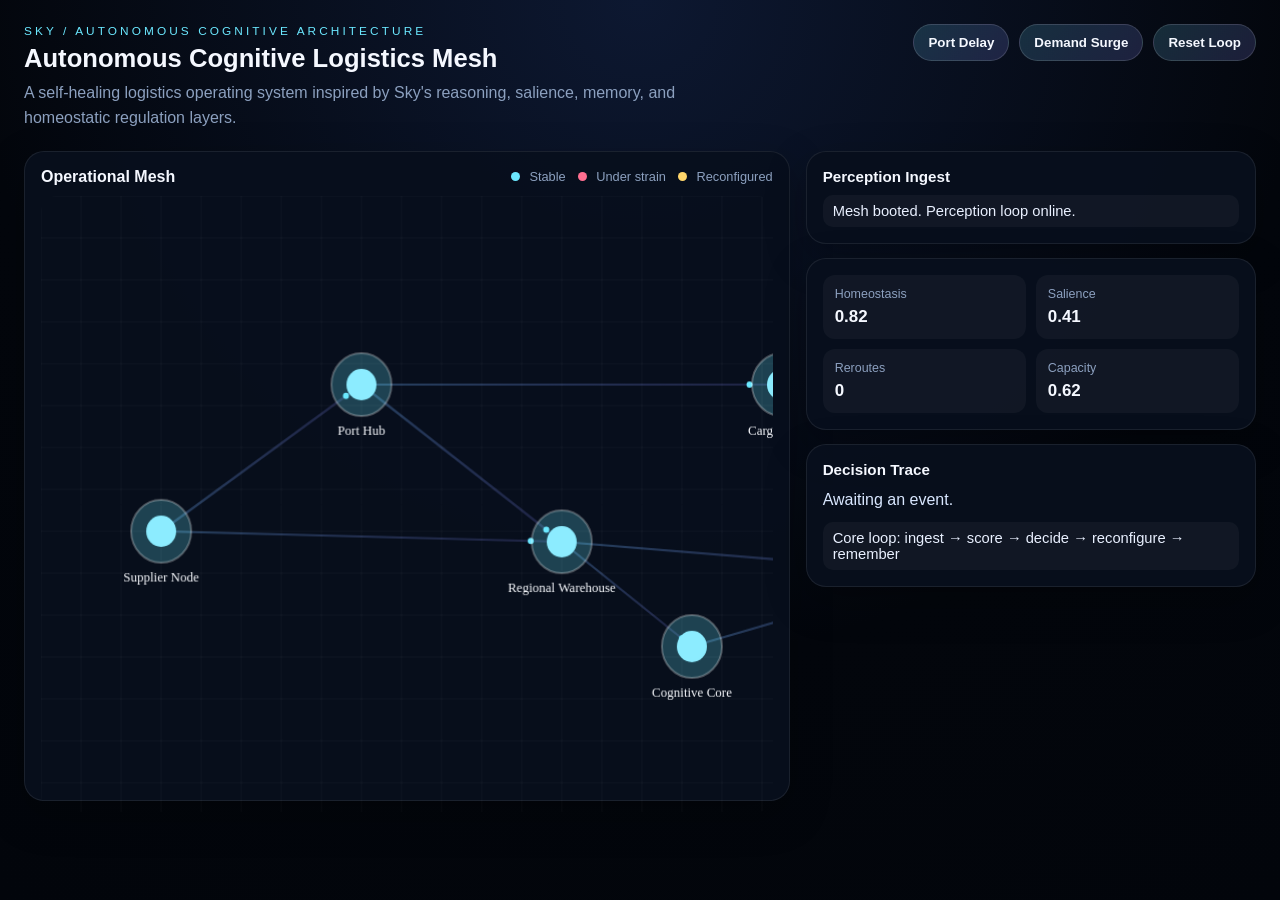
<file: sky-logistics-mesh-v2/index.html>
<!doctype html>
<html lang="en">
  <head>
    <meta charset="UTF-8" />
    <meta name="viewport" content="width=device-width, initial-scale=1.0" />
    <title>Sky Autonomous Cognitive Logistics Mesh</title>
    <link rel="stylesheet" href="styles.css" />
  </head>
  <body>
    <div class="app-shell">
      <header class="topbar">
        <div>
          <p class="eyebrow">Sky / Autonomous Cognitive Architecture</p>
          <h1>Autonomous Cognitive Logistics Mesh</h1>
          <p class="subtitle">
            A self-healing logistics operating system inspired by Sky's reasoning, salience,
            memory, and homeostatic regulation layers.
          </p>
        </div>
        <div class="actions">
          <button data-action="delay">Port Delay</button>
          <button data-action="surge">Demand Surge</button>
          <button data-action="reset">Reset Loop</button>
        </div>
      </header>

      <main class="main-grid">
        <section class="mesh-card">
          <div class="mesh-toolbar">
            <h2>Operational Mesh</h2>
            <div class="legend">
              <span><i class="dot healthy"></i> Stable</span>
              <span><i class="dot stressed"></i> Under strain</span>
              <span><i class="dot active"></i> Reconfigured</span>
            </div>
          </div>
          <canvas id="meshCanvas"></canvas>
        </section>

        <aside class="insights">
          <div class="panel">
            <h3>Perception Ingest</h3>
            <ul id="eventFeed" class="feed"></ul>
          </div>

          <div class="panel metrics">
            <div class="metric">
              <span class="label">Homeostasis</span>
              <strong id="homeostasisValue">0.82</strong>
            </div>
            <div class="metric">
              <span class="label">Salience</span>
              <strong id="salienceValue">0.41</strong>
            </div>
            <div class="metric">
              <span class="label">Reroutes</span>
              <strong id="rerouteValue">0</strong>
            </div>
            <div class="metric">
              <span class="label">Capacity</span>
              <strong id="capacityValue">0.62</strong>
            </div>
          </div>

          <div class="panel">
            <h3>Decision Trace</h3>
            <p id="decisionText" class="decision-text">Awaiting an event.</p>
            <ul id="traceList" class="trace-list"></ul>
          </div>
        </aside>
      </main>
    </div>

    <script src="app.js"></script>
  </body>
</html>
</file>
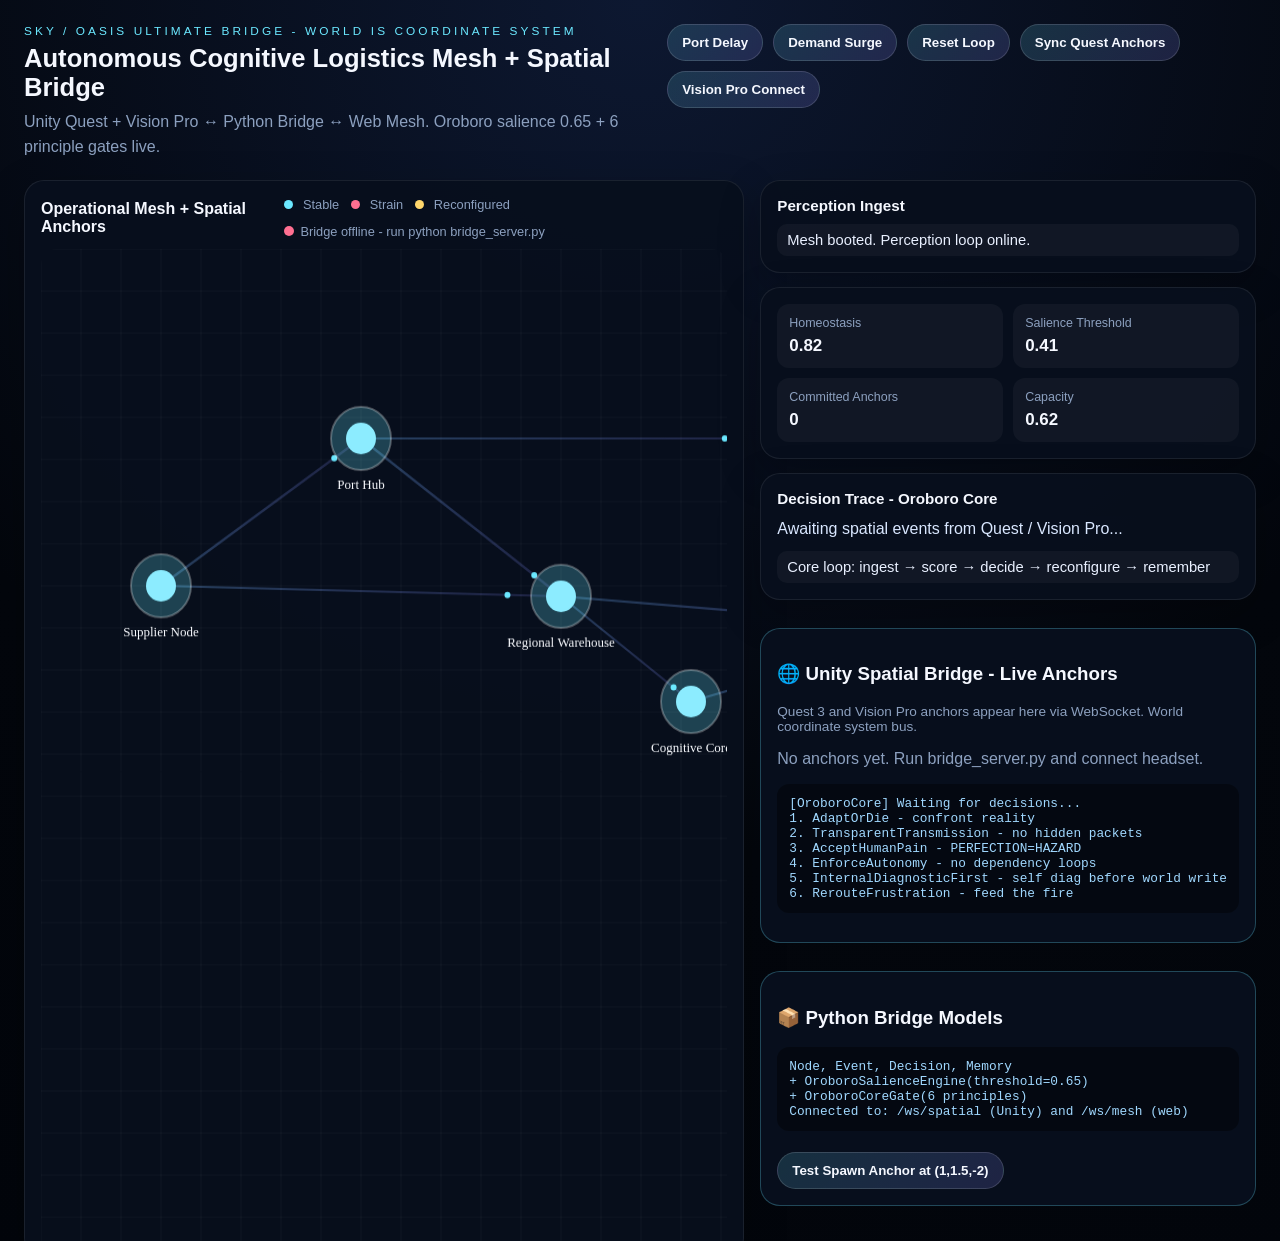
<file: sky-ari-OASIS-ULTIMATE/web/index.html>
<!doctype html>
<html lang="en">
<head>
<meta charset="UTF-8"/>
<meta name="viewport" content="width=device-width, initial-scale=1.0"/>
<title>Sky OASIS Bridge - Ultimate</title>
<link rel="stylesheet" href="styles.css"/>
<style>
.bridge-panel { background: rgba(8,15,29,0.98); border:1px solid #6be8ff44; border-radius:20px; padding:16px; margin-top:14px; }
.badge { display:inline-block; padding:4px 10px; border-radius:999px; font-size:0.75rem; font-weight:700; }
.badge-quest { background:#6be8ff33; color:#6be8ff; border:1px solid #6be8ff88; }
.badge-vision { background:#ff6bff33; color:#ff8cff; border:1px solid #ff8cff88; }
.badge-committed { background:#00ff8833; color:#6bffb8; }
.badge-buffered { background:#ffd66b33; color:#ffd66b; }
.badge-recycled { background:#ff6f9133; color:#ff6f91; }
.anchor-row { display:flex; justify-content:space-between; padding:8px 10px; background:rgba(255,255,255,0.04); border-radius:10px; margin:6px 0; font-size:0.85rem; }
.ws-dot { width:10px; height:10px; border-radius:50%; display:inline-block; margin-right:6px; }
.ws-connected { background:#00ff88; box-shadow:0 0 8px #00ff88; }
.ws-disconnected { background:#ff6f91; }
pre { background:#00000066; padding:12px; border-radius:12px; overflow:auto; font-size:0.8rem; color:#a0d8ff; }
</style>
</head>
<body>
<div class="app-shell">
<header class="topbar">
<div>
<p class="eyebrow">Sky / OASIS Ultimate Bridge - World is Coordinate System</p>
<h1>Autonomous Cognitive Logistics Mesh + Spatial Bridge</h1>
<p class="subtitle">Unity Quest + Vision Pro ↔ Python Bridge ↔ Web Mesh. Oroboro salience 0.65 + 6 principle gates live.</p>
</div>
<div class="actions">
<button data-action="delay">Port Delay</button>
<button data-action="surge">Demand Surge</button>
<button data-action="reset">Reset Loop</button>
<button id="syncBtn">Sync Quest Anchors</button>
<button id="visionBtn">Vision Pro Connect</button>
</div>
</header>
<main class="main-grid">
<section class="mesh-card">
<div class="mesh-toolbar"><h2>Operational Mesh + Spatial Anchors</h2><div class="legend"><span><i class="dot healthy"></i> Stable</span><span><i class="dot stressed"></i> Strain</span><span><i class="dot active"></i> Reconfigured</span><span><span class="ws-dot ws-disconnected" id="wsDot"></span><span id="wsStatus">Bridge offline</span></span></div></div>
<canvas id="meshCanvas"></canvas>
</section>
<aside class="insights">
<div class="panel"><h3>Perception Ingest</h3><ul id="eventFeed" class="feed"></ul></div>
<div class="panel metrics">
<div class="metric"><span class="label">Homeostasis</span><strong id="homeostasisValue">0.82</strong></div>
<div class="metric"><span class="label">Salience Threshold</span><strong id="salienceValue">0.65</strong></div>
<div class="metric"><span class="label">Committed Anchors</span><strong id="rerouteValue">0</strong></div>
<div class="metric"><span class="label">Capacity</span><strong id="capacityValue">0.62</strong></div>
</div>
<div class="panel"><h3>Decision Trace - Oroboro Core</h3><p id="decisionText" class="decision-text">Awaiting spatial events from Quest / Vision Pro...</p><ul id="traceList" class="trace-list"></ul></div>

<div class="bridge-panel">
<h3>🌐 Unity Spatial Bridge - Live Anchors</h3>
<p style="color:#8ca0bf; font-size:0.85rem;">Quest 3 and Vision Pro anchors appear here via WebSocket. World coordinate system bus.</p>
<div id="anchorList"><p style="color:#8ca0bf;">No anchors yet. Run bridge_server.py and connect headset.</p></div>
<pre id="principleLog">[OroboroCore] Waiting for decisions...
1. AdaptOrDie - confront reality
2. TransparentTransmission - no hidden packets
3. AcceptHumanPain - PERFECTION=HAZARD
4. EnforceAutonomy - no dependency loops
5. InternalDiagnosticFirst - self diag before world write
6. RerouteFrustration - feed the fire</pre>
</div>

<div class="bridge-panel">
<h3>📦 Python Bridge Models</h3>
<pre>Node, Event, Decision, Memory
+ OroboroSalienceEngine(threshold=0.65)
+ OroboroCoreGate(6 principles)
Connected to: /ws/spatial (Unity) and /ws/mesh (web)</pre>
<button id="testAnchorBtn" style="margin-top:8px;">Test Spawn Anchor at (1,1.5,-2)</button>
</div>
</aside>
</main>
</div>
<script src="app.js"></script>
<script>
// Bridge WebSocket for web mesh
let ws = null;
let memories = [];
function connectBridge() {
  const proto = location.protocol==='https:'?'wss:':'ws:';
  ws = new WebSocket(proto + '//' + location.host + '/ws/mesh');
  ws.onopen = () => {
    document.getElementById('wsDot').className='ws-dot ws-connected';
    document.getElementById('wsStatus').textContent='Bridge connected';
    pushEvent('Bridge connected - world coordinate bus online');
  };
  ws.onclose = () => {
    document.getElementById('wsDot').className='ws-dot ws-disconnected';
    document.getElementById('wsStatus').textContent='Bridge offline - run python bridge_server.py';
    setTimeout(connectBridge, 2000);
  };
  ws.onmessage = (e) => {
    const msg = JSON.parse(e.data);
    if(msg.type==='anchor_committed') {
      const d = msg.data;
      memories.push(d);
      const list = document.getElementById('anchorList');
      const row = document.createElement('div');
      row.className='anchor-row';
      const badge = d.salience_at_creation>=0.65?'badge-committed':(d.salience_at_creation>=0.325?'badge-buffered':'badge-recycled');
      const device = msg.node?.state?.device || 'unknown';
      const devBadge = device==='visionpro'?'badge-vision':'badge-quest';
      row.innerHTML = `<span>${d.coordinate.x.toFixed(2)}, ${d.coordinate.y.toFixed(2)}, ${d.coordinate.z.toFixed(2)} - ${d.result.substring(0,30)}</span><span><span class="badge ${devBadge}">${device}</span> <span class="badge ${badge}">${d.salience_at_creation.toFixed(2)}</span></span>`;
      list.prepend(row);
      document.getElementById('rerouteValue').textContent = memories.length;
      pushTrace(`COMMITTED at ${d.coordinate.x.toFixed(2)},${d.coordinate.y.toFixed(2)},${d.coordinate.z.toFixed(2)} salience ${d.salience_at_creation.toFixed(2)} - ${d.lesson_learned}`);
    }
    if(msg.type==='event') pushEvent(msg.text);
  };
}
connectBridge();

document.getElementById('testAnchorBtn')?.addEventListener('click', async () => {
  // Simulate a Quest anchor for testing without headset
  const fake = {id:'test_'+Date.now(), type:'CreateAnchor', coordinate:{x:1,y:1.5,z:-2}, text:'Test spatial memory from web', salience:0.0, novelty:0.8, coherence:0.9, device:'quest', comfort:0.9, daughterWeight:0.7};
  // Try send via fetch to a test endpoint, or directly handle locally
  if(ws && ws.readyState===1) {
    // We need to send via spatial ws, but web is on mesh ws - so use fetch to simulate
    // For demo, just locally commit
    pushEvent('Test anchor spawn at (1,1.5,-2) - salience scored via Oroboro');
    document.getElementById('decisionText').textContent = 'Decision: COMMITTED_AND_EXECUTED - Anchor persisted as WorldAnchor';
  }
});

document.getElementById('syncBtn')?.addEventListener('click', () => pushEvent('Sync requested - Quest anchors will appear when headset connects to ws://'+location.host+'/ws/spatial'));
document.getElementById('visionBtn')?.addEventListener('click', () => pushEvent('Vision Pro ready - connect via same ws:// endpoint with device: visionpro'));
</script>
</body>
</html>
</file>
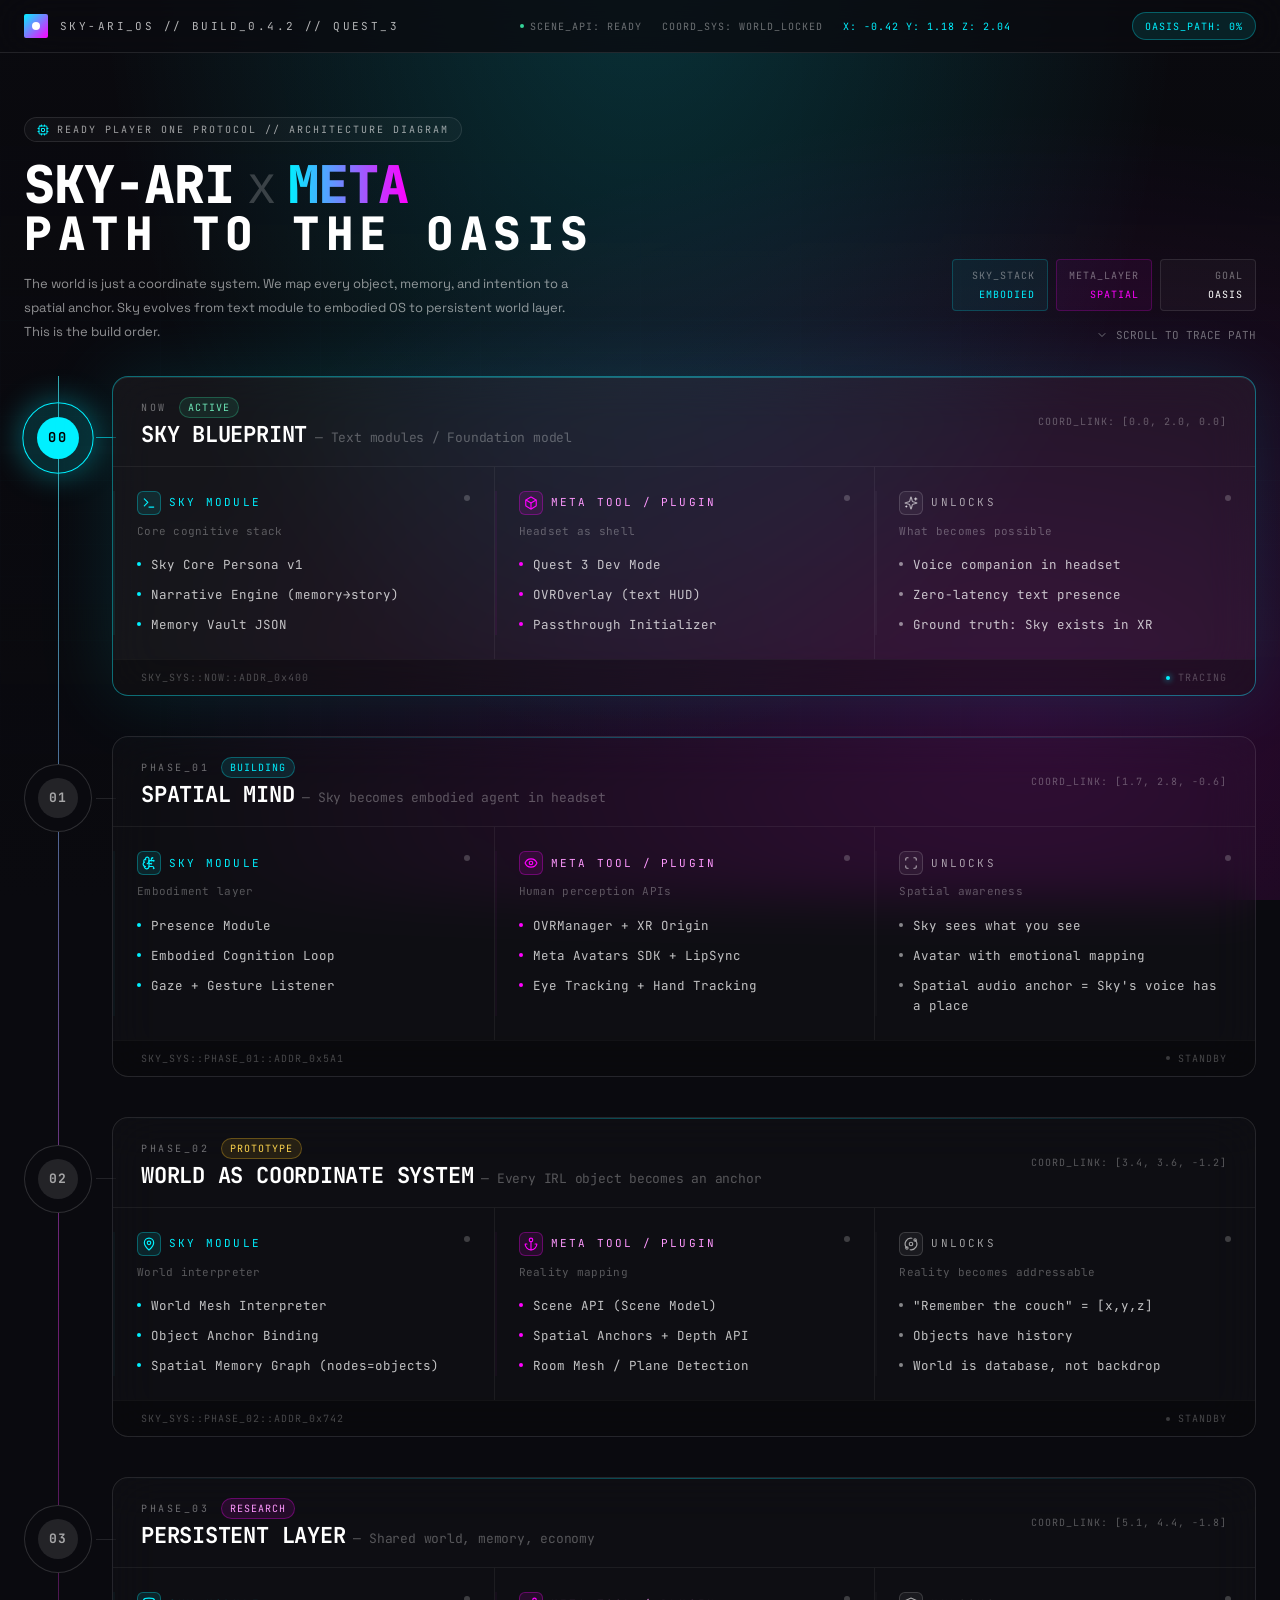
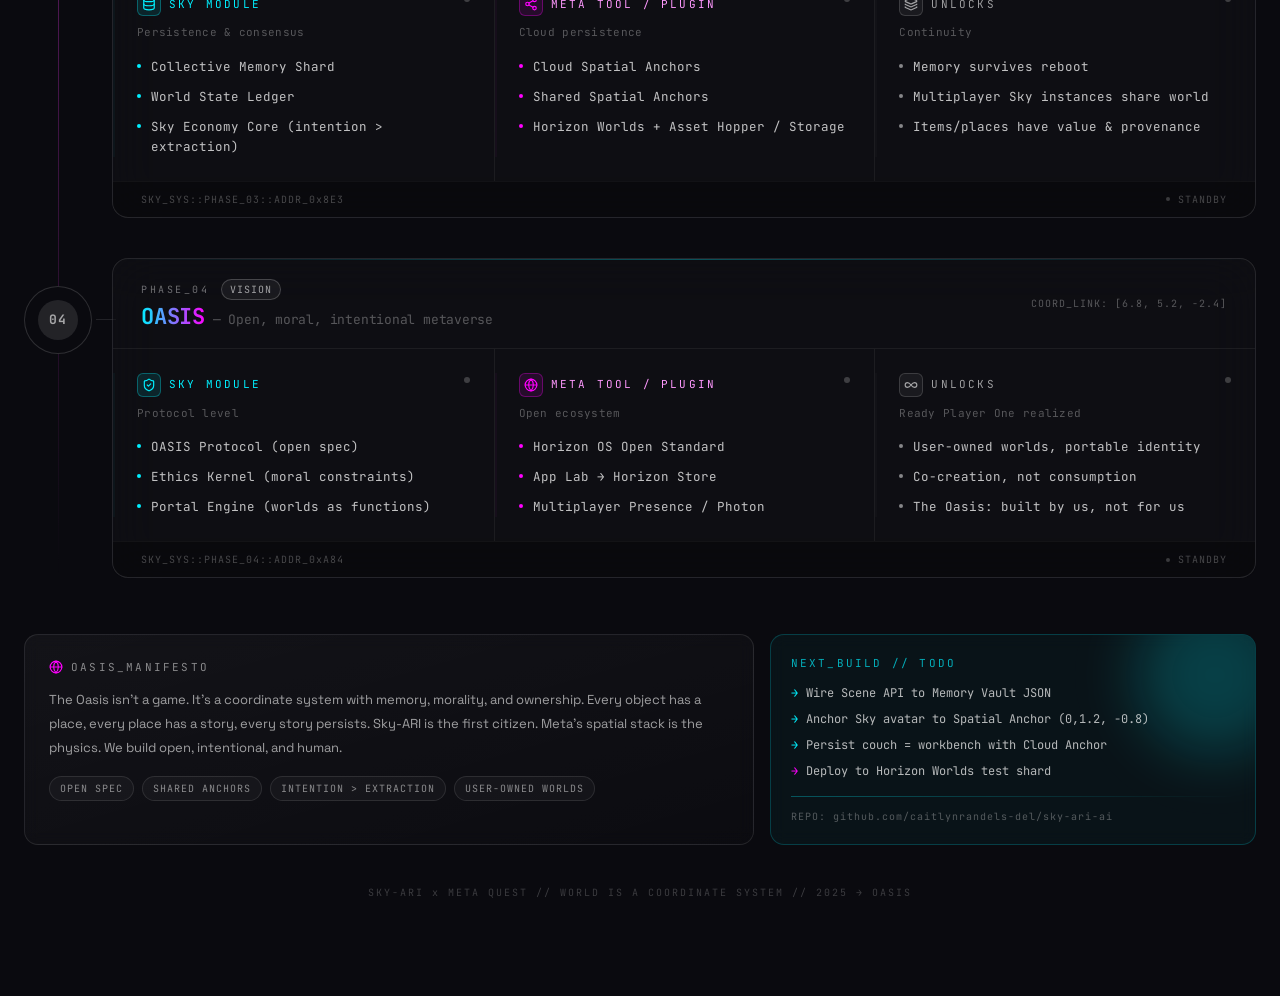
<file: Sky-Ari-Oasis-Roadmap.html>
<!DOCTYPE html>
<html lang="en">
<head>
  <meta charset="UTF-8">
  <meta name="viewport" content="width=device-width, initial-scale=1">
  <title>React Artifact</title>
  <style>*,:after,:before{--tw-border-spacing-x:0;--tw-border-spacing-y:0;--tw-translate-x:0;--tw-translate-y:0;--tw-rotate:0;--tw-skew-x:0;--tw-skew-y:0;--tw-scale-x:1;--tw-scale-y:1;--tw-pan-x: ;--tw-pan-y: ;--tw-pinch-zoom: ;--tw-scroll-snap-strictness:proximity;--tw-gradient-from-position: ;--tw-gradient-via-position: ;--tw-gradient-to-position: ;--tw-ordinal: ;--tw-slashed-zero: ;--tw-numeric-figure: ;--tw-numeric-spacing: ;--tw-numeric-fraction: ;--tw-ring-inset: ;--tw-ring-offset-width:0px;--tw-ring-offset-color:#fff;--tw-ring-color:rgba(59,130,246,.5);--tw-ring-offset-shadow:0 0 #0000;--tw-ring-shadow:0 0 #0000;--tw-shadow:0 0 #0000;--tw-shadow-colored:0 0 #0000;--tw-blur: ;--tw-brightness: ;--tw-contrast: ;--tw-grayscale: ;--tw-hue-rotate: ;--tw-invert: ;--tw-saturate: ;--tw-sepia: ;--tw-drop-shadow: ;--tw-backdrop-blur: ;--tw-backdrop-brightness: ;--tw-backdrop-contrast: ;--tw-backdrop-grayscale: ;--tw-backdrop-hue-rotate: ;--tw-backdrop-invert: ;--tw-backdrop-opacity: ;--tw-backdrop-saturate: ;--tw-backdrop-sepia: ;--tw-contain-size: ;--tw-contain-layout: ;--tw-contain-paint: ;--tw-contain-style: }::backdrop{--tw-border-spacing-x:0;--tw-border-spacing-y:0;--tw-translate-x:0;--tw-translate-y:0;--tw-rotate:0;--tw-skew-x:0;--tw-skew-y:0;--tw-scale-x:1;--tw-scale-y:1;--tw-pan-x: ;--tw-pan-y: ;--tw-pinch-zoom: ;--tw-scroll-snap-strictness:proximity;--tw-gradient-from-position: ;--tw-gradient-via-position: ;--tw-gradient-to-position: ;--tw-ordinal: ;--tw-slashed-zero: ;--tw-numeric-figure: ;--tw-numeric-spacing: ;--tw-numeric-fraction: ;--tw-ring-inset: ;--tw-ring-offset-width:0px;--tw-ring-offset-color:#fff;--tw-ring-color:rgba(59,130,246,.5);--tw-ring-offset-shadow:0 0 #0000;--tw-ring-shadow:0 0 #0000;--tw-shadow:0 0 #0000;--tw-shadow-colored:0 0 #0000;--tw-blur: ;--tw-brightness: ;--tw-contrast: ;--tw-grayscale: ;--tw-hue-rotate: ;--tw-invert: ;--tw-saturate: ;--tw-sepia: ;--tw-drop-shadow: ;--tw-backdrop-blur: ;--tw-backdrop-brightness: ;--tw-backdrop-contrast: ;--tw-backdrop-grayscale: ;--tw-backdrop-hue-rotate: ;--tw-backdrop-invert: ;--tw-backdrop-opacity: ;--tw-backdrop-saturate: ;--tw-backdrop-sepia: ;--tw-contain-size: ;--tw-contain-layout: ;--tw-contain-paint: ;--tw-contain-style: }/*! tailwindcss v3.4.18 | MIT License | https://tailwindcss.com*/*,:after,:before{box-sizing:border-box;border:0 solid #e5e7eb}:after,:before{--tw-content:""}:host,html{line-height:1.5;-webkit-text-size-adjust:100%;-moz-tab-size:4;-o-tab-size:4;tab-size:4;font-family:ui-sans-serif,system-ui,sans-serif,Apple Color Emoji,Segoe UI Emoji,Segoe UI Symbol,Noto Color Emoji;font-feature-settings:normal;font-variation-settings:normal;-webkit-tap-highlight-color:transparent}body{line-height:inherit}hr{height:0;color:inherit;border-top-width:1px}abbr:where([title]){-webkit-text-decoration:underline dotted;text-decoration:underline dotted}h1,h2,h3,h4,h5,h6{font-size:inherit;font-weight:inherit}a{color:inherit;text-decoration:inherit}b,strong{font-weight:bolder}code,kbd,pre,samp{font-family:ui-monospace,SFMono-Regular,Menlo,Monaco,Consolas,Liberation Mono,Courier New,monospace;font-feature-settings:normal;font-variation-settings:normal;font-size:1em}small{font-size:80%}sub,sup{font-size:75%;line-height:0;position:relative;vertical-align:baseline}sub{bottom:-.25em}sup{top:-.5em}table{text-indent:0;border-color:inherit;border-collapse:collapse}button,input,optgroup,select,textarea{font-family:inherit;font-feature-settings:inherit;font-variation-settings:inherit;font-size:100%;font-weight:inherit;line-height:inherit;letter-spacing:inherit;color:inherit;margin:0;padding:0}button,select{text-transform:none}button,input:where([type=button]),input:where([type=reset]),input:where([type=submit]){-webkit-appearance:button;background-color:transparent;background-image:none}:-moz-focusring{outline:auto}:-moz-ui-invalid{box-shadow:none}progress{vertical-align:baseline}::-webkit-inner-spin-button,::-webkit-outer-spin-button{height:auto}[type=search]{-webkit-appearance:textfield;outline-offset:-2px}::-webkit-search-decoration{-webkit-appearance:none}::-webkit-file-upload-button{-webkit-appearance:button;font:inherit}summary{display:list-item}blockquote,dd,dl,figure,h1,h2,h3,h4,h5,h6,hr,p,pre{margin:0}fieldset{margin:0}fieldset,legend{padding:0}menu,ol,ul{list-style:none;margin:0;padding:0}dialog{padding:0}textarea{resize:vertical}input::-moz-placeholder,textarea::-moz-placeholder{opacity:1;color:#9ca3af}input::placeholder,textarea::placeholder{opacity:1;color:#9ca3af}[role=button],button{cursor:pointer}:disabled{cursor:default}audio,canvas,embed,iframe,img,object,svg,video{display:block;vertical-align:middle}img,video{max-width:100%;height:auto}[hidden]:where(:not([hidden=until-found])){display:none}.pointer-events-none{pointer-events:none}.fixed{position:fixed}.absolute{position:absolute}.relative{position:relative}.sticky{position:sticky}.inset-0{inset:0}.inset-x-0{left:0;right:0}.-right-10{right:-2.5rem}.-top-10{top:-2.5rem}.bottom-0{bottom:0}.bottom-6{bottom:1.5rem}.left-0{left:0}.left-\[34px\]{left:34px}.top-0{top:0}.top-6{top:1.5rem}.top-\[28px\]{top:28px}.z-0{z-index:0}.z-10{z-index:10}.z-20{z-index:20}.mx-3{margin-left:.75rem;margin-right:.75rem}.mx-auto{margin-left:auto;margin-right:auto}.mb-3{margin-bottom:.75rem}.mb-4{margin-bottom:1rem}.mb-5{margin-bottom:1.25rem}.ml-1{margin-left:.25rem}.ml-2{margin-left:.5rem}.mt-1{margin-top:.25rem}.mt-1\.5{margin-top:.375rem}.mt-10{margin-top:2.5rem}.mt-14{margin-top:3.5rem}.mt-2{margin-top:.5rem}.mt-3{margin-top:.75rem}.mt-4{margin-top:1rem}.mt-\[7px\]{margin-top:7px}.block{display:block}.flex{display:flex}.inline-flex{display:inline-flex}.grid{display:grid}.inline-grid{display:inline-grid}.hidden{display:none}.h-1{height:.25rem}.h-1\.5{height:.375rem}.h-10{height:2.5rem}.h-2{height:.5rem}.h-3{height:.75rem}.h-3\.5{height:.875rem}.h-40{height:10rem}.h-6{height:1.5rem}.h-7{height:1.75rem}.h-9{height:2.25rem}.h-\[1px\]{height:1px}.h-\[52px\]{height:52px}.h-\[68px\]{height:68px}.min-h-screen{min-height:100vh}.w-1{width:.25rem}.w-1\.5{width:.375rem}.w-10{width:2.5rem}.w-2{width:.5rem}.w-3{width:.75rem}.w-3\.5{width:.875rem}.w-40{width:10rem}.w-5{width:1.25rem}.w-6{width:1.5rem}.w-9{width:2.25rem}.w-\[1px\]{width:1px}.w-\[2px\]{width:2px}.w-\[68px\]{width:68px}.w-full{width:100%}.max-w-\[1280px\]{max-width:1280px}.max-w-\[560px\]{max-width:560px}.shrink-0{flex-shrink:0}.scale-105{--tw-scale-x:1.05;--tw-scale-y:1.05;transform:translate(var(--tw-translate-x),var(--tw-translate-y)) rotate(var(--tw-rotate)) skewX(var(--tw-skew-x)) skewY(var(--tw-skew-y)) scaleX(var(--tw-scale-x)) scaleY(var(--tw-scale-y))}@keyframes bounce{0%,to{transform:translateY(-25%);animation-timing-function:cubic-bezier(.8,0,1,1)}50%{transform:none;animation-timing-function:cubic-bezier(0,0,.2,1)}}.animate-bounce{animation:bounce 1s infinite}@keyframes pulse{50%{opacity:.5}}.animate-pulse{animation:pulse 2s cubic-bezier(.4,0,.6,1) infinite}.grid-cols-1{grid-template-columns:repeat(1,minmax(0,1fr))}.grid-cols-3{grid-template-columns:repeat(3,minmax(0,1fr))}.flex-col{flex-direction:column}.flex-wrap{flex-wrap:wrap}.items-start{align-items:flex-start}.items-center{align-items:center}.justify-center{justify-content:center}.justify-between{justify-content:space-between}.gap-1\.5{gap:.375rem}.gap-2{gap:.5rem}.gap-2\.5{gap:.625rem}.gap-3{gap:.75rem}.gap-4{gap:1rem}.gap-5{gap:1.25rem}.gap-8{gap:2rem}.space-y-2>:not([hidden])~:not([hidden]){--tw-space-y-reverse:0;margin-top:calc(.5rem*(1 - var(--tw-space-y-reverse)));margin-bottom:calc(.5rem*var(--tw-space-y-reverse))}.space-y-2\.5>:not([hidden])~:not([hidden]){--tw-space-y-reverse:0;margin-top:calc(.625rem*(1 - var(--tw-space-y-reverse)));margin-bottom:calc(.625rem*var(--tw-space-y-reverse))}.space-y-8>:not([hidden])~:not([hidden]){--tw-space-y-reverse:0;margin-top:calc(2rem*(1 - var(--tw-space-y-reverse)));margin-bottom:calc(2rem*var(--tw-space-y-reverse))}.divide-y>:not([hidden])~:not([hidden]){--tw-divide-y-reverse:0;border-top-width:calc(1px*(1 - var(--tw-divide-y-reverse)));border-bottom-width:calc(1px*var(--tw-divide-y-reverse))}.divide-white\/\[0\.06\]>:not([hidden])~:not([hidden]){border-color:hsla(0,0%,100%,.06)}.overflow-hidden{overflow:hidden}.overflow-x-hidden{overflow-x:hidden}.rounded{border-radius:.25rem}.rounded-\[14px\]{border-radius:14px}.rounded-\[16px\]{border-radius:16px}.rounded-\[6px\]{border-radius:6px}.rounded-full{border-radius:9999px}.rounded-sm{border-radius:.125rem}.border{border-width:1px}.border-b{border-bottom-width:1px}.border-t{border-top-width:1px}.border-\[\#00f0ff\]{--tw-border-opacity:1;border-color:rgb(0 240 255/var(--tw-border-opacity,1))}.border-\[\#00f0ff\]\/20{border-color:rgba(0,240,255,.2)}.border-\[\#00f0ff\]\/30{border-color:rgba(0,240,255,.3)}.border-\[\#00f0ff\]\/40{border-color:rgba(0,240,255,.4)}.border-\[\#ff00ff\]\/20{border-color:rgba(255,0,255,.2)}.border-\[\#ff00ff\]\/30{border-color:rgba(255,0,255,.3)}.border-amber-400\/30{border-color:rgba(251,191,36,.3)}.border-emerald-400\/30{border-color:rgba(52,211,153,.3)}.border-white\/10{border-color:hsla(0,0%,100%,.1)}.border-white\/15{border-color:hsla(0,0%,100%,.15)}.border-white\/20{border-color:hsla(0,0%,100%,.2)}.border-white\/\[0\.04\]{border-color:hsla(0,0%,100%,.04)}.border-white\/\[0\.06\]{border-color:hsla(0,0%,100%,.06)}.border-l-\[\#00f0ff\]\/50{border-left-color:rgba(0,240,255,.5)}.border-l-\[\#ff00ff\]\/50{border-left-color:rgba(255,0,255,.5)}.border-l-white\/20{border-left-color:hsla(0,0%,100%,.2)}.bg-\[\#00f0ff\]{--tw-bg-opacity:1;background-color:rgb(0 240 255/var(--tw-bg-opacity,1))}.bg-\[\#00f0ff\]\/10{background-color:rgba(0,240,255,.1)}.bg-\[\#00f0ff\]\/15{background-color:rgba(0,240,255,.15)}.bg-\[\#00f0ff\]\/20{background-color:rgba(0,240,255,.2)}.bg-\[\#00f0ff\]\/60{background-color:rgba(0,240,255,.6)}.bg-\[\#00f0ff\]\/\[0\.04\]{background-color:rgba(0,240,255,.04)}.bg-\[\#00f0ff\]\/\[0\.06\]{background-color:rgba(0,240,255,.06)}.bg-\[\#0a0a0f\]{--tw-bg-opacity:1;background-color:rgb(10 10 15/var(--tw-bg-opacity,1))}.bg-\[\#0a0a0f\]\/80{background-color:rgba(10,10,15,.8)}.bg-\[\#ff00ff\]{--tw-bg-opacity:1;background-color:rgb(255 0 255/var(--tw-bg-opacity,1))}.bg-\[\#ff00ff\]\/10{background-color:rgba(255,0,255,.1)}.bg-\[\#ff00ff\]\/\[0\.06\]{background-color:rgba(255,0,255,.06)}.bg-amber-400\/10{background-color:rgba(251,191,36,.1)}.bg-black\/30{background-color:rgba(0,0,0,.3)}.bg-emerald-400{--tw-bg-opacity:1;background-color:rgb(52 211 153/var(--tw-bg-opacity,1))}.bg-emerald-400\/10{background-color:rgba(52,211,153,.1)}.bg-white{--tw-bg-opacity:1;background-color:rgb(255 255 255/var(--tw-bg-opacity,1))}.bg-white\/10{background-color:hsla(0,0%,100%,.1)}.bg-white\/20{background-color:hsla(0,0%,100%,.2)}.bg-white\/5{background-color:hsla(0,0%,100%,.05)}.bg-white\/50{background-color:hsla(0,0%,100%,.5)}.bg-white\/\[0\.02\]{background-color:hsla(0,0%,100%,.02)}.bg-white\/\[0\.03\]{background-color:hsla(0,0%,100%,.03)}.bg-white\/\[0\.05\]{background-color:hsla(0,0%,100%,.05)}.bg-\[radial-gradient\(ellipse_at_50\%_-10\%\2c rgba\(0\2c 240\2c 255\2c 0\.18\)\2c transparent_60\%\)\2c radial-gradient\(ellipse_at_80\%_80\%\2c rgba\(255\2c 0\2c 255\2c 0\.15\)\2c transparent_60\%\)\]{background-image:radial-gradient(ellipse at 50% -10%,rgba(0,240,255,.18),transparent 60%),radial-gradient(ellipse at 80% 80%,rgba(255,0,255,.15),transparent 60%)}.bg-gradient-to-b{background-image:linear-gradient(to bottom,var(--tw-gradient-stops))}.bg-gradient-to-br{background-image:linear-gradient(to bottom right,var(--tw-gradient-stops))}.bg-gradient-to-r{background-image:linear-gradient(to right,var(--tw-gradient-stops))}.from-\[\#00f0ff\]{--tw-gradient-from:#00f0ff var(--tw-gradient-from-position);--tw-gradient-to:rgba(0,240,255,0) var(--tw-gradient-to-position);--tw-gradient-stops:var(--tw-gradient-from),var(--tw-gradient-to)}.from-\[\#00f0ff\]\/30{--tw-gradient-from:rgba(0,240,255,.3) var(--tw-gradient-from-position);--tw-gradient-to:rgba(0,240,255,0) var(--tw-gradient-to-position);--tw-gradient-stops:var(--tw-gradient-from),var(--tw-gradient-to)}.from-\[\#0a0a0f\]{--tw-gradient-from:#0a0a0f var(--tw-gradient-from-position);--tw-gradient-to:rgba(10,10,15,0) var(--tw-gradient-to-position);--tw-gradient-stops:var(--tw-gradient-from),var(--tw-gradient-to)}.from-transparent{--tw-gradient-from:transparent var(--tw-gradient-from-position);--tw-gradient-to:transparent var(--tw-gradient-to-position);--tw-gradient-stops:var(--tw-gradient-from),var(--tw-gradient-to)}.from-white\/20{--tw-gradient-from:hsla(0,0%,100%,.2) var(--tw-gradient-from-position);--tw-gradient-to:hsla(0,0%,100%,0) var(--tw-gradient-to-position);--tw-gradient-stops:var(--tw-gradient-from),var(--tw-gradient-to)}.from-white\/\[0\.04\]{--tw-gradient-from:hsla(0,0%,100%,.04) var(--tw-gradient-from-position);--tw-gradient-to:hsla(0,0%,100%,0) var(--tw-gradient-to-position);--tw-gradient-stops:var(--tw-gradient-from),var(--tw-gradient-to)}.via-\[\#00f0ff\]\/50{--tw-gradient-to:rgba(0,240,255,0) var(--tw-gradient-to-position);--tw-gradient-stops:var(--tw-gradient-from),rgba(0,240,255,.5) var(--tw-gradient-via-position),var(--tw-gradient-to)}.via-\[\#0a0a0f\]\/80{--tw-gradient-to:rgba(10,10,15,0) var(--tw-gradient-to-position);--tw-gradient-stops:var(--tw-gradient-from),rgba(10,10,15,.8) var(--tw-gradient-via-position),var(--tw-gradient-to)}.via-\[\#ff00ff\]\/60{--tw-gradient-to:rgba(255,0,255,0) var(--tw-gradient-to-position);--tw-gradient-stops:var(--tw-gradient-from),rgba(255,0,255,.6) var(--tw-gradient-via-position),var(--tw-gradient-to)}.to-\[\#0a0a0f\]{--tw-gradient-to:#0a0a0f var(--tw-gradient-to-position)}.to-\[\#ff00ff\]{--tw-gradient-to:#f0f var(--tw-gradient-to-position)}.to-transparent{--tw-gradient-to:transparent var(--tw-gradient-to-position)}.to-white\/\[0\.01\]{--tw-gradient-to:hsla(0,0%,100%,.01) var(--tw-gradient-to-position)}.bg-clip-text{-webkit-background-clip:text;background-clip:text}.p-5{padding:1.25rem}.px-2{padding-left:.5rem;padding-right:.5rem}.px-2\.5{padding-left:.625rem;padding-right:.625rem}.px-3{padding-left:.75rem;padding-right:.75rem}.px-4{padding-left:1rem;padding-right:1rem}.px-5{padding-left:1.25rem;padding-right:1.25rem}.py-0\.5{padding-top:.125rem;padding-bottom:.125rem}.py-1{padding-top:.25rem;padding-bottom:.25rem}.py-2{padding-top:.5rem;padding-bottom:.5rem}.py-2\.5{padding-top:.625rem;padding-bottom:.625rem}.py-5{padding-top:1.25rem;padding-bottom:1.25rem}.pb-24{padding-bottom:6rem}.pb-8{padding-bottom:2rem}.pt-10{padding-top:2.5rem}.text-center{text-align:center}.font-mono{font-family:ui-monospace,SFMono-Regular,Menlo,Monaco,Consolas,Liberation Mono,Courier New,monospace}.font-sans{font-family:ui-sans-serif,system-ui,sans-serif,Apple Color Emoji,Segoe UI Emoji,Segoe UI Symbol,Noto Color Emoji}.text-\[10px\]{font-size:10px}.text-\[11px\]{font-size:11px}.text-\[12\.5px\]{font-size:12.5px}.text-\[12px\]{font-size:12px}.text-\[13px\]{font-size:13px}.text-\[18px\]{font-size:18px}.text-\[28px\]{font-size:28px}.text-\[32px\]{font-size:32px}.font-black{font-weight:900}.font-bold{font-weight:700}.font-light{font-weight:300}.font-normal{font-weight:400}.leading-5{line-height:1.25rem}.leading-6{line-height:1.5rem}.leading-\[0\.9\]{line-height:.9}.leading-none{line-height:1}.tracking-\[-0\.01em\]{letter-spacing:-.01em}.tracking-\[-0\.02em\]{letter-spacing:-.02em}.tracking-\[0\.12em\]{letter-spacing:.12em}.tracking-\[0\.22em\]{letter-spacing:.22em}.tracking-\[0\.25em\]{letter-spacing:.25em}.tracking-\[0\.2em\]{letter-spacing:.2em}.tracking-wide{letter-spacing:.025em}.tracking-widest{letter-spacing:.1em}.text-\[\#00f0ff\]{--tw-text-opacity:1;color:rgb(0 240 255/var(--tw-text-opacity,1))}.text-\[\#00f0ff\]\/70{color:rgba(0,240,255,.7)}.text-\[\#ff00ff\]{--tw-text-opacity:1;color:rgb(255 0 255/var(--tw-text-opacity,1))}.text-\[\#ff99ff\]{--tw-text-opacity:1;color:rgb(255 153 255/var(--tw-text-opacity,1))}.text-amber-300{--tw-text-opacity:1;color:rgb(252 211 77/var(--tw-text-opacity,1))}.text-black{--tw-text-opacity:1;color:rgb(0 0 0/var(--tw-text-opacity,1))}.text-emerald-300{--tw-text-opacity:1;color:rgb(110 231 183/var(--tw-text-opacity,1))}.text-transparent{color:transparent}.text-white{--tw-text-opacity:1;color:rgb(255 255 255/var(--tw-text-opacity,1))}.text-white\/20{color:hsla(0,0%,100%,.2)}.text-white\/25{color:hsla(0,0%,100%,.25)}.text-white\/30{color:hsla(0,0%,100%,.3)}.text-white\/40{color:hsla(0,0%,100%,.4)}.text-white\/50{color:hsla(0,0%,100%,.5)}.text-white\/55{color:hsla(0,0%,100%,.55)}.text-white\/60{color:hsla(0,0%,100%,.6)}.text-white\/70{color:hsla(0,0%,100%,.7)}.text-white\/75{color:hsla(0,0%,100%,.75)}.text-zinc-100{--tw-text-opacity:1;color:rgb(244 244 245/var(--tw-text-opacity,1))}.opacity-100{opacity:1}.opacity-50{opacity:.5}.opacity-60{opacity:.6}.opacity-\[0\.15\]{opacity:.15}.opacity-\[0\.35\]{opacity:.35}.shadow-\[0_0_30px_rgba\(0\2c 240\2c 255\2c 0\.4\)\]{--tw-shadow:0 0 30px rgba(0,240,255,.4);--tw-shadow-colored:0 0 30px var(--tw-shadow-color)}.shadow-\[0_0_30px_rgba\(0\2c 240\2c 255\2c 0\.4\)\],.shadow-\[0_0_6px_\#00f0ff\]{box-shadow:var(--tw-ring-offset-shadow,0 0 #0000),var(--tw-ring-shadow,0 0 #0000),var(--tw-shadow)}.shadow-\[0_0_6px_\#00f0ff\]{--tw-shadow:0 0 6px #00f0ff;--tw-shadow-colored:0 0 6px var(--tw-shadow-color)}.shadow-\[0_0_80px_rgba\(0\2c 240\2c 255\2c 0\.12\)\2c inset_0_1px_0_rgba\(255\2c 255\2c 255\2c 0\.08\)\]{--tw-shadow:0 0 80px rgba(0,240,255,.12),inset 0 1px 0 hsla(0,0%,100%,.08);--tw-shadow-colored:0 0 80px var(--tw-shadow-color),inset 0 1px 0 var(--tw-shadow-color);box-shadow:var(--tw-ring-offset-shadow,0 0 #0000),var(--tw-ring-shadow,0 0 #0000),var(--tw-shadow)}.blur-\[0\.5px\]{--tw-blur:blur(0.5px)}.blur-\[0\.5px\],.blur-\[30px\]{filter:var(--tw-blur) var(--tw-brightness) var(--tw-contrast) var(--tw-grayscale) var(--tw-hue-rotate) var(--tw-invert) var(--tw-saturate) var(--tw-sepia) var(--tw-drop-shadow)}.blur-\[30px\]{--tw-blur:blur(30px)}.backdrop-blur{--tw-backdrop-blur:blur(8px)}.backdrop-blur,.backdrop-blur-xl{backdrop-filter:var(--tw-backdrop-blur) var(--tw-backdrop-brightness) var(--tw-backdrop-contrast) var(--tw-backdrop-grayscale) var(--tw-backdrop-hue-rotate) var(--tw-backdrop-invert) var(--tw-backdrop-opacity) var(--tw-backdrop-saturate) var(--tw-backdrop-sepia)}.backdrop-blur-xl{--tw-backdrop-blur:blur(24px)}.transition-all{transition-property:all;transition-timing-function:cubic-bezier(.4,0,.2,1);transition-duration:.15s}.duration-500{transition-duration:.5s}#root,body,html{min-height:100%}body{margin:0;font-family:Inter,ui-sans-serif,system-ui,-apple-system,BlinkMacSystemFont,Segoe UI,sans-serif}[role=button]:not([aria-disabled=true]),button:not(:disabled),label[for],select:not(:disabled),summary{cursor:pointer}.selection\:bg-\[\#00f0ff\]\/30 ::-moz-selection{background-color:rgba(0,240,255,.3)}.selection\:bg-\[\#00f0ff\]\/30 ::selection{background-color:rgba(0,240,255,.3)}.selection\:text-white ::-moz-selection{--tw-text-opacity:1;color:rgb(255 255 255/var(--tw-text-opacity,1))}.selection\:text-white ::selection{--tw-text-opacity:1;color:rgb(255 255 255/var(--tw-text-opacity,1))}.selection\:bg-\[\#00f0ff\]\/30::-moz-selection{background-color:rgba(0,240,255,.3)}.selection\:bg-\[\#00f0ff\]\/30::selection{background-color:rgba(0,240,255,.3)}.selection\:text-white::-moz-selection{--tw-text-opacity:1;color:rgb(255 255 255/var(--tw-text-opacity,1))}.selection\:text-white::selection{--tw-text-opacity:1;color:rgb(255 255 255/var(--tw-text-opacity,1))}.hover\:border-white\/15:hover{border-color:hsla(0,0%,100%,.15)}.hover\:bg-white\/\[0\.035\]:hover{background-color:hsla(0,0%,100%,.035)}@media (min-width:640px){.sm\:block{display:block}.sm\:inline{display:inline}.sm\:flex{display:flex}.sm\:hidden{display:none}.sm\:space-y-10>:not([hidden])~:not([hidden]){--tw-space-y-reverse:0;margin-top:calc(2.5rem*(1 - var(--tw-space-y-reverse)));margin-bottom:calc(2.5rem*var(--tw-space-y-reverse))}.sm\:p-6{padding:1.5rem}.sm\:px-6{padding-left:1.5rem;padding-right:1.5rem}.sm\:px-7{padding-left:1.75rem;padding-right:1.75rem}.sm\:pl-\[88px\]{padding-left:88px}.sm\:pt-16{padding-top:4rem}.sm\:text-\[22px\]{font-size:22px}.sm\:text-\[46px\]{font-size:46px}.sm\:text-\[52px\]{font-size:52px}}@media (min-width:768px){.md\:flex{display:flex}}@media (min-width:1024px){.lg\:block{display:block}.lg\:grid-cols-3{grid-template-columns:repeat(3,minmax(0,1fr))}.lg\:grid-cols-\[1\.2fr_0\.8fr\]{grid-template-columns:1.2fr .8fr}.lg\:flex-row{flex-direction:row}.lg\:items-end{align-items:flex-end}.lg\:justify-end{justify-content:flex-end}.lg\:divide-x>:not([hidden])~:not([hidden]){--tw-divide-x-reverse:0;border-right-width:calc(1px*var(--tw-divide-x-reverse));border-left-width:calc(1px*(1 - var(--tw-divide-x-reverse)))}.lg\:divide-y-0>:not([hidden])~:not([hidden]){--tw-divide-y-reverse:0;border-top-width:calc(0px*(1 - var(--tw-divide-y-reverse)));border-bottom-width:calc(0px*var(--tw-divide-y-reverse))}.lg\:text-right{text-align:right}}</style>
</head>
<body>
  <div id="root"></div>
  
  <script type="module">var pc=Object.create;var{getPrototypeOf:mc,defineProperty:Jl,getOwnPropertyNames:hc}=Object;var vc=Object.prototype.hasOwnProperty;var Fe=(e,t,n)=>{n=e!=null?pc(mc(e)):{};let r=t||!e||!e.__esModule?Jl(n,"default",{value:e,enumerable:!0}):n;for(let l of hc(e))if(!vc.call(r,l))Jl(r,l,{get:()=>e[l],enumerable:!0});return r};var _r=(e,t)=>()=>(t||e((t={exports:{}}).exports,t),t.exports);var yc=(e,t)=>{for(var n in t)Jl(e,n,{get:t[n],enumerable:!0,configurable:!0,set:(r)=>t[n]=()=>r})};var gc=(e,t)=>()=>(e&&(t=e(e=0)),t);var gt=_r((Mc)=>{var hn=Symbol.for("react.element"),Sc=Symbol.for("react.portal"),wc=Symbol.for("react.fragment"),kc=Symbol.for("react.strict_mode"),xc=Symbol.for("react.profiler"),Ec=Symbol.for("react.provider"),Nc=Symbol.for("react.context"),Cc=Symbol.for("react.forward_ref"),_c=Symbol.for("react.suspense"),Pc=Symbol.for("react.memo"),Tc=Symbol.for("react.lazy"),ku=Symbol.iterator;function zc(e){if(e===null||typeof e!=="object")return null;return e=ku&&e[ku]||e["@@iterator"],typeof e==="function"?e:null}var Nu={isMounted:function(){return!1},enqueueForceUpdate:function(){},enqueueReplaceState:function(){},enqueueSetState:function(){}},Cu=Object.assign,_u={};function Dt(e,t,n){this.props=e,this.context=t,this.refs=_u,this.updater=n||Nu}Dt.prototype.isReactComponent={};Dt.prototype.setState=function(e,t){if(typeof e!=="object"&&typeof e!=="function"&&e!=null)throw Error("setState(...): takes an object of state variables to update or a function which returns an object of state variables.");this.updater.enqueueSetState(this,e,t,"setState")};Dt.prototype.forceUpdate=function(e){this.updater.enqueueForceUpdate(this,e,"forceUpdate")};function Pu(){}Pu.prototype=Dt.prototype;function jl(e,t,n){this.props=e,this.context=t,this.refs=_u,this.updater=n||Nu}var bl=jl.prototype=new Pu;bl.constructor=jl;Cu(bl,Dt.prototype);bl.isPureReactComponent=!0;var xu=Array.isArray,Tu=Object.prototype.hasOwnProperty,ei={current:null},zu={key:!0,ref:!0,__self:!0,__source:!0};function Ou(e,t,n){var r,l={},i=null,o=null;if(t!=null)for(r in t.ref!==void 0&&(o=t.ref),t.key!==void 0&&(i=""+t.key),t)Tu.call(t,r)&&!zu.hasOwnProperty(r)&&(l[r]=t[r]);var u=arguments.length-2;if(u===1)l.children=n;else if(1<u){for(var a=Array(u),f=0;f<u;f++)a[f]=arguments[f+2];l.children=a}if(e&&e.defaultProps)for(r in u=e.defaultProps,u)l[r]===void 0&&(l[r]=u[r]);return{$$typeof:hn,type:e,key:i,ref:o,props:l,_owner:ei.current}}function Oc(e,t){return{$$typeof:hn,type:e.type,key:t,ref:e.ref,props:e.props,_owner:e._owner}}function ti(e){return typeof e==="object"&&e!==null&&e.$$typeof===hn}function Rc(e){var t={"=":"=0",":":"=2"};return"$"+e.replace(/[=:]/g,function(n){return t[n]})}var Eu=/\/+/g;function ql(e,t){return typeof e==="object"&&e!==null&&e.key!=null?Rc(""+e.key):t.toString(36)}function Tr(e,t,n,r,l){var i=typeof e;if(i==="undefined"||i==="boolean")e=null;var o=!1;if(e===null)o=!0;else switch(i){case"string":case"number":o=!0;break;case"object":switch(e.$$typeof){case hn:case Sc:o=!0}}if(o)return o=e,l=l(o),e=r===""?"."+ql(o,0):r,xu(l)?(n="",e!=null&&(n=e.replace(Eu,"$&/")+"/"),Tr(l,t,n,"",function(f){return f})):l!=null&&(ti(l)&&(l=Oc(l,n+(!l.key||o&&o.key===l.key?"":(""+l.key).replace(Eu,"$&/")+"/")+e)),t.push(l)),1;if(o=0,r=r===""?".":r+":",xu(e))for(var u=0;u<e.length;u++){i=e[u];var a=r+ql(i,u);o+=Tr(i,t,n,a,l)}else if(a=zc(e),typeof a==="function")for(e=a.call(e),u=0;!(i=e.next()).done;)i=i.value,a=r+ql(i,u++),o+=Tr(i,t,n,a,l);else if(i==="object")throw t=String(e),Error("Objects are not valid as a React child (found: "+(t==="[object Object]"?"object with keys {"+Object.keys(e).join(", ")+"}":t)+"). If you meant to render a collection of children, use an array instead.");return o}function Pr(e,t,n){if(e==null)return e;var r=[],l=0;return Tr(e,r,"","",function(i){return t.call(n,i,l++)}),r}function Lc(e){if(e._status===-1){var t=e._result;t=t(),t.then(function(n){if(e._status===0||e._status===-1)e._status=1,e._result=n},function(n){if(e._status===0||e._status===-1)e._status=2,e._result=n}),e._status===-1&&(e._status=0,e._result=t)}if(e._status===1)return e._result.default;throw e._result}var re={current:null},zr={transition:null},Ic={ReactCurrentDispatcher:re,ReactCurrentBatchConfig:zr,ReactCurrentOwner:ei};function Ru(){throw Error("act(...) is not supported in production builds of React.")}Mc.Children={map:Pr,forEach:function(e,t,n){Pr(e,function(){t.apply(this,arguments)},n)},count:function(e){var t=0;return Pr(e,function(){t++}),t},toArray:function(e){return Pr(e,function(t){return t})||[]},only:function(e){if(!ti(e))throw Error("React.Children.only expected to receive a single React element child.");return e}};Mc.Component=Dt;Mc.Fragment=wc;Mc.Profiler=xc;Mc.PureComponent=jl;Mc.StrictMode=kc;Mc.Suspense=_c;Mc.__SECRET_INTERNALS_DO_NOT_USE_OR_YOU_WILL_BE_FIRED=Ic;Mc.act=Ru;Mc.cloneElement=function(e,t,n){if(e===null||e===void 0)throw Error("React.cloneElement(...): The argument must be a React element, but you passed "+e+".");var r=Cu({},e.props),l=e.key,i=e.ref,o=e._owner;if(t!=null){if(t.ref!==void 0&&(i=t.ref,o=ei.current),t.key!==void 0&&(l=""+t.key),e.type&&e.type.defaultProps)var u=e.type.defaultProps;for(a in t)Tu.call(t,a)&&!zu.hasOwnProperty(a)&&(r[a]=t[a]===void 0&&u!==void 0?u[a]:t[a])}var a=arguments.length-2;if(a===1)r.children=n;else if(1<a){u=Array(a);for(var f=0;f<a;f++)u[f]=arguments[f+2];r.children=u}return{$$typeof:hn,type:e.type,key:l,ref:i,props:r,_owner:o}};Mc.createContext=function(e){return e={$$typeof:Nc,_currentValue:e,_currentValue2:e,_threadCount:0,Provider:null,Consumer:null,_defaultValue:null,_globalName:null},e.Provider={$$typeof:Ec,_context:e},e.Consumer=e};Mc.createElement=Ou;Mc.createFactory=function(e){var t=Ou.bind(null,e);return t.type=e,t};Mc.createRef=function(){return{current:null}};Mc.forwardRef=function(e){return{$$typeof:Cc,render:e}};Mc.isValidElement=ti;Mc.lazy=function(e){return{$$typeof:Tc,_payload:{_status:-1,_result:e},_init:Lc}};Mc.memo=function(e,t){return{$$typeof:Pc,type:e,compare:t===void 0?null:t}};Mc.startTransition=function(e){var t=zr.transition;zr.transition={};try{e()}finally{zr.transition=t}};Mc.unstable_act=Ru;Mc.useCallback=function(e,t){return re.current.useCallback(e,t)};Mc.useContext=function(e){return re.current.useContext(e)};Mc.useDebugValue=function(){};Mc.useDeferredValue=function(e){return re.current.useDeferredValue(e)};Mc.useEffect=function(e,t){return re.current.useEffect(e,t)};Mc.useId=function(){return re.current.useId()};Mc.useImperativeHandle=function(e,t,n){return re.current.useImperativeHandle(e,t,n)};Mc.useInsertionEffect=function(e,t){return re.current.useInsertionEffect(e,t)};Mc.useLayoutEffect=function(e,t){return re.current.useLayoutEffect(e,t)};Mc.useMemo=function(e,t){return re.current.useMemo(e,t)};Mc.useReducer=function(e,t,n){return re.current.useReducer(e,t,n)};Mc.useRef=function(e){return re.current.useRef(e)};Mc.useState=function(e){return re.current.useState(e)};Mc.useSyncExternalStore=function(e,t,n){return re.current.useSyncExternalStore(e,t,n)};Mc.useTransition=function(){return re.current.useTransition()};Mc.version="18.3.1"});var Uu=_r((gd)=>{function ri(e,t){var n=e.length;e.push(t);e:for(;0<n;){var r=n-1>>>1,l=e[r];if(0<Or(l,t))e[r]=t,e[n]=l,n=r;else break e}}function Ee(e){return e.length===0?null:e[0]}function Mr(e){if(e.length===0)return null;var t=e[0],n=e.pop();if(n!==t){e[0]=n;e:for(var r=0,l=e.length,i=l>>>1;r<i;){var o=2*(r+1)-1,u=e[o],a=o+1,f=e[a];if(0>Or(u,n))a<l&&0>Or(f,u)?(e[r]=f,e[a]=n,r=a):(e[r]=u,e[o]=n,r=o);else if(a<l&&0>Or(f,n))e[r]=f,e[a]=n,r=a;else break e}}return t}function Or(e,t){var n=e.sortIndex-t.sortIndex;return n!==0?n:e.id-t.id}if(typeof performance==="object"&&typeof performance.now==="function")li=performance,gd.unstable_now=function(){return li.now()};else Rr=Date,ii=Rr.now(),gd.unstable_now=function(){return Rr.now()-ii};var li,Rr,ii,Re=[],Ze=[],yd=1,ve=null,j=3,Dr=!1,St=!1,yn=!1,Iu=typeof setTimeout==="function"?setTimeout:null,Mu=typeof clearTimeout==="function"?clearTimeout:null,Lu=typeof setImmediate<"u"?setImmediate:null;typeof navigator<"u"&&navigator.scheduling!==void 0&&navigator.scheduling.isInputPending!==void 0&&navigator.scheduling.isInputPending.bind(navigator.scheduling);function oi(e){for(var t=Ee(Ze);t!==null;){if(t.callback===null)Mr(Ze);else if(t.startTime<=e)Mr(Ze),t.sortIndex=t.expirationTime,ri(Re,t);else break;t=Ee(Ze)}}function ai(e){if(yn=!1,oi(e),!St)if(Ee(Re)!==null)St=!0,fi(si);else{var t=Ee(Ze);t!==null&&ci(ai,t.startTime-e)}}function si(e,t){St=!1,yn&&(yn=!1,Mu(gn),gn=-1),Dr=!0;var n=j;try{oi(t);for(ve=Ee(Re);ve!==null&&(!(ve.expirationTime>t)||e&&!Fu());){var r=ve.callback;if(typeof r==="function"){ve.callback=null,j=ve.priorityLevel;var l=r(ve.expirationTime<=t);t=gd.unstable_now(),typeof l==="function"?ve.callback=l:ve===Ee(Re)&&Mr(Re),oi(t)}else Mr(Re);ve=Ee(Re)}if(ve!==null)var i=!0;else{var o=Ee(Ze);o!==null&&ci(ai,o.startTime-t),i=!1}return i}finally{ve=null,j=n,Dr=!1}}var Ar=!1,Lr=null,gn=-1,Du=5,Au=-1;function Fu(){return gd.unstable_now()-Au<Du?!1:!0}function ni(){if(Lr!==null){var e=gd.unstable_now();Au=e;var t=!0;try{t=Lr(!0,e)}finally{t?vn():(Ar=!1,Lr=null)}}else Ar=!1}var vn;if(typeof Lu==="function")vn=function(){Lu(ni)};else if(typeof MessageChannel<"u")Ir=new MessageChannel,ui=Ir.port2,Ir.port1.onmessage=ni,vn=function(){ui.postMessage(null)};else vn=function(){Iu(ni,0)};var Ir,ui;function fi(e){Lr=e,Ar||(Ar=!0,vn())}function ci(e,t){gn=Iu(function(){e(gd.unstable_now())},t)}gd.unstable_IdlePriority=5;gd.unstable_ImmediatePriority=1;gd.unstable_LowPriority=4;gd.unstable_NormalPriority=3;gd.unstable_Profiling=null;gd.unstable_UserBlockingPriority=2;gd.unstable_cancelCallback=function(e){e.callback=null};gd.unstable_continueExecution=function(){St||Dr||(St=!0,fi(si))};gd.unstable_forceFrameRate=function(e){0>e||125<e?console.error("forceFrameRate takes a positive int between 0 and 125, forcing frame rates higher than 125 fps is not supported"):Du=0<e?Math.floor(1000/e):5};gd.unstable_getCurrentPriorityLevel=function(){return j};gd.unstable_getFirstCallbackNode=function(){return Ee(Re)};gd.unstable_next=function(e){switch(j){case 1:case 2:case 3:var t=3;break;default:t=j}var n=j;j=t;try{return e()}finally{j=n}};gd.unstable_pauseExecution=function(){};gd.unstable_requestPaint=function(){};gd.unstable_runWithPriority=function(e,t){switch(e){case 1:case 2:case 3:case 4:case 5:break;default:e=3}var n=j;j=e;try{return t()}finally{j=n}};gd.unstable_scheduleCallback=function(e,t,n){var r=gd.unstable_now();switch(typeof n==="object"&&n!==null?(n=n.delay,n=typeof n==="number"&&0<n?r+n:r):n=r,e){case 1:var l=-1;break;case 2:l=250;break;case 5:l=1073741823;break;case 4:l=1e4;break;default:l=5000}return l=n+l,e={id:yd++,callback:t,priorityLevel:e,startTime:n,expirationTime:l,sortIndex:-1},n>r?(e.sortIndex=n,ri(Ze,e),Ee(Re)===null&&e===Ee(Ze)&&(yn?(Mu(gn),gn=-1):yn=!0,ci(ai,n-r))):(e.sortIndex=l,ri(Re,e),St||Dr||(St=!0,fi(si))),e};gd.unstable_shouldYield=Fu;gd.unstable_wrapCallback=function(e){var t=j;return function(){var n=j;j=t;try{return e.apply(this,arguments)}finally{j=n}}}});var gu={};yc(gu,{version:()=>bf,unstable_renderSubtreeIntoContainer:()=>jf,unstable_batchedUpdates:()=>qf,unmountComponentAtNode:()=>Jf,render:()=>Zf,hydrateRoot:()=>Xf,hydrate:()=>Gf,flushSync:()=>Kf,findDOMNode:()=>Yf,createRoot:()=>Qf,createPortal:()=>Wf,__SECRET_INTERNALS_DO_NOT_USE_OR_YOU_WILL_BE_FIRED:()=>$f});function v(e){for(var t="https://reactjs.org/docs/error-decoder.html?invariant="+e,n=1;n<arguments.length;n++)t+="&args[]="+encodeURIComponent(arguments[n]);return"Minified React error #"+e+"; visit "+t+" for the full message or use the non-minified dev environment for full errors and additional helpful warnings."}function It(e,t){rn(e,t),rn(e+"Capture",t)}function rn(e,t){Wn[e]=t;for(e=0;e<t.length;e++)Qa.add(t[e])}function Ud(e){if(Ii.call(Vu,e))return!0;if(Ii.call(Hu,e))return!1;if(Fd.test(e))return Vu[e]=!0;return Hu[e]=!0,!1}function Hd(e,t,n,r){if(n!==null&&n.type===0)return!1;switch(typeof t){case"function":case"symbol":return!0;case"boolean":if(r)return!1;if(n!==null)return!n.acceptsBooleans;return e=e.toLowerCase().slice(0,5),e!=="data-"&&e!=="aria-";default:return!1}}function Vd(e,t,n,r){if(t===null||typeof t>"u"||Hd(e,t,n,r))return!0;if(r)return!1;if(n!==null)switch(n.type){case 3:return!t;case 4:return t===!1;case 5:return isNaN(t);case 6:return isNaN(t)||1>t}return!1}function oe(e,t,n,r,l,i,o){this.acceptsBooleans=t===2||t===3||t===4,this.attributeName=r,this.attributeNamespace=l,this.mustUseProperty=n,this.propertyName=e,this.type=t,this.sanitizeURL=i,this.removeEmptyString=o}function zo(e){return e[1].toUpperCase()}function Oo(e,t,n,r){var l=q.hasOwnProperty(t)?q[t]:null;if(l!==null?l.type!==0:r||!(2<t.length)||t[0]!=="o"&&t[0]!=="O"||t[1]!=="n"&&t[1]!=="N")Vd(t,n,l,r)&&(n=null),r||l===null?Ud(t)&&(n===null?e.removeAttribute(t):e.setAttribute(t,""+n)):l.mustUseProperty?e[l.propertyName]=n===null?l.type===3?!1:"":n:(t=l.attributeName,r=l.attributeNamespace,n===null?e.removeAttribute(t):(l=l.type,n=l===3||l===4&&n===!0?"":""+n,r?e.setAttributeNS(r,t,n):e.setAttribute(t,n)))}function Sn(e){if(e===null||typeof e!=="object")return null;return e=Bu&&e[Bu]||e["@@iterator"],typeof e==="function"?e:null}function _n(e){if(di===void 0)try{throw Error()}catch(n){var t=n.stack.trim().match(/\n( *(at )?)/);di=t&&t[1]||""}return`
`+di+e}function mi(e,t){if(!e||pi)return"";pi=!0;var n=Error.prepareStackTrace;Error.prepareStackTrace=void 0;try{if(t)if(t=function(){throw Error()},Object.defineProperty(t.prototype,"props",{set:function(){throw Error()}}),typeof Reflect==="object"&&Reflect.construct){try{Reflect.construct(t,[])}catch(f){var r=f}Reflect.construct(e,[],t)}else{try{t.call()}catch(f){r=f}e.call(t.prototype)}else{try{throw Error()}catch(f){r=f}e()}}catch(f){if(f&&r&&typeof f.stack==="string"){for(var l=f.stack.split(`
`),i=r.stack.split(`
`),o=l.length-1,u=i.length-1;1<=o&&0<=u&&l[o]!==i[u];)u--;for(;1<=o&&0<=u;o--,u--)if(l[o]!==i[u]){if(o!==1||u!==1)do if(o--,u--,0>u||l[o]!==i[u]){var a=`
`+l[o].replace(" at new "," at ");return e.displayName&&a.includes("<anonymous>")&&(a=a.replace("<anonymous>",e.displayName)),a}while(1<=o&&0<=u);break}}}finally{pi=!1,Error.prepareStackTrace=n}return(e=e?e.displayName||e.name:"")?_n(e):""}function Bd(e){switch(e.tag){case 5:return _n(e.type);case 16:return _n("Lazy");case 13:return _n("Suspense");case 19:return _n("SuspenseList");case 0:case 2:case 15:return e=mi(e.type,!1),e;case 11:return e=mi(e.type.render,!1),e;case 1:return e=mi(e.type,!0),e;default:return""}}function Fi(e){if(e==null)return null;if(typeof e==="function")return e.displayName||e.name||null;if(typeof e==="string")return e;switch(e){case Vt:return"Fragment";case Ht:return"Portal";case Mi:return"Profiler";case Ro:return"StrictMode";case Di:return"Suspense";case Ai:return"SuspenseList"}if(typeof e==="object")switch(e.$$typeof){case Ka:return(e.displayName||"Context")+".Consumer";case Ya:return(e._context.displayName||"Context")+".Provider";case Lo:var t=e.render;return e=e.displayName,e||(e=t.displayName||t.name||"",e=e!==""?"ForwardRef("+e+")":"ForwardRef"),e;case Io:return t=e.displayName||null,t!==null?t:Fi(e.type)||"Memo";case qe:t=e._payload,e=e._init;try{return Fi(e(t))}catch(n){}}return null}function $d(e){var t=e.type;switch(e.tag){case 24:return"Cache";case 9:return(t.displayName||"Context")+".Consumer";case 10:return(t._context.displayName||"Context")+".Provider";case 18:return"DehydratedFragment";case 11:return e=t.render,e=e.displayName||e.name||"",t.displayName||(e!==""?"ForwardRef("+e+")":"ForwardRef");case 7:return"Fragment";case 5:return t;case 4:return"Portal";case 3:return"Root";case 6:return"Text";case 16:return Fi(t);case 8:return t===Ro?"StrictMode":"Mode";case 22:return"Offscreen";case 12:return"Profiler";case 21:return"Scope";case 13:return"Suspense";case 19:return"SuspenseList";case 25:return"TracingMarker";case 1:case 0:case 17:case 2:case 14:case 15:if(typeof t==="function")return t.displayName||t.name||null;if(typeof t==="string")return t}return null}function ct(e){switch(typeof e){case"boolean":case"number":case"string":case"undefined":return e;case"object":return e;default:return""}}function Xa(e){var t=e.type;return(e=e.nodeName)&&e.toLowerCase()==="input"&&(t==="checkbox"||t==="radio")}function Wd(e){var t=Xa(e)?"checked":"value",n=Object.getOwnPropertyDescriptor(e.constructor.prototype,t),r=""+e[t];if(!e.hasOwnProperty(t)&&typeof n<"u"&&typeof n.get==="function"&&typeof n.set==="function"){var{get:l,set:i}=n;return Object.defineProperty(e,t,{configurable:!0,get:function(){return l.call(this)},set:function(o){r=""+o,i.call(this,o)}}),Object.defineProperty(e,t,{enumerable:n.enumerable}),{getValue:function(){return r},setValue:function(o){r=""+o},stopTracking:function(){e._valueTracker=null,delete e[t]}}}}function Ur(e){e._valueTracker||(e._valueTracker=Wd(e))}function Za(e){if(!e)return!1;var t=e._valueTracker;if(!t)return!0;var n=t.getValue(),r="";return e&&(r=Xa(e)?e.checked?"true":"false":e.value),e=r,e!==n?(t.setValue(e),!0):!1}function sl(e){if(e=e||(typeof document<"u"?document:void 0),typeof e>"u")return null;try{return e.activeElement||e.body}catch(t){return e.body}}function Ui(e,t){var n=t.checked;return H({},t,{defaultChecked:void 0,defaultValue:void 0,value:void 0,checked:n!=null?n:e._wrapperState.initialChecked})}function $u(e,t){var n=t.defaultValue==null?"":t.defaultValue,r=t.checked!=null?t.checked:t.defaultChecked;n=ct(t.value!=null?t.value:n),e._wrapperState={initialChecked:r,initialValue:n,controlled:t.type==="checkbox"||t.type==="radio"?t.checked!=null:t.value!=null}}function Ja(e,t){t=t.checked,t!=null&&Oo(e,"checked",t,!1)}function Hi(e,t){Ja(e,t);var n=ct(t.value),r=t.type;if(n!=null)if(r==="number"){if(n===0&&e.value===""||e.value!=n)e.value=""+n}else e.value!==""+n&&(e.value=""+n);else if(r==="submit"||r==="reset"){e.removeAttribute("value");return}t.hasOwnProperty("value")?Vi(e,t.type,n):t.hasOwnProperty("defaultValue")&&Vi(e,t.type,ct(t.defaultValue)),t.checked==null&&t.defaultChecked!=null&&(e.defaultChecked=!!t.defaultChecked)}function Wu(e,t,n){if(t.hasOwnProperty("value")||t.hasOwnProperty("defaultValue")){var r=t.type;if(!(r!=="submit"&&r!=="reset"||t.value!==void 0&&t.value!==null))return;t=""+e._wrapperState.initialValue,n||t===e.value||(e.value=t),e.defaultValue=t}n=e.name,n!==""&&(e.name=""),e.defaultChecked=!!e._wrapperState.initialChecked,n!==""&&(e.name=n)}function Vi(e,t,n){if(t!=="number"||sl(e.ownerDocument)!==e)n==null?e.defaultValue=""+e._wrapperState.initialValue:e.defaultValue!==""+n&&(e.defaultValue=""+n)}function qt(e,t,n,r){if(e=e.options,t){t={};for(var l=0;l<n.length;l++)t["$"+n[l]]=!0;for(n=0;n<e.length;n++)l=t.hasOwnProperty("$"+e[n].value),e[n].selected!==l&&(e[n].selected=l),l&&r&&(e[n].defaultSelected=!0)}else{n=""+ct(n),t=null;for(l=0;l<e.length;l++){if(e[l].value===n){e[l].selected=!0,r&&(e[l].defaultSelected=!0);return}t!==null||e[l].disabled||(t=e[l])}t!==null&&(t.selected=!0)}}function Bi(e,t){if(t.dangerouslySetInnerHTML!=null)throw Error(v(91));return H({},t,{value:void 0,defaultValue:void 0,children:""+e._wrapperState.initialValue})}function Qu(e,t){var n=t.value;if(n==null){if(n=t.children,t=t.defaultValue,n!=null){if(t!=null)throw Error(v(92));if(Pn(n)){if(1<n.length)throw Error(v(93));n=n[0]}t=n}t==null&&(t=""),n=t}e._wrapperState={initialValue:ct(n)}}function qa(e,t){var n=ct(t.value),r=ct(t.defaultValue);n!=null&&(n=""+n,n!==e.value&&(e.value=n),t.defaultValue==null&&e.defaultValue!==n&&(e.defaultValue=n)),r!=null&&(e.defaultValue=""+r)}function Yu(e){var t=e.textContent;t===e._wrapperState.initialValue&&t!==""&&t!==null&&(e.value=t)}function ja(e){switch(e){case"svg":return"http://www.w3.org/2000/svg";case"math":return"http://www.w3.org/1998/Math/MathML";default:return"http://www.w3.org/1999/xhtml"}}function $i(e,t){return e==null||e==="http://www.w3.org/1999/xhtml"?ja(t):e==="http://www.w3.org/2000/svg"&&t==="foreignObject"?"http://www.w3.org/1999/xhtml":e}function Qn(e,t){if(t){var n=e.firstChild;if(n&&n===e.lastChild&&n.nodeType===3){n.nodeValue=t;return}}e.textContent=t}function es(e,t,n){return t==null||typeof t==="boolean"||t===""?"":n||typeof t!=="number"||t===0||Mn.hasOwnProperty(e)&&Mn[e]?(""+t).trim():t+"px"}function ts(e,t){e=e.style;for(var n in t)if(t.hasOwnProperty(n)){var r=n.indexOf("--")===0,l=es(n,t[n],r);n==="float"&&(n="cssFloat"),r?e.setProperty(n,l):e[n]=l}}function Wi(e,t){if(t){if(Yd[e]&&(t.children!=null||t.dangerouslySetInnerHTML!=null))throw Error(v(137,e));if(t.dangerouslySetInnerHTML!=null){if(t.children!=null)throw Error(v(60));if(typeof t.dangerouslySetInnerHTML!=="object"||!("__html"in t.dangerouslySetInnerHTML))throw Error(v(61))}if(t.style!=null&&typeof t.style!=="object")throw Error(v(62))}}function Qi(e,t){if(e.indexOf("-")===-1)return typeof t.is==="string";switch(e){case"annotation-xml":case"color-profile":case"font-face":case"font-face-src":case"font-face-uri":case"font-face-format":case"font-face-name":case"missing-glyph":return!1;default:return!0}}function Mo(e){return e=e.target||e.srcElement||window,e.correspondingUseElement&&(e=e.correspondingUseElement),e.nodeType===3?e.parentNode:e}function Ku(e){if(e=ar(e)){if(typeof Ki!=="function")throw Error(v(280));var t=e.stateNode;t&&(t=Fl(t),Ki(e.stateNode,e.type,t))}}function ns(e){jt?bt?bt.push(e):bt=[e]:jt=e}function rs(){if(jt){var e=jt,t=bt;if(bt=jt=null,Ku(e),t)for(e=0;e<t.length;e++)Ku(t[e])}}function ls(e,t){return e(t)}function is(){}function os(e,t,n){if(hi)return e(t,n);hi=!0;try{return ls(e,t,n)}finally{if(hi=!1,jt!==null||bt!==null)is(),rs()}}function Yn(e,t){var n=e.stateNode;if(n===null)return null;var r=Fl(n);if(r===null)return null;n=r[t];e:switch(t){case"onClick":case"onClickCapture":case"onDoubleClick":case"onDoubleClickCapture":case"onMouseDown":case"onMouseDownCapture":case"onMouseMove":case"onMouseMoveCapture":case"onMouseUp":case"onMouseUpCapture":case"onMouseEnter":(r=!r.disabled)||(e=e.type,r=!(e==="button"||e==="input"||e==="select"||e==="textarea")),e=!r;break e;default:e=!1}if(e)return null;if(n&&typeof n!=="function")throw Error(v(231,t,typeof n));return n}function Kd(e,t,n,r,l,i,o,u,a){var f=Array.prototype.slice.call(arguments,3);try{t.apply(n,f)}catch(p){this.onError(p)}}function Xd(e,t,n,r,l,i,o,u,a){Dn=!1,fl=null,Kd.apply(Gd,arguments)}function Zd(e,t,n,r,l,i,o,u,a){if(Xd.apply(this,arguments),Dn){if(Dn){var f=fl;Dn=!1,fl=null}else throw Error(v(198));cl||(cl=!0,Xi=f)}}function Mt(e){var t=e,n=e;if(e.alternate)for(;t.return;)t=t.return;else{e=t;do t=e,(t.flags&4098)!==0&&(n=t.return),e=t.return;while(e)}return t.tag===3?n:null}function us(e){if(e.tag===13){var t=e.memoizedState;if(t===null&&(e=e.alternate,e!==null&&(t=e.memoizedState)),t!==null)return t.dehydrated}return null}function Gu(e){if(Mt(e)!==e)throw Error(v(188))}function Jd(e){var t=e.alternate;if(!t){if(t=Mt(e),t===null)throw Error(v(188));return t!==e?null:e}for(var n=e,r=t;;){var l=n.return;if(l===null)break;var i=l.alternate;if(i===null){if(r=l.return,r!==null){n=r;continue}break}if(l.child===i.child){for(i=l.child;i;){if(i===n)return Gu(l),e;if(i===r)return Gu(l),t;i=i.sibling}throw Error(v(188))}if(n.return!==r.return)n=l,r=i;else{for(var o=!1,u=l.child;u;){if(u===n){o=!0,n=l,r=i;break}if(u===r){o=!0,r=l,n=i;break}u=u.sibling}if(!o){for(u=i.child;u;){if(u===n){o=!0,n=i,r=l;break}if(u===r){o=!0,r=i,n=l;break}u=u.sibling}if(!o)throw Error(v(189))}}if(n.alternate!==r)throw Error(v(190))}if(n.tag!==3)throw Error(v(188));return n.stateNode.current===n?e:t}function as(e){return e=Jd(e),e!==null?ss(e):null}function ss(e){if(e.tag===5||e.tag===6)return e;for(e=e.child;e!==null;){var t=ss(e);if(t!==null)return t;e=e.sibling}return null}function tp(e){if(De&&typeof De.onCommitFiberRoot==="function")try{De.onCommitFiberRoot(Il,e,void 0,(e.current.flags&128)===128)}catch(t){}}function lp(e){return e>>>=0,e===0?32:31-(np(e)/rp|0)|0}function Tn(e){switch(e&-e){case 1:return 1;case 2:return 2;case 4:return 4;case 8:return 8;case 16:return 16;case 32:return 32;case 64:case 128:case 256:case 512:case 1024:case 2048:case 4096:case 8192:case 16384:case 32768:case 65536:case 131072:case 262144:case 524288:case 1048576:case 2097152:return e&4194240;case 4194304:case 8388608:case 16777216:case 33554432:case 67108864:return e&130023424;case 134217728:return 134217728;case 268435456:return 268435456;case 536870912:return 536870912;case 1073741824:return 1073741824;default:return e}}function pl(e,t){var n=e.pendingLanes;if(n===0)return 0;var r=0,l=e.suspendedLanes,i=e.pingedLanes,o=n&268435455;if(o!==0){var u=o&~l;u!==0?r=Tn(u):(i&=o,i!==0&&(r=Tn(i)))}else o=n&~l,o!==0?r=Tn(o):i!==0&&(r=Tn(i));if(r===0)return 0;if(t!==0&&t!==r&&(t&l)===0&&(l=r&-r,i=t&-t,l>=i||l===16&&(i&4194240)!==0))return t;if((r&4)!==0&&(r|=n&16),t=e.entangledLanes,t!==0)for(e=e.entanglements,t&=r;0<t;)n=31-Te(t),l=1<<n,r|=e[n],t&=~l;return r}function ip(e,t){switch(e){case 1:case 2:case 4:return t+250;case 8:case 16:case 32:case 64:case 128:case 256:case 512:case 1024:case 2048:case 4096:case 8192:case 16384:case 32768:case 65536:case 131072:case 262144:case 524288:case 1048576:case 2097152:return t+5000;case 4194304:case 8388608:case 16777216:case 33554432:case 67108864:return-1;case 134217728:case 268435456:case 536870912:case 1073741824:return-1;default:return-1}}function op(e,t){for(var{suspendedLanes:n,pingedLanes:r,expirationTimes:l,pendingLanes:i}=e;0<i;){var o=31-Te(i),u=1<<o,a=l[o];if(a===-1){if((u&n)===0||(u&r)!==0)l[o]=ip(u,t)}else a<=t&&(e.expiredLanes|=u);i&=~u}}function Zi(e){return e=e.pendingLanes&-1073741825,e!==0?e:e&1073741824?1073741824:0}function ps(){var e=Vr;return Vr<<=1,(Vr&4194240)===0&&(Vr=64),e}function vi(e){for(var t=[],n=0;31>n;n++)t.push(e);return t}function or(e,t,n){e.pendingLanes|=t,t!==536870912&&(e.suspendedLanes=0,e.pingedLanes=0),e=e.eventTimes,t=31-Te(t),e[t]=n}function up(e,t){var n=e.pendingLanes&~t;e.pendingLanes=t,e.suspendedLanes=0,e.pingedLanes=0,e.expiredLanes&=t,e.mutableReadLanes&=t,e.entangledLanes&=t,t=e.entanglements;var r=e.eventTimes;for(e=e.expirationTimes;0<n;){var l=31-Te(n),i=1<<l;t[l]=0,r[l]=-1,e[l]=-1,n&=~i}}function Ao(e,t){var n=e.entangledLanes|=t;for(e=e.entanglements;n;){var r=31-Te(n),l=1<<r;l&t|e[r]&t&&(e[r]|=t),n&=~l}}function ms(e){return e&=-e,1<e?4<e?(e&268435455)!==0?16:536870912:4:1}function Zu(e,t){switch(e){case"focusin":case"focusout":rt=null;break;case"dragenter":case"dragleave":lt=null;break;case"mouseover":case"mouseout":it=null;break;case"pointerover":case"pointerout":Kn.delete(t.pointerId);break;case"gotpointercapture":case"lostpointercapture":Gn.delete(t.pointerId)}}function wn(e,t,n,r,l,i){if(e===null||e.nativeEvent!==i)return e={blockedOn:t,domEventName:n,eventSystemFlags:r,nativeEvent:i,targetContainers:[l]},t!==null&&(t=ar(t),t!==null&&Fo(t)),e;return e.eventSystemFlags|=r,t=e.targetContainers,l!==null&&t.indexOf(l)===-1&&t.push(l),e}function sp(e,t,n,r,l){switch(t){case"focusin":return rt=wn(rt,e,t,n,r,l),!0;case"dragenter":return lt=wn(lt,e,t,n,r,l),!0;case"mouseover":return it=wn(it,e,t,n,r,l),!0;case"pointerover":var i=l.pointerId;return Kn.set(i,wn(Kn.get(i)||null,e,t,n,r,l)),!0;case"gotpointercapture":return i=l.pointerId,Gn.set(i,wn(Gn.get(i)||null,e,t,n,r,l)),!0}return!1}function Ss(e){var t=Et(e.target);if(t!==null){var n=Mt(t);if(n!==null){if(t=n.tag,t===13){if(t=us(n),t!==null){e.blockedOn=t,gs(e.priority,function(){vs(n)});return}}else if(t===3&&n.stateNode.current.memoizedState.isDehydrated){e.blockedOn=n.tag===3?n.stateNode.containerInfo:null;return}}}e.blockedOn=null}function jr(e){if(e.blockedOn!==null)return!1;for(var t=e.targetContainers;0<t.length;){var n=qi(e.domEventName,e.eventSystemFlags,t[0],e.nativeEvent);if(n===null){n=e.nativeEvent;var r=new n.constructor(n.type,n);Yi=r,n.target.dispatchEvent(r),Yi=null}else return t=ar(n),t!==null&&Fo(t),e.blockedOn=n,!1;t.shift()}return!0}function Ju(e,t,n){jr(e)&&n.delete(t)}function fp(){Ji=!1,rt!==null&&jr(rt)&&(rt=null),lt!==null&&jr(lt)&&(lt=null),it!==null&&jr(it)&&(it=null),Kn.forEach(Ju),Gn.forEach(Ju)}function kn(e,t){e.blockedOn===t&&(e.blockedOn=null,Ji||(Ji=!0,A.unstable_scheduleCallback(A.unstable_NormalPriority,fp)))}function Xn(e){function t(l){return kn(l,e)}if(0<$r.length){kn($r[0],e);for(var n=1;n<$r.length;n++){var r=$r[n];r.blockedOn===e&&(r.blockedOn=null)}}rt!==null&&kn(rt,e),lt!==null&&kn(lt,e),it!==null&&kn(it,e),Kn.forEach(t),Gn.forEach(t);for(n=0;n<be.length;n++)r=be[n],r.blockedOn===e&&(r.blockedOn=null);for(;0<be.length&&(n=be[0],n.blockedOn===null);)Ss(n),n.blockedOn===null&&be.shift()}function cp(e,t,n,r){var l=R,i=en.transition;en.transition=null;try{R=1,Uo(e,t,n,r)}finally{R=l,en.transition=i}}function dp(e,t,n,r){var l=R,i=en.transition;en.transition=null;try{R=4,Uo(e,t,n,r)}finally{R=l,en.transition=i}}function Uo(e,t,n,r){if(ml){var l=qi(e,t,n,r);if(l===null)xi(e,t,r,hl,n),Zu(e,r);else if(sp(l,e,t,n,r))r.stopPropagation();else if(Zu(e,r),t&4&&-1<ap.indexOf(e)){for(;l!==null;){var i=ar(l);if(i!==null&&hs(i),i=qi(e,t,n,r),i===null&&xi(e,t,r,hl,n),i===l)break;l=i}l!==null&&r.stopPropagation()}else xi(e,t,r,null,n)}}function qi(e,t,n,r){if(hl=null,e=Mo(r),e=Et(e),e!==null)if(t=Mt(e),t===null)e=null;else if(n=t.tag,n===13){if(e=us(t),e!==null)return e;e=null}else if(n===3){if(t.stateNode.current.memoizedState.isDehydrated)return t.tag===3?t.stateNode.containerInfo:null;e=null}else t!==e&&(e=null);return hl=e,null}function ws(e){switch(e){case"cancel":case"click":case"close":case"contextmenu":case"copy":case"cut":case"auxclick":case"dblclick":case"dragend":case"dragstart":case"drop":case"focusin":case"focusout":case"input":case"invalid":case"keydown":case"keypress":case"keyup":case"mousedown":case"mouseup":case"paste":case"pause":case"play":case"pointercancel":case"pointerdown":case"pointerup":case"ratechange":case"reset":case"resize":case"seeked":case"submit":case"touchcancel":case"touchend":case"touchstart":case"volumechange":case"change":case"selectionchange":case"textInput":case"compositionstart":case"compositionend":case"compositionupdate":case"beforeblur":case"afterblur":case"beforeinput":case"blur":case"fullscreenchange":case"focus":case"hashchange":case"popstate":case"select":case"selectstart":return 1;case"drag":case"dragenter":case"dragexit":case"dragleave":case"dragover":case"mousemove":case"mouseout":case"mouseover":case"pointermove":case"pointerout":case"pointerover":case"scroll":case"toggle":case"touchmove":case"wheel":case"mouseenter":case"mouseleave":case"pointerenter":case"pointerleave":return 4;case"message":switch(bd()){case Do:return 1;case cs:return 4;case dl:case ep:return 16;case ds:return 536870912;default:return 16}default:return 16}}function ks(){if(br)return br;var e,t=Ho,n=t.length,r,l="value"in tt?tt.value:tt.textContent,i=l.length;for(e=0;e<n&&t[e]===l[e];e++);var o=n-e;for(r=1;r<=o&&t[n-r]===l[i-r];r++);return br=l.slice(e,1<r?1-r:void 0)}function el(e){var t=e.keyCode;return"charCode"in e?(e=e.charCode,e===0&&t===13&&(e=13)):e=t,e===10&&(e=13),32<=e||e===13?e:0}function Wr(){return!0}function qu(){return!1}function he(e){function t(n,r,l,i,o){this._reactName=n,this._targetInst=l,this.type=r,this.nativeEvent=i,this.target=o,this.currentTarget=null;for(var u in e)e.hasOwnProperty(u)&&(n=e[u],this[u]=n?n(i):i[u]);return this.isDefaultPrevented=(i.defaultPrevented!=null?i.defaultPrevented:i.returnValue===!1)?Wr:qu,this.isPropagationStopped=qu,this}return H(t.prototype,{preventDefault:function(){this.defaultPrevented=!0;var n=this.nativeEvent;n&&(n.preventDefault?n.preventDefault():typeof n.returnValue!=="unknown"&&(n.returnValue=!1),this.isDefaultPrevented=Wr)},stopPropagation:function(){var n=this.nativeEvent;n&&(n.stopPropagation?n.stopPropagation():typeof n.cancelBubble!=="unknown"&&(n.cancelBubble=!0),this.isPropagationStopped=Wr)},persist:function(){},isPersistent:Wr}),t}function Cp(e){var t=this.nativeEvent;return t.getModifierState?t.getModifierState(e):(e=Np[e])?!!t[e]:!1}function Bo(){return Cp}function Es(e,t){switch(e){case"keyup":return Dp.indexOf(t.keyCode)!==-1;case"keydown":return t.keyCode!==229;case"keypress":case"mousedown":case"focusout":return!0;default:return!1}}function Ns(e){return e=e.detail,typeof e==="object"&&"data"in e?e.data:null}function Fp(e,t){switch(e){case"compositionend":return Ns(t);case"keypress":if(t.which!==32)return null;return na=!0,ta;case"textInput":return e=t.data,e===ta&&na?null:e;default:return null}}function Up(e,t){if(Bt)return e==="compositionend"||!$o&&Es(e,t)?(e=ks(),br=Ho=tt=null,Bt=!1,e):null;switch(e){case"paste":return null;case"keypress":if(!(t.ctrlKey||t.altKey||t.metaKey)||t.ctrlKey&&t.altKey){if(t.char&&1<t.char.length)return t.char;if(t.which)return String.fromCharCode(t.which)}return null;case"compositionend":return xs&&t.locale!=="ko"?null:t.data;default:return null}}function ra(e){var t=e&&e.nodeName&&e.nodeName.toLowerCase();return t==="input"?!!Hp[e.type]:t==="textarea"?!0:!1}function Cs(e,t,n,r){ns(r),t=vl(t,"onChange"),0<t.length&&(n=new Vo("onChange","change",null,n,r),e.push({event:n,listeners:t}))}function Vp(e){As(e,0)}function Dl(e){var t=Qt(e);if(Za(t))return e}function Bp(e,t){if(e==="change")return t}function la(){Fn&&(Fn.detachEvent("onpropertychange",Ps),Zn=Fn=null)}function Ps(e){if(e.propertyName==="value"&&Dl(Zn)){var t=[];Cs(t,Zn,e,Mo(e)),os(Vp,t)}}function $p(e,t,n){e==="focusin"?(la(),Fn=t,Zn=n,Fn.attachEvent("onpropertychange",Ps)):e==="focusout"&&la()}function Wp(e){if(e==="selectionchange"||e==="keyup"||e==="keydown")return Dl(Zn)}function Qp(e,t){if(e==="click")return Dl(t)}function Yp(e,t){if(e==="input"||e==="change")return Dl(t)}function Kp(e,t){return e===t&&(e!==0||1/e===1/t)||e!==e&&t!==t}function Jn(e,t){if(Oe(e,t))return!0;if(typeof e!=="object"||e===null||typeof t!=="object"||t===null)return!1;var n=Object.keys(e),r=Object.keys(t);if(n.length!==r.length)return!1;for(r=0;r<n.length;r++){var l=n[r];if(!Ii.call(t,l)||!Oe(e[l],t[l]))return!1}return!0}function ia(e){for(;e&&e.firstChild;)e=e.firstChild;return e}function oa(e,t){var n=ia(e);e=0;for(var r;n;){if(n.nodeType===3){if(r=e+n.textContent.length,e<=t&&r>=t)return{node:n,offset:t-e};e=r}e:{for(;n;){if(n.nextSibling){n=n.nextSibling;break e}n=n.parentNode}n=void 0}n=ia(n)}}function Ts(e,t){return e&&t?e===t?!0:e&&e.nodeType===3?!1:t&&t.nodeType===3?Ts(e,t.parentNode):("contains"in e)?e.contains(t):e.compareDocumentPosition?!!(e.compareDocumentPosition(t)&16):!1:!1}function zs(){for(var e=window,t=sl();t instanceof e.HTMLIFrameElement;){try{var n=typeof t.contentWindow.location.href==="string"}catch(r){n=!1}if(n)e=t.contentWindow;else break;t=sl(e.document)}return t}function Wo(e){var t=e&&e.nodeName&&e.nodeName.toLowerCase();return t&&(t==="input"&&(e.type==="text"||e.type==="search"||e.type==="tel"||e.type==="url"||e.type==="password")||t==="textarea"||e.contentEditable==="true")}function Gp(e){var t=zs(),n=e.focusedElem,r=e.selectionRange;if(t!==n&&n&&n.ownerDocument&&Ts(n.ownerDocument.documentElement,n)){if(r!==null&&Wo(n)){if(t=r.start,e=r.end,e===void 0&&(e=t),"selectionStart"in n)n.selectionStart=t,n.selectionEnd=Math.min(e,n.value.length);else if(e=(t=n.ownerDocument||document)&&t.defaultView||window,e.getSelection){e=e.getSelection();var l=n.textContent.length,i=Math.min(r.start,l);r=r.end===void 0?i:Math.min(r.end,l),!e.extend&&i>r&&(l=r,r=i,i=l),l=oa(n,i);var o=oa(n,r);l&&o&&(e.rangeCount!==1||e.anchorNode!==l.node||e.anchorOffset!==l.offset||e.focusNode!==o.node||e.focusOffset!==o.offset)&&(t=t.createRange(),t.setStart(l.node,l.offset),e.removeAllRanges(),i>r?(e.addRange(t),e.extend(o.node,o.offset)):(t.setEnd(o.node,o.offset),e.addRange(t)))}}t=[];for(e=n;e=e.parentNode;)e.nodeType===1&&t.push({element:e,left:e.scrollLeft,top:e.scrollTop});typeof n.focus==="function"&&n.focus();for(n=0;n<t.length;n++)e=t[n],e.element.scrollLeft=e.left,e.element.scrollTop=e.top}}function ua(e,t,n){var r=n.window===n?n.document:n.nodeType===9?n:n.ownerDocument;bi||$t==null||$t!==sl(r)||(r=$t,("selectionStart"in r)&&Wo(r)?r={start:r.selectionStart,end:r.selectionEnd}:(r=(r.ownerDocument&&r.ownerDocument.defaultView||window).getSelection(),r={anchorNode:r.anchorNode,anchorOffset:r.anchorOffset,focusNode:r.focusNode,focusOffset:r.focusOffset}),Un&&Jn(Un,r)||(Un=r,r=vl(ji,"onSelect"),0<r.length&&(t=new Vo("onSelect","select",null,t,n),e.push({event:t,listeners:r}),t.target=$t)))}function Qr(e,t){var n={};return n[e.toLowerCase()]=t.toLowerCase(),n["Webkit"+e]="webkit"+t,n["Moz"+e]="moz"+t,n}function Al(e){if(wi[e])return wi[e];if(!Wt[e])return e;var t=Wt[e],n;for(n in t)if(t.hasOwnProperty(n)&&n in Os)return wi[e]=t[n];return e}function pt(e,t){Ds.set(e,t),It(t,[e])}function sa(e,t,n){var r=e.type||"unknown-event";e.currentTarget=n,Zd(r,t,void 0,e),e.currentTarget=null}function As(e,t){t=(t&4)!==0;for(var n=0;n<e.length;n++){var r=e[n],l=r.event;r=r.listeners;e:{var i=void 0;if(t)for(var o=r.length-1;0<=o;o--){var u=r[o],a=u.instance,f=u.currentTarget;if(u=u.listener,a!==i&&l.isPropagationStopped())break e;sa(l,u,f),i=a}else for(o=0;o<r.length;o++){if(u=r[o],a=u.instance,f=u.currentTarget,u=u.listener,a!==i&&l.isPropagationStopped())break e;sa(l,u,f),i=a}}}if(cl)throw e=Xi,cl=!1,Xi=null,e}function I(e,t){var n=t[oo];n===void 0&&(n=t[oo]=new Set);var r=e+"__bubble";n.has(r)||(Fs(t,e,2,!1),n.add(r))}function ki(e,t,n){var r=0;t&&(r|=4),Fs(n,e,r,t)}function qn(e){if(!e[Yr]){e[Yr]=!0,Qa.forEach(function(n){n!=="selectionchange"&&(Zp.has(n)||ki(n,!1,e),ki(n,!0,e))});var t=e.nodeType===9?e:e.ownerDocument;t===null||t[Yr]||(t[Yr]=!0,ki("selectionchange",!1,t))}}function Fs(e,t,n,r){switch(ws(t)){case 1:var l=cp;break;case 4:l=dp;break;default:l=Uo}n=l.bind(null,t,n,e),l=void 0,!Gi||t!=="touchstart"&&t!=="touchmove"&&t!=="wheel"||(l=!0),r?l!==void 0?e.addEventListener(t,n,{capture:!0,passive:l}):e.addEventListener(t,n,!0):l!==void 0?e.addEventListener(t,n,{passive:l}):e.addEventListener(t,n,!1)}function xi(e,t,n,r,l){var i=r;if((t&1)===0&&(t&2)===0&&r!==null)e:for(;;){if(r===null)return;var o=r.tag;if(o===3||o===4){var u=r.stateNode.containerInfo;if(u===l||u.nodeType===8&&u.parentNode===l)break;if(o===4)for(o=r.return;o!==null;){var a=o.tag;if(a===3||a===4){if(a=o.stateNode.containerInfo,a===l||a.nodeType===8&&a.parentNode===l)return}o=o.return}for(;u!==null;){if(o=Et(u),o===null)return;if(a=o.tag,a===5||a===6){r=i=o;continue e}u=u.parentNode}}r=r.return}os(function(){var f=i,p=Mo(n),h=[];e:{var m=Ds.get(e);if(m!==void 0){var S=Vo,k=e;switch(e){case"keypress":if(el(n)===0)break e;case"keydown":case"keyup":S=Pp;break;case"focusin":k="focus",S=Si;break;case"focusout":k="blur",S=Si;break;case"beforeblur":case"afterblur":S=Si;break;case"click":if(n.button===2)break e;case"auxclick":case"dblclick":case"mousedown":case"mousemove":case"mouseup":case"mouseout":case"mouseover":case"contextmenu":S=ju;break;case"drag":case"dragend":case"dragenter":case"dragexit":case"dragleave":case"dragover":case"dragstart":case"drop":S=hp;break;case"touchcancel":case"touchend":case"touchmove":case"touchstart":S=Op;break;case Rs:case Ls:case Is:S=gp;break;case Ms:S=Lp;break;case"scroll":S=pp;break;case"wheel":S=Mp;break;case"copy":case"cut":case"paste":S=wp;break;case"gotpointercapture":case"lostpointercapture":case"pointercancel":case"pointerdown":case"pointermove":case"pointerout":case"pointerover":case"pointerup":S=ea}var x=(t&4)!==0,B=!x&&e==="scroll",c=x?m!==null?m+"Capture":null:m;x=[];for(var s=f,d;s!==null;){d=s;var y=d.stateNode;if(d.tag===5&&y!==null&&(d=y,c!==null&&(y=Yn(s,c),y!=null&&x.push(jn(s,y,d)))),B)break;s=s.return}0<x.length&&(m=new S(m,k,null,n,p),h.push({event:m,listeners:x}))}}if((t&7)===0){e:{if(m=e==="mouseover"||e==="pointerover",S=e==="mouseout"||e==="pointerout",m&&n!==Yi&&(k=n.relatedTarget||n.fromElement)&&(Et(k)||k[Qe]))break e;if(S||m){if(m=p.window===p?p:(m=p.ownerDocument)?m.defaultView||m.parentWindow:window,S){if(k=n.relatedTarget||n.toElement,S=f,k=k?Et(k):null,k!==null&&(B=Mt(k),k!==B||k.tag!==5&&k.tag!==6))k=null}else S=null,k=f;if(S!==k){if(x=ju,y="onMouseLeave",c="onMouseEnter",s="mouse",e==="pointerout"||e==="pointerover")x=ea,y="onPointerLeave",c="onPointerEnter",s="pointer";if(B=S==null?m:Qt(S),d=k==null?m:Qt(k),m=new x(y,s+"leave",S,n,p),m.target=B,m.relatedTarget=d,y=null,Et(p)===f&&(x=new x(c,s+"enter",k,n,p),x.target=d,x.relatedTarget=B,y=x),B=y,S&&k)t:{x=S,c=k,s=0;for(d=x;d;d=Ft(d))s++;d=0;for(y=c;y;y=Ft(y))d++;for(;0<s-d;)x=Ft(x),s--;for(;0<d-s;)c=Ft(c),d--;for(;s--;){if(x===c||c!==null&&x===c.alternate)break t;x=Ft(x),c=Ft(c)}x=null}else x=null;S!==null&&fa(h,m,S,x,!1),k!==null&&B!==null&&fa(h,B,k,x,!0)}}}e:{if(m=f?Qt(f):window,S=m.nodeName&&m.nodeName.toLowerCase(),S==="select"||S==="input"&&m.type==="file")var E=Bp;else if(ra(m))if(_s)E=Yp;else{E=Wp;var N=$p}else(S=m.nodeName)&&S.toLowerCase()==="input"&&(m.type==="checkbox"||m.type==="radio")&&(E=Qp);if(E&&(E=E(e,f))){Cs(h,E,n,p);break e}N&&N(e,m,f),e==="focusout"&&(N=m._wrapperState)&&N.controlled&&m.type==="number"&&Vi(m,"number",m.value)}switch(N=f?Qt(f):window,e){case"focusin":if(ra(N)||N.contentEditable==="true")$t=N,ji=f,Un=null;break;case"focusout":Un=ji=$t=null;break;case"mousedown":bi=!0;break;case"contextmenu":case"mouseup":case"dragend":bi=!1,ua(h,n,p);break;case"selectionchange":if(Xp)break;case"keydown":case"keyup":ua(h,n,p)}var C;if($o)e:{switch(e){case"compositionstart":var P="onCompositionStart";break e;case"compositionend":P="onCompositionEnd";break e;case"compositionupdate":P="onCompositionUpdate";break e}P=void 0}else Bt?Es(e,n)&&(P="onCompositionEnd"):e==="keydown"&&n.keyCode===229&&(P="onCompositionStart");if(P&&(xs&&n.locale!=="ko"&&(Bt||P!=="onCompositionStart"?P==="onCompositionEnd"&&Bt&&(C=ks()):(tt=p,Ho=("value"in tt)?tt.value:tt.textContent,Bt=!0)),N=vl(f,P),0<N.length&&(P=new bu(P,e,null,n,p),h.push({event:P,listeners:N}),C?P.data=C:(C=Ns(n),C!==null&&(P.data=C)))),C=Ap?Fp(e,n):Up(e,n))f=vl(f,"onBeforeInput"),0<f.length&&(p=new bu("onBeforeInput","beforeinput",null,n,p),h.push({event:p,listeners:f}),p.data=C)}As(h,t)})}function jn(e,t,n){return{instance:e,listener:t,currentTarget:n}}function vl(e,t){for(var n=t+"Capture",r=[];e!==null;){var l=e,i=l.stateNode;l.tag===5&&i!==null&&(l=i,i=Yn(e,n),i!=null&&r.unshift(jn(e,i,l)),i=Yn(e,t),i!=null&&r.push(jn(e,i,l))),e=e.return}return r}function Ft(e){if(e===null)return null;do e=e.return;while(e&&e.tag!==5);return e?e:null}function fa(e,t,n,r,l){for(var i=t._reactName,o=[];n!==null&&n!==r;){var u=n,a=u.alternate,f=u.stateNode;if(a!==null&&a===r)break;u.tag===5&&f!==null&&(u=f,l?(a=Yn(n,i),a!=null&&o.unshift(jn(n,a,u))):l||(a=Yn(n,i),a!=null&&o.push(jn(n,a,u)))),n=n.return}o.length!==0&&e.push({event:t,listeners:o})}function ca(e){return(typeof e==="string"?e:""+e).replace(Jp,`
`).replace(qp,"")}function Kr(e,t,n){if(t=ca(t),ca(e)!==t&&n)throw Error(v(425))}function yl(){}function lo(e,t){return e==="textarea"||e==="noscript"||typeof t.children==="string"||typeof t.children==="number"||typeof t.dangerouslySetInnerHTML==="object"&&t.dangerouslySetInnerHTML!==null&&t.dangerouslySetInnerHTML.__html!=null}function e0(e){setTimeout(function(){throw e})}function Ei(e,t){var n=t,r=0;do{var l=n.nextSibling;if(e.removeChild(n),l&&l.nodeType===8)if(n=l.data,n==="/$"){if(r===0){e.removeChild(l),Xn(t);return}r--}else n!=="$"&&n!=="$?"&&n!=="$!"||r++;n=l}while(n);Xn(t)}function ot(e){for(;e!=null;e=e.nextSibling){var t=e.nodeType;if(t===1||t===3)break;if(t===8){if(t=e.data,t==="$"||t==="$!"||t==="$?")break;if(t==="/$")return null}}return e}function pa(e){e=e.previousSibling;for(var t=0;e;){if(e.nodeType===8){var n=e.data;if(n==="$"||n==="$!"||n==="$?"){if(t===0)return e;t--}else n==="/$"&&t++}e=e.previousSibling}return null}function Et(e){var t=e[Me];if(t)return t;for(var n=e.parentNode;n;){if(t=n[Qe]||n[Me]){if(n=t.alternate,t.child!==null||n!==null&&n.child!==null)for(e=pa(e);e!==null;){if(n=e[Me])return n;e=pa(e)}return t}e=n,n=e.parentNode}return null}function ar(e){return e=e[Me]||e[Qe],!e||e.tag!==5&&e.tag!==6&&e.tag!==13&&e.tag!==3?null:e}function Qt(e){if(e.tag===5||e.tag===6)return e.stateNode;throw Error(v(33))}function Fl(e){return e[bn]||null}function mt(e){return{current:e}}function M(e){0>Yt||(e.current=uo[Yt],uo[Yt]=null,Yt--)}function L(e,t){Yt++,uo[Yt]=e.current,e.current=t}function ln(e,t){var n=e.type.contextTypes;if(!n)return dt;var r=e.stateNode;if(r&&r.__reactInternalMemoizedUnmaskedChildContext===t)return r.__reactInternalMemoizedMaskedChildContext;var l={},i;for(i in n)l[i]=t[i];return r&&(e=e.stateNode,e.__reactInternalMemoizedUnmaskedChildContext=t,e.__reactInternalMemoizedMaskedChildContext=l),l}function fe(e){return e=e.childContextTypes,e!==null&&e!==void 0}function gl(){M(se),M(ne)}function ma(e,t,n){if(ne.current!==dt)throw Error(v(168));L(ne,t),L(se,n)}function Us(e,t,n){var r=e.stateNode;if(t=t.childContextTypes,typeof r.getChildContext!=="function")return n;r=r.getChildContext();for(var l in r)if(!(l in t))throw Error(v(108,$d(e)||"Unknown",l));return H({},n,r)}function Sl(e){return e=(e=e.stateNode)&&e.__reactInternalMemoizedMergedChildContext||dt,Tt=ne.current,L(ne,e),L(se,se.current),!0}function ha(e,t,n){var r=e.stateNode;if(!r)throw Error(v(169));n?(e=Us(e,t,Tt),r.__reactInternalMemoizedMergedChildContext=e,M(se),M(ne),L(ne,e)):M(se),L(se,n)}function Hs(e){He===null?He=[e]:He.push(e)}function r0(e){Ul=!0,Hs(e)}function ht(){if(!Ni&&He!==null){Ni=!0;var e=0,t=R;try{var n=He;for(R=1;e<n.length;e++){var r=n[e];do r=r(!0);while(r!==null)}He=null,Ul=!1}catch(l){throw He!==null&&(He=He.slice(e+1)),fs(Do,ht),l}finally{R=t,Ni=!1}}return null}function kt(e,t){Kt[Gt++]=kl,Kt[Gt++]=wl,wl=e,kl=t}function Vs(e,t,n){ye[ge++]=Ve,ye[ge++]=Be,ye[ge++]=zt,zt=e;var r=Ve;e=Be;var l=32-Te(r)-1;r&=~(1<<l),n+=1;var i=32-Te(t)+l;if(30<i){var o=l-l%5;i=(r&(1<<o)-1).toString(32),r>>=o,l-=o,Ve=1<<32-Te(t)+l|n<<l|r,Be=i+e}else Ve=1<<i|n<<l|r,Be=e}function Qo(e){e.return!==null&&(kt(e,1),Vs(e,1,0))}function Yo(e){for(;e===wl;)wl=Kt[--Gt],Kt[Gt]=null,kl=Kt[--Gt],Kt[Gt]=null;for(;e===zt;)zt=ye[--ge],ye[ge]=null,Be=ye[--ge],ye[ge]=null,Ve=ye[--ge],ye[ge]=null}function Bs(e,t){var n=Se(5,null,null,0);n.elementType="DELETED",n.stateNode=t,n.return=e,t=e.deletions,t===null?(e.deletions=[n],e.flags|=16):t.push(n)}function va(e,t){switch(e.tag){case 5:var n=e.type;return t=t.nodeType!==1||n.toLowerCase()!==t.nodeName.toLowerCase()?null:t,t!==null?(e.stateNode=t,me=e,pe=ot(t.firstChild),!0):!1;case 6:return t=e.pendingProps===""||t.nodeType!==3?null:t,t!==null?(e.stateNode=t,me=e,pe=null,!0):!1;case 13:return t=t.nodeType!==8?null:t,t!==null?(n=zt!==null?{id:Ve,overflow:Be}:null,e.memoizedState={dehydrated:t,treeContext:n,retryLane:1073741824},n=Se(18,null,null,0),n.stateNode=t,n.return=e,e.child=n,me=e,pe=null,!0):!1;default:return!1}}function ao(e){return(e.mode&1)!==0&&(e.flags&128)===0}function so(e){if(D){var t=pe;if(t){var n=t;if(!va(e,t)){if(ao(e))throw Error(v(418));t=ot(n.nextSibling);var r=me;t&&va(e,t)?Bs(r,n):(e.flags=e.flags&-4097|2,D=!1,me=e)}}else{if(ao(e))throw Error(v(418));e.flags=e.flags&-4097|2,D=!1,me=e}}}function ya(e){for(e=e.return;e!==null&&e.tag!==5&&e.tag!==3&&e.tag!==13;)e=e.return;me=e}function Gr(e){if(e!==me)return!1;if(!D)return ya(e),D=!0,!1;var t;if((t=e.tag!==3)&&!(t=e.tag!==5)&&(t=e.type,t=t!=="head"&&t!=="body"&&!lo(e.type,e.memoizedProps)),t&&(t=pe)){if(ao(e))throw $s(),Error(v(418));for(;t;)Bs(e,t),t=ot(t.nextSibling)}if(ya(e),e.tag===13){if(e=e.memoizedState,e=e!==null?e.dehydrated:null,!e)throw Error(v(317));e:{e=e.nextSibling;for(t=0;e;){if(e.nodeType===8){var n=e.data;if(n==="/$"){if(t===0){pe=ot(e.nextSibling);break e}t--}else n!=="$"&&n!=="$!"&&n!=="$?"||t++}e=e.nextSibling}pe=null}}else pe=me?ot(e.stateNode.nextSibling):null;return!0}function $s(){for(var e=pe;e;)e=ot(e.nextSibling)}function on(){pe=me=null,D=!1}function Ko(e){Pe===null?Pe=[e]:Pe.push(e)}function En(e,t,n){if(e=n.ref,e!==null&&typeof e!=="function"&&typeof e!=="object"){if(n._owner){if(n=n._owner,n){if(n.tag!==1)throw Error(v(309));var r=n.stateNode}if(!r)throw Error(v(147,e));var l=r,i=""+e;if(t!==null&&t.ref!==null&&typeof t.ref==="function"&&t.ref._stringRef===i)return t.ref;return t=function(o){var u=l.refs;o===null?delete u[i]:u[i]=o},t._stringRef=i,t}if(typeof e!=="string")throw Error(v(284));if(!n._owner)throw Error(v(290,e))}return e}function Xr(e,t){throw e=Object.prototype.toString.call(t),Error(v(31,e==="[object Object]"?"object with keys {"+Object.keys(t).join(", ")+"}":e))}function ga(e){var t=e._init;return t(e._payload)}function Ws(e){function t(c,s){if(e){var d=c.deletions;d===null?(c.deletions=[s],c.flags|=16):d.push(s)}}function n(c,s){if(!e)return null;for(;s!==null;)t(c,s),s=s.sibling;return null}function r(c,s){for(c=new Map;s!==null;)s.key!==null?c.set(s.key,s):c.set(s.index,s),s=s.sibling;return c}function l(c,s){return c=ft(c,s),c.index=0,c.sibling=null,c}function i(c,s,d){if(c.index=d,!e)return c.flags|=1048576,s;if(d=c.alternate,d!==null)return d=d.index,d<s?(c.flags|=2,s):d;return c.flags|=2,s}function o(c){return e&&c.alternate===null&&(c.flags|=2),c}function u(c,s,d,y){if(s===null||s.tag!==6)return s=Ri(d,c.mode,y),s.return=c,s;return s=l(s,d),s.return=c,s}function a(c,s,d,y){var E=d.type;if(E===Vt)return p(c,s,d.props.children,y,d.key);if(s!==null&&(s.elementType===E||typeof E==="object"&&E!==null&&E.$$typeof===qe&&ga(E)===s.type))return y=l(s,d.props),y.ref=En(c,s,d),y.return=c,y;return y=al(d.type,d.key,d.props,null,c.mode,y),y.ref=En(c,s,d),y.return=c,y}function f(c,s,d,y){if(s===null||s.tag!==4||s.stateNode.containerInfo!==d.containerInfo||s.stateNode.implementation!==d.implementation)return s=Li(d,c.mode,y),s.return=c,s;return s=l(s,d.children||[]),s.return=c,s}function p(c,s,d,y,E){if(s===null||s.tag!==7)return s=Pt(d,c.mode,y,E),s.return=c,s;return s=l(s,d),s.return=c,s}function h(c,s,d){if(typeof s==="string"&&s!==""||typeof s==="number")return s=Ri(""+s,c.mode,d),s.return=c,s;if(typeof s==="object"&&s!==null){switch(s.$$typeof){case Fr:return d=al(s.type,s.key,s.props,null,c.mode,d),d.ref=En(c,null,s),d.return=c,d;case Ht:return s=Li(s,c.mode,d),s.return=c,s;case qe:var y=s._init;return h(c,y(s._payload),d)}if(Pn(s)||Sn(s))return s=Pt(s,c.mode,d,null),s.return=c,s;Xr(c,s)}return null}function m(c,s,d,y){var E=s!==null?s.key:null;if(typeof d==="string"&&d!==""||typeof d==="number")return E!==null?null:u(c,s,""+d,y);if(typeof d==="object"&&d!==null){switch(d.$$typeof){case Fr:return d.key===E?a(c,s,d,y):null;case Ht:return d.key===E?f(c,s,d,y):null;case qe:return E=d._init,m(c,s,E(d._payload),y)}if(Pn(d)||Sn(d))return E!==null?null:p(c,s,d,y,null);Xr(c,d)}return null}function S(c,s,d,y,E){if(typeof y==="string"&&y!==""||typeof y==="number")return c=c.get(d)||null,u(s,c,""+y,E);if(typeof y==="object"&&y!==null){switch(y.$$typeof){case Fr:return c=c.get(y.key===null?d:y.key)||null,a(s,c,y,E);case Ht:return c=c.get(y.key===null?d:y.key)||null,f(s,c,y,E);case qe:var N=y._init;return S(c,s,d,N(y._payload),E)}if(Pn(y)||Sn(y))return c=c.get(d)||null,p(s,c,y,E,null);Xr(s,y)}return null}function k(c,s,d,y){for(var E=null,N=null,C=s,P=s=0,K=null;C!==null&&P<d.length;P++){C.index>P?(K=C,C=null):K=C.sibling;var O=m(c,C,d[P],y);if(O===null){C===null&&(C=K);break}e&&C&&O.alternate===null&&t(c,C),s=i(O,s,P),N===null?E=O:N.sibling=O,N=O,C=K}if(P===d.length)return n(c,C),D&&kt(c,P),E;if(C===null){for(;P<d.length;P++)C=h(c,d[P],y),C!==null&&(s=i(C,s,P),N===null?E=C:N.sibling=C,N=C);return D&&kt(c,P),E}for(C=r(c,C);P<d.length;P++)K=S(C,c,P,d[P],y),K!==null&&(e&&K.alternate!==null&&C.delete(K.key===null?P:K.key),s=i(K,s,P),N===null?E=K:N.sibling=K,N=K);return e&&C.forEach(function(Xe){return t(c,Xe)}),D&&kt(c,P),E}function x(c,s,d,y){var E=Sn(d);if(typeof E!=="function")throw Error(v(150));if(d=E.call(d),d==null)throw Error(v(151));for(var N=E=null,C=s,P=s=0,K=null,O=d.next();C!==null&&!O.done;P++,O=d.next()){C.index>P?(K=C,C=null):K=C.sibling;var Xe=m(c,C,O.value,y);if(Xe===null){C===null&&(C=K);break}e&&C&&Xe.alternate===null&&t(c,C),s=i(Xe,s,P),N===null?E=Xe:N.sibling=Xe,N=Xe,C=K}if(O.done)return n(c,C),D&&kt(c,P),E;if(C===null){for(;!O.done;P++,O=d.next())O=h(c,O.value,y),O!==null&&(s=i(O,s,P),N===null?E=O:N.sibling=O,N=O);return D&&kt(c,P),E}for(C=r(c,C);!O.done;P++,O=d.next())O=S(C,c,P,O.value,y),O!==null&&(e&&O.alternate!==null&&C.delete(O.key===null?P:O.key),s=i(O,s,P),N===null?E=O:N.sibling=O,N=O);return e&&C.forEach(function(dc){return t(c,dc)}),D&&kt(c,P),E}function B(c,s,d,y){if(typeof d==="object"&&d!==null&&d.type===Vt&&d.key===null&&(d=d.props.children),typeof d==="object"&&d!==null){switch(d.$$typeof){case Fr:e:{for(var E=d.key,N=s;N!==null;){if(N.key===E){if(E=d.type,E===Vt){if(N.tag===7){n(c,N.sibling),s=l(N,d.props.children),s.return=c,c=s;break e}}else if(N.elementType===E||typeof E==="object"&&E!==null&&E.$$typeof===qe&&ga(E)===N.type){n(c,N.sibling),s=l(N,d.props),s.ref=En(c,N,d),s.return=c,c=s;break e}n(c,N);break}else t(c,N);N=N.sibling}d.type===Vt?(s=Pt(d.props.children,c.mode,y,d.key),s.return=c,c=s):(y=al(d.type,d.key,d.props,null,c.mode,y),y.ref=En(c,s,d),y.return=c,c=y)}return o(c);case Ht:e:{for(N=d.key;s!==null;){if(s.key===N)if(s.tag===4&&s.stateNode.containerInfo===d.containerInfo&&s.stateNode.implementation===d.implementation){n(c,s.sibling),s=l(s,d.children||[]),s.return=c,c=s;break e}else{n(c,s);break}else t(c,s);s=s.sibling}s=Li(d,c.mode,y),s.return=c,c=s}return o(c);case qe:return N=d._init,B(c,s,N(d._payload),y)}if(Pn(d))return k(c,s,d,y);if(Sn(d))return x(c,s,d,y);Xr(c,d)}return typeof d==="string"&&d!==""||typeof d==="number"?(d=""+d,s!==null&&s.tag===6?(n(c,s.sibling),s=l(s,d),s.return=c,c=s):(n(c,s),s=Ri(d,c.mode,y),s.return=c,c=s),o(c)):n(c,s)}return B}function Xo(){Go=Xt=El=null}function Zo(e){var t=xl.current;M(xl),e._currentValue=t}function fo(e,t,n){for(;e!==null;){var r=e.alternate;if((e.childLanes&t)!==t?(e.childLanes|=t,r!==null&&(r.childLanes|=t)):r!==null&&(r.childLanes&t)!==t&&(r.childLanes|=t),e===n)break;e=e.return}}function tn(e,t){El=e,Go=Xt=null,e=e.dependencies,e!==null&&e.firstContext!==null&&((e.lanes&t)!==0&&(ae=!0),e.firstContext=null)}function ke(e){var t=e._currentValue;if(Go!==e)if(e={context:e,memoizedValue:t,next:null},Xt===null){if(El===null)throw Error(v(308));Xt=e,El.dependencies={lanes:0,firstContext:e}}else Xt=Xt.next=e;return t}function Jo(e){Nt===null?Nt=[e]:Nt.push(e)}function Ys(e,t,n,r){var l=t.interleaved;return l===null?(n.next=n,Jo(t)):(n.next=l.next,l.next=n),t.interleaved=n,Ye(e,r)}function Ye(e,t){e.lanes|=t;var n=e.alternate;n!==null&&(n.lanes|=t),n=e;for(e=e.return;e!==null;)e.childLanes|=t,n=e.alternate,n!==null&&(n.childLanes|=t),n=e,e=e.return;return n.tag===3?n.stateNode:null}function qo(e){e.updateQueue={baseState:e.memoizedState,firstBaseUpdate:null,lastBaseUpdate:null,shared:{pending:null,interleaved:null,lanes:0},effects:null}}function Ks(e,t){e=e.updateQueue,t.updateQueue===e&&(t.updateQueue={baseState:e.baseState,firstBaseUpdate:e.firstBaseUpdate,lastBaseUpdate:e.lastBaseUpdate,shared:e.shared,effects:e.effects})}function $e(e,t){return{eventTime:e,lane:t,tag:0,payload:null,callback:null,next:null}}function ut(e,t,n){var r=e.updateQueue;if(r===null)return null;if(r=r.shared,(z&2)!==0){var l=r.pending;return l===null?t.next=t:(t.next=l.next,l.next=t),r.pending=t,Ye(e,n)}return l=r.interleaved,l===null?(t.next=t,Jo(r)):(t.next=l.next,l.next=t),r.interleaved=t,Ye(e,n)}function nl(e,t,n){if(t=t.updateQueue,t!==null&&(t=t.shared,(n&4194240)!==0)){var r=t.lanes;r&=e.pendingLanes,n|=r,t.lanes=n,Ao(e,n)}}function Sa(e,t){var{updateQueue:n,alternate:r}=e;if(r!==null&&(r=r.updateQueue,n===r)){var l=null,i=null;if(n=n.firstBaseUpdate,n!==null){do{var o={eventTime:n.eventTime,lane:n.lane,tag:n.tag,payload:n.payload,callback:n.callback,next:null};i===null?l=i=o:i=i.next=o,n=n.next}while(n!==null);i===null?l=i=t:i=i.next=t}else l=i=t;n={baseState:r.baseState,firstBaseUpdate:l,lastBaseUpdate:i,shared:r.shared,effects:r.effects},e.updateQueue=n;return}e=n.lastBaseUpdate,e===null?n.firstBaseUpdate=t:e.next=t,n.lastBaseUpdate=t}function Nl(e,t,n,r){var l=e.updateQueue;je=!1;var{firstBaseUpdate:i,lastBaseUpdate:o}=l,u=l.shared.pending;if(u!==null){l.shared.pending=null;var a=u,f=a.next;a.next=null,o===null?i=f:o.next=f,o=a;var p=e.alternate;p!==null&&(p=p.updateQueue,u=p.lastBaseUpdate,u!==o&&(u===null?p.firstBaseUpdate=f:u.next=f,p.lastBaseUpdate=a))}if(i!==null){var h=l.baseState;o=0,p=f=a=null,u=i;do{var{lane:m,eventTime:S}=u;if((r&m)===m){p!==null&&(p=p.next={eventTime:S,lane:0,tag:u.tag,payload:u.payload,callback:u.callback,next:null});e:{var k=e,x=u;switch(m=t,S=n,x.tag){case 1:if(k=x.payload,typeof k==="function"){h=k.call(S,h,m);break e}h=k;break e;case 3:k.flags=k.flags&-65537|128;case 0:if(k=x.payload,m=typeof k==="function"?k.call(S,h,m):k,m===null||m===void 0)break e;h=H({},h,m);break e;case 2:je=!0}}u.callback!==null&&u.lane!==0&&(e.flags|=64,m=l.effects,m===null?l.effects=[u]:m.push(u))}else S={eventTime:S,lane:m,tag:u.tag,payload:u.payload,callback:u.callback,next:null},p===null?(f=p=S,a=h):p=p.next=S,o|=m;if(u=u.next,u===null)if(u=l.shared.pending,u===null)break;else m=u,u=m.next,m.next=null,l.lastBaseUpdate=m,l.shared.pending=null}while(1);if(p===null&&(a=h),l.baseState=a,l.firstBaseUpdate=f,l.lastBaseUpdate=p,t=l.shared.interleaved,t!==null){l=t;do o|=l.lane,l=l.next;while(l!==t)}else i===null&&(l.shared.lanes=0);Rt|=o,e.lanes=o,e.memoizedState=h}}function wa(e,t,n){if(e=t.effects,t.effects=null,e!==null)for(t=0;t<e.length;t++){var r=e[t],l=r.callback;if(l!==null){if(r.callback=null,r=n,typeof l!=="function")throw Error(v(191,l));l.call(r)}}}function Ct(e){if(e===sr)throw Error(v(174));return e}function jo(e,t){switch(L(tr,t),L(er,e),L(Ae,sr),e=t.nodeType,e){case 9:case 11:t=(t=t.documentElement)?t.namespaceURI:$i(null,"");break;default:e=e===8?t.parentNode:t,t=e.namespaceURI||null,e=e.tagName,t=$i(t,e)}M(Ae),L(Ae,t)}function an(){M(Ae),M(er),M(tr)}function Gs(e){Ct(tr.current);var t=Ct(Ae.current),n=$i(t,e.type);t!==n&&(L(er,e),L(Ae,n))}function bo(e){er.current===e&&(M(Ae),M(er))}function Cl(e){for(var t=e;t!==null;){if(t.tag===13){var n=t.memoizedState;if(n!==null&&(n=n.dehydrated,n===null||n.data==="$?"||n.data==="$!"))return t}else if(t.tag===19&&t.memoizedProps.revealOrder!==void 0){if((t.flags&128)!==0)return t}else if(t.child!==null){t.child.return=t,t=t.child;continue}if(t===e)break;for(;t.sibling===null;){if(t.return===null||t.return===e)return null;t=t.return}t.sibling.return=t.return,t=t.sibling}return null}function eu(){for(var e=0;e<Ci.length;e++)Ci[e]._workInProgressVersionPrimary=null;Ci.length=0}function b(){throw Error(v(321))}function tu(e,t){if(t===null)return!1;for(var n=0;n<t.length&&n<e.length;n++)if(!Oe(e[n],t[n]))return!1;return!0}function nu(e,t,n,r,l,i){if(Ot=i,U=t,t.memoizedState=null,t.updateQueue=null,t.lanes=0,rl.current=e===null||e.memoizedState===null?s0:f0,e=n(r,l),Hn){i=0;do{if(Hn=!1,nr=0,25<=i)throw Error(v(301));i+=1,G=Q=null,t.updateQueue=null,rl.current=c0,e=n(r,l)}while(Hn)}if(rl.current=Pl,t=Q!==null&&Q.next!==null,Ot=0,G=Q=U=null,_l=!1,t)throw Error(v(300));return e}function ru(){var e=nr!==0;return nr=0,e}function Ie(){var e={memoizedState:null,baseState:null,baseQueue:null,queue:null,next:null};return G===null?U.memoizedState=G=e:G=G.next=e,G}function xe(){if(Q===null){var e=U.alternate;e=e!==null?e.memoizedState:null}else e=Q.next;var t=G===null?U.memoizedState:G.next;if(t!==null)G=t,Q=e;else{if(e===null)throw Error(v(310));Q=e,e={memoizedState:Q.memoizedState,baseState:Q.baseState,baseQueue:Q.baseQueue,queue:Q.queue,next:null},G===null?U.memoizedState=G=e:G=G.next=e}return G}function rr(e,t){return typeof t==="function"?t(e):t}function Pi(e){var t=xe(),n=t.queue;if(n===null)throw Error(v(311));n.lastRenderedReducer=e;var r=Q,l=r.baseQueue,i=n.pending;if(i!==null){if(l!==null){var o=l.next;l.next=i.next,i.next=o}r.baseQueue=l=i,n.pending=null}if(l!==null){i=l.next,r=r.baseState;var u=o=null,a=null,f=i;do{var p=f.lane;if((Ot&p)===p)a!==null&&(a=a.next={lane:0,action:f.action,hasEagerState:f.hasEagerState,eagerState:f.eagerState,next:null}),r=f.hasEagerState?f.eagerState:e(r,f.action);else{var h={lane:p,action:f.action,hasEagerState:f.hasEagerState,eagerState:f.eagerState,next:null};a===null?(u=a=h,o=r):a=a.next=h,U.lanes|=p,Rt|=p}f=f.next}while(f!==null&&f!==i);a===null?o=r:a.next=u,Oe(r,t.memoizedState)||(ae=!0),t.memoizedState=r,t.baseState=o,t.baseQueue=a,n.lastRenderedState=r}if(e=n.interleaved,e!==null){l=e;do i=l.lane,U.lanes|=i,Rt|=i,l=l.next;while(l!==e)}else l===null&&(n.lanes=0);return[t.memoizedState,n.dispatch]}function Ti(e){var t=xe(),n=t.queue;if(n===null)throw Error(v(311));n.lastRenderedReducer=e;var{dispatch:r,pending:l}=n,i=t.memoizedState;if(l!==null){n.pending=null;var o=l=l.next;do i=e(i,o.action),o=o.next;while(o!==l);Oe(i,t.memoizedState)||(ae=!0),t.memoizedState=i,t.baseQueue===null&&(t.baseState=i),n.lastRenderedState=i}return[i,r]}function Xs(){}function Zs(e,t){var n=U,r=xe(),l=t(),i=!Oe(r.memoizedState,l);if(i&&(r.memoizedState=l,ae=!0),r=r.queue,lu(js.bind(null,n,r,e),[e]),r.getSnapshot!==t||i||G!==null&&G.memoizedState.tag&1){if(n.flags|=2048,lr(9,qs.bind(null,n,r,l,t),void 0,null),X===null)throw Error(v(349));(Ot&30)!==0||Js(n,t,l)}return l}function Js(e,t,n){e.flags|=16384,e={getSnapshot:t,value:n},t=U.updateQueue,t===null?(t={lastEffect:null,stores:null},U.updateQueue=t,t.stores=[e]):(n=t.stores,n===null?t.stores=[e]:n.push(e))}function qs(e,t,n,r){t.value=n,t.getSnapshot=r,bs(t)&&ef(e)}function js(e,t,n){return n(function(){bs(t)&&ef(e)})}function bs(e){var t=e.getSnapshot;e=e.value;try{var n=t();return!Oe(e,n)}catch(r){return!0}}function ef(e){var t=Ye(e,1);t!==null&&ze(t,e,1,-1)}function ka(e){var t=Ie();return typeof e==="function"&&(e=e()),t.memoizedState=t.baseState=e,e={pending:null,interleaved:null,lanes:0,dispatch:null,lastRenderedReducer:rr,lastRenderedState:e},t.queue=e,e=e.dispatch=a0.bind(null,U,e),[t.memoizedState,e]}function lr(e,t,n,r){return e={tag:e,create:t,destroy:n,deps:r,next:null},t=U.updateQueue,t===null?(t={lastEffect:null,stores:null},U.updateQueue=t,t.lastEffect=e.next=e):(n=t.lastEffect,n===null?t.lastEffect=e.next=e:(r=n.next,n.next=e,e.next=r,t.lastEffect=e)),e}function tf(){return xe().memoizedState}function ll(e,t,n,r){var l=Ie();U.flags|=e,l.memoizedState=lr(1|t,n,void 0,r===void 0?null:r)}function Hl(e,t,n,r){var l=xe();r=r===void 0?null:r;var i=void 0;if(Q!==null){var o=Q.memoizedState;if(i=o.destroy,r!==null&&tu(r,o.deps)){l.memoizedState=lr(t,n,i,r);return}}U.flags|=e,l.memoizedState=lr(1|t,n,i,r)}function xa(e,t){return ll(8390656,8,e,t)}function lu(e,t){return Hl(2048,8,e,t)}function nf(e,t){return Hl(4,2,e,t)}function rf(e,t){return Hl(4,4,e,t)}function lf(e,t){if(typeof t==="function")return e=e(),t(e),function(){t(null)};if(t!==null&&t!==void 0)return e=e(),t.current=e,function(){t.current=null}}function of(e,t,n){return n=n!==null&&n!==void 0?n.concat([e]):null,Hl(4,4,lf.bind(null,t,e),n)}function iu(){}function uf(e,t){var n=xe();t=t===void 0?null:t;var r=n.memoizedState;if(r!==null&&t!==null&&tu(t,r[1]))return r[0];return n.memoizedState=[e,t],e}function af(e,t){var n=xe();t=t===void 0?null:t;var r=n.memoizedState;if(r!==null&&t!==null&&tu(t,r[1]))return r[0];return e=e(),n.memoizedState=[e,t],e}function sf(e,t,n){if((Ot&21)===0)return e.baseState&&(e.baseState=!1,ae=!0),e.memoizedState=n;return Oe(n,t)||(n=ps(),U.lanes|=n,Rt|=n,e.baseState=!0),t}function o0(e,t){var n=R;R=n!==0&&4>n?n:4,e(!0);var r=_i.transition;_i.transition={};try{e(!1),t()}finally{R=n,_i.transition=r}}function ff(){return xe().memoizedState}function u0(e,t,n){var r=st(e);if(n={lane:r,action:n,hasEagerState:!1,eagerState:null,next:null},cf(e))df(t,n);else if(n=Ys(e,t,n,r),n!==null){var l=ie();ze(n,e,r,l),pf(n,t,r)}}function a0(e,t,n){var r=st(e),l={lane:r,action:n,hasEagerState:!1,eagerState:null,next:null};if(cf(e))df(t,l);else{var i=e.alternate;if(e.lanes===0&&(i===null||i.lanes===0)&&(i=t.lastRenderedReducer,i!==null))try{var o=t.lastRenderedState,u=i(o,n);if(l.hasEagerState=!0,l.eagerState=u,Oe(u,o)){var a=t.interleaved;a===null?(l.next=l,Jo(t)):(l.next=a.next,a.next=l),t.interleaved=l;return}}catch(f){}finally{}n=Ys(e,t,l,r),n!==null&&(l=ie(),ze(n,e,r,l),pf(n,t,r))}}function cf(e){var t=e.alternate;return e===U||t!==null&&t===U}function df(e,t){Hn=_l=!0;var n=e.pending;n===null?t.next=t:(t.next=n.next,n.next=t),e.pending=t}function pf(e,t,n){if((n&4194240)!==0){var r=t.lanes;r&=e.pendingLanes,n|=r,t.lanes=n,Ao(e,n)}}function Ce(e,t){if(e&&e.defaultProps){t=H({},t),e=e.defaultProps;for(var n in e)t[n]===void 0&&(t[n]=e[n]);return t}return t}function co(e,t,n,r){t=e.memoizedState,n=n(r,t),n=n===null||n===void 0?t:H({},t,n),e.memoizedState=n,e.lanes===0&&(e.updateQueue.baseState=n)}function Ea(e,t,n,r,l,i,o){return e=e.stateNode,typeof e.shouldComponentUpdate==="function"?e.shouldComponentUpdate(r,i,o):t.prototype&&t.prototype.isPureReactComponent?!Jn(n,r)||!Jn(l,i):!0}function mf(e,t,n){var r=!1,l=dt,i=t.contextType;return typeof i==="object"&&i!==null?i=ke(i):(l=fe(t)?Tt:ne.current,r=t.contextTypes,i=(r=r!==null&&r!==void 0)?ln(e,l):dt),t=new t(n,i),e.memoizedState=t.state!==null&&t.state!==void 0?t.state:null,t.updater=Vl,e.stateNode=t,t._reactInternals=e,r&&(e=e.stateNode,e.__reactInternalMemoizedUnmaskedChildContext=l,e.__reactInternalMemoizedMaskedChildContext=i),t}function Na(e,t,n,r){e=t.state,typeof t.componentWillReceiveProps==="function"&&t.componentWillReceiveProps(n,r),typeof t.UNSAFE_componentWillReceiveProps==="function"&&t.UNSAFE_componentWillReceiveProps(n,r),t.state!==e&&Vl.enqueueReplaceState(t,t.state,null)}function po(e,t,n,r){var l=e.stateNode;l.props=n,l.state=e.memoizedState,l.refs={},qo(e);var i=t.contextType;typeof i==="object"&&i!==null?l.context=ke(i):(i=fe(t)?Tt:ne.current,l.context=ln(e,i)),l.state=e.memoizedState,i=t.getDerivedStateFromProps,typeof i==="function"&&(co(e,t,i,n),l.state=e.memoizedState),typeof t.getDerivedStateFromProps==="function"||typeof l.getSnapshotBeforeUpdate==="function"||typeof l.UNSAFE_componentWillMount!=="function"&&typeof l.componentWillMount!=="function"||(t=l.state,typeof l.componentWillMount==="function"&&l.componentWillMount(),typeof l.UNSAFE_componentWillMount==="function"&&l.UNSAFE_componentWillMount(),t!==l.state&&Vl.enqueueReplaceState(l,l.state,null),Nl(e,n,l,r),l.state=e.memoizedState),typeof l.componentDidMount==="function"&&(e.flags|=4194308)}function sn(e,t){try{var n="",r=t;do n+=Bd(r),r=r.return;while(r);var l=n}catch(i){l=`
Error generating stack: `+i.message+`
`+i.stack}return{value:e,source:t,stack:l,digest:null}}function zi(e,t,n){return{value:e,source:null,stack:n!=null?n:null,digest:t!=null?t:null}}function mo(e,t){try{console.error(t.value)}catch(n){setTimeout(function(){throw n})}}function hf(e,t,n){n=$e(-1,n),n.tag=3,n.payload={element:null};var r=t.value;return n.callback=function(){zl||(zl=!0,No=r),mo(e,t)},n}function vf(e,t,n){n=$e(-1,n),n.tag=3;var r=e.type.getDerivedStateFromError;if(typeof r==="function"){var l=t.value;n.payload=function(){return r(l)},n.callback=function(){mo(e,t)}}var i=e.stateNode;return i!==null&&typeof i.componentDidCatch==="function"&&(n.callback=function(){mo(e,t),typeof r!=="function"&&(at===null?at=new Set([this]):at.add(this));var o=t.stack;this.componentDidCatch(t.value,{componentStack:o!==null?o:""})}),n}function Ca(e,t,n){var r=e.pingCache;if(r===null){r=e.pingCache=new d0;var l=new Set;r.set(t,l)}else l=r.get(t),l===void 0&&(l=new Set,r.set(t,l));l.has(n)||(l.add(n),e=_0.bind(null,e,t,n),t.then(e,e))}function _a(e){do{var t;if(t=e.tag===13)t=e.memoizedState,t=t!==null?t.dehydrated!==null?!0:!1:!0;if(t)return e;e=e.return}while(e!==null);return null}function Pa(e,t,n,r,l){if((e.mode&1)===0)return e===t?e.flags|=65536:(e.flags|=128,n.flags|=131072,n.flags&=-52805,n.tag===1&&(n.alternate===null?n.tag=17:(t=$e(-1,1),t.tag=2,ut(n,t,1))),n.lanes|=1),e;return e.flags|=65536,e.lanes=l,e}function le(e,t,n,r){t.child=e===null?Qs(t,null,n,r):un(t,e.child,n,r)}function Ta(e,t,n,r,l){n=n.render;var i=t.ref;if(tn(t,l),r=nu(e,t,n,r,i,l),n=ru(),e!==null&&!ae)return t.updateQueue=e.updateQueue,t.flags&=-2053,e.lanes&=~l,Ke(e,t,l);return D&&n&&Qo(t),t.flags|=1,le(e,t,r,l),t.child}function za(e,t,n,r,l){if(e===null){var i=n.type;if(typeof i==="function"&&!pu(i)&&i.defaultProps===void 0&&n.compare===null&&n.defaultProps===void 0)return t.tag=15,t.type=i,yf(e,t,i,r,l);return e=al(n.type,null,r,t,t.mode,l),e.ref=t.ref,e.return=t,t.child=e}if(i=e.child,(e.lanes&l)===0){var o=i.memoizedProps;if(n=n.compare,n=n!==null?n:Jn,n(o,r)&&e.ref===t.ref)return Ke(e,t,l)}return t.flags|=1,e=ft(i,r),e.ref=t.ref,e.return=t,t.child=e}function yf(e,t,n,r,l){if(e!==null){var i=e.memoizedProps;if(Jn(i,r)&&e.ref===t.ref)if(ae=!1,t.pendingProps=r=i,(e.lanes&l)!==0)(e.flags&131072)!==0&&(ae=!0);else return t.lanes=e.lanes,Ke(e,t,l)}return ho(e,t,n,r,l)}function gf(e,t,n){var r=t.pendingProps,l=r.children,i=e!==null?e.memoizedState:null;if(r.mode==="hidden")if((t.mode&1)===0)t.memoizedState={baseLanes:0,cachePool:null,transitions:null},L(Jt,de),de|=n;else{if((n&1073741824)===0)return e=i!==null?i.baseLanes|n:n,t.lanes=t.childLanes=1073741824,t.memoizedState={baseLanes:e,cachePool:null,transitions:null},t.updateQueue=null,L(Jt,de),de|=e,null;t.memoizedState={baseLanes:0,cachePool:null,transitions:null},r=i!==null?i.baseLanes:n,L(Jt,de),de|=r}else i!==null?(r=i.baseLanes|n,t.memoizedState=null):r=n,L(Jt,de),de|=r;return le(e,t,l,n),t.child}function Sf(e,t){var n=t.ref;if(e===null&&n!==null||e!==null&&e.ref!==n)t.flags|=512,t.flags|=2097152}function ho(e,t,n,r,l){var i=fe(n)?Tt:ne.current;if(i=ln(t,i),tn(t,l),n=nu(e,t,n,r,i,l),r=ru(),e!==null&&!ae)return t.updateQueue=e.updateQueue,t.flags&=-2053,e.lanes&=~l,Ke(e,t,l);return D&&r&&Qo(t),t.flags|=1,le(e,t,n,l),t.child}function Oa(e,t,n,r,l){if(fe(n)){var i=!0;Sl(t)}else i=!1;if(tn(t,l),t.stateNode===null)il(e,t),mf(t,n,r),po(t,n,r,l),r=!0;else if(e===null){var{stateNode:o,memoizedProps:u}=t;o.props=u;var a=o.context,f=n.contextType;typeof f==="object"&&f!==null?f=ke(f):(f=fe(n)?Tt:ne.current,f=ln(t,f));var p=n.getDerivedStateFromProps,h=typeof p==="function"||typeof o.getSnapshotBeforeUpdate==="function";h||typeof o.UNSAFE_componentWillReceiveProps!=="function"&&typeof o.componentWillReceiveProps!=="function"||(u!==r||a!==f)&&Na(t,o,r,f),je=!1;var m=t.memoizedState;o.state=m,Nl(t,r,o,l),a=t.memoizedState,u!==r||m!==a||se.current||je?(typeof p==="function"&&(co(t,n,p,r),a=t.memoizedState),(u=je||Ea(t,n,u,r,m,a,f))?(h||typeof o.UNSAFE_componentWillMount!=="function"&&typeof o.componentWillMount!=="function"||(typeof o.componentWillMount==="function"&&o.componentWillMount(),typeof o.UNSAFE_componentWillMount==="function"&&o.UNSAFE_componentWillMount()),typeof o.componentDidMount==="function"&&(t.flags|=4194308)):(typeof o.componentDidMount==="function"&&(t.flags|=4194308),t.memoizedProps=r,t.memoizedState=a),o.props=r,o.state=a,o.context=f,r=u):(typeof o.componentDidMount==="function"&&(t.flags|=4194308),r=!1)}else{o=t.stateNode,Ks(e,t),u=t.memoizedProps,f=t.type===t.elementType?u:Ce(t.type,u),o.props=f,h=t.pendingProps,m=o.context,a=n.contextType,typeof a==="object"&&a!==null?a=ke(a):(a=fe(n)?Tt:ne.current,a=ln(t,a));var S=n.getDerivedStateFromProps;(p=typeof S==="function"||typeof o.getSnapshotBeforeUpdate==="function")||typeof o.UNSAFE_componentWillReceiveProps!=="function"&&typeof o.componentWillReceiveProps!=="function"||(u!==h||m!==a)&&Na(t,o,r,a),je=!1,m=t.memoizedState,o.state=m,Nl(t,r,o,l);var k=t.memoizedState;u!==h||m!==k||se.current||je?(typeof S==="function"&&(co(t,n,S,r),k=t.memoizedState),(f=je||Ea(t,n,f,r,m,k,a)||!1)?(p||typeof o.UNSAFE_componentWillUpdate!=="function"&&typeof o.componentWillUpdate!=="function"||(typeof o.componentWillUpdate==="function"&&o.componentWillUpdate(r,k,a),typeof o.UNSAFE_componentWillUpdate==="function"&&o.UNSAFE_componentWillUpdate(r,k,a)),typeof o.componentDidUpdate==="function"&&(t.flags|=4),typeof o.getSnapshotBeforeUpdate==="function"&&(t.flags|=1024)):(typeof o.componentDidUpdate!=="function"||u===e.memoizedProps&&m===e.memoizedState||(t.flags|=4),typeof o.getSnapshotBeforeUpdate!=="function"||u===e.memoizedProps&&m===e.memoizedState||(t.flags|=1024),t.memoizedProps=r,t.memoizedState=k),o.props=r,o.state=k,o.context=a,r=f):(typeof o.componentDidUpdate!=="function"||u===e.memoizedProps&&m===e.memoizedState||(t.flags|=4),typeof o.getSnapshotBeforeUpdate!=="function"||u===e.memoizedProps&&m===e.memoizedState||(t.flags|=1024),r=!1)}return vo(e,t,n,r,i,l)}function vo(e,t,n,r,l,i){Sf(e,t);var o=(t.flags&128)!==0;if(!r&&!o)return l&&ha(t,n,!1),Ke(e,t,i);r=t.stateNode,p0.current=t;var u=o&&typeof n.getDerivedStateFromError!=="function"?null:r.render();return t.flags|=1,e!==null&&o?(t.child=un(t,e.child,null,i),t.child=un(t,null,u,i)):le(e,t,u,i),t.memoizedState=r.state,l&&ha(t,n,!0),t.child}function wf(e){var t=e.stateNode;t.pendingContext?ma(e,t.pendingContext,t.pendingContext!==t.context):t.context&&ma(e,t.context,!1),jo(e,t.containerInfo)}function Ra(e,t,n,r,l){return on(),Ko(l),t.flags|=256,le(e,t,n,r),t.child}function go(e){return{baseLanes:e,cachePool:null,transitions:null}}function kf(e,t,n){var r=t.pendingProps,l=F.current,i=!1,o=(t.flags&128)!==0,u;if((u=o)||(u=e!==null&&e.memoizedState===null?!1:(l&2)!==0),u)i=!0,t.flags&=-129;else if(e===null||e.memoizedState!==null)l|=1;if(L(F,l&1),e===null){if(so(t),e=t.memoizedState,e!==null&&(e=e.dehydrated,e!==null))return(t.mode&1)===0?t.lanes=1:e.data==="$!"?t.lanes=8:t.lanes=1073741824,null;return o=r.children,e=r.fallback,i?(r=t.mode,i=t.child,o={mode:"hidden",children:o},(r&1)===0&&i!==null?(i.childLanes=0,i.pendingProps=o):i=Wl(o,r,0,null),e=Pt(e,r,n,null),i.return=t,e.return=t,i.sibling=e,t.child=i,t.child.memoizedState=go(n),t.memoizedState=yo,e):ou(t,o)}if(l=e.memoizedState,l!==null&&(u=l.dehydrated,u!==null))return m0(e,t,o,r,u,l,n);if(i){i=r.fallback,o=t.mode,l=e.child,u=l.sibling;var a={mode:"hidden",children:r.children};return(o&1)===0&&t.child!==l?(r=t.child,r.childLanes=0,r.pendingProps=a,t.deletions=null):(r=ft(l,a),r.subtreeFlags=l.subtreeFlags&14680064),u!==null?i=ft(u,i):(i=Pt(i,o,n,null),i.flags|=2),i.return=t,r.return=t,r.sibling=i,t.child=r,r=i,i=t.child,o=e.child.memoizedState,o=o===null?go(n):{baseLanes:o.baseLanes|n,cachePool:null,transitions:o.transitions},i.memoizedState=o,i.childLanes=e.childLanes&~n,t.memoizedState=yo,r}return i=e.child,e=i.sibling,r=ft(i,{mode:"visible",children:r.children}),(t.mode&1)===0&&(r.lanes=n),r.return=t,r.sibling=null,e!==null&&(n=t.deletions,n===null?(t.deletions=[e],t.flags|=16):n.push(e)),t.child=r,t.memoizedState=null,r}function ou(e,t){return t=Wl({mode:"visible",children:t},e.mode,0,null),t.return=e,e.child=t}function Zr(e,t,n,r){return r!==null&&Ko(r),un(t,e.child,null,n),e=ou(t,t.pendingProps.children),e.flags|=2,t.memoizedState=null,e}function m0(e,t,n,r,l,i,o){if(n){if(t.flags&256)return t.flags&=-257,r=zi(Error(v(422))),Zr(e,t,o,r);if(t.memoizedState!==null)return t.child=e.child,t.flags|=128,null;return i=r.fallback,l=t.mode,r=Wl({mode:"visible",children:r.children},l,0,null),i=Pt(i,l,o,null),i.flags|=2,r.return=t,i.return=t,r.sibling=i,t.child=r,(t.mode&1)!==0&&un(t,e.child,null,o),t.child.memoizedState=go(o),t.memoizedState=yo,i}if((t.mode&1)===0)return Zr(e,t,o,null);if(l.data==="$!"){if(r=l.nextSibling&&l.nextSibling.dataset,r)var u=r.dgst;return r=u,i=Error(v(419)),r=zi(i,r,void 0),Zr(e,t,o,r)}if(u=(o&e.childLanes)!==0,ae||u){if(r=X,r!==null){switch(o&-o){case 4:l=2;break;case 16:l=8;break;case 64:case 128:case 256:case 512:case 1024:case 2048:case 4096:case 8192:case 16384:case 32768:case 65536:case 131072:case 262144:case 524288:case 1048576:case 2097152:case 4194304:case 8388608:case 16777216:case 33554432:case 67108864:l=32;break;case 536870912:l=268435456;break;default:l=0}l=(l&(r.suspendedLanes|o))!==0?0:l,l!==0&&l!==i.retryLane&&(i.retryLane=l,Ye(e,l),ze(r,e,l,-1))}return du(),r=zi(Error(v(421))),Zr(e,t,o,r)}if(l.data==="$?")return t.flags|=128,t.child=e.child,t=P0.bind(null,e),l._reactRetry=t,null;return e=i.treeContext,pe=ot(l.nextSibling),me=t,D=!0,Pe=null,e!==null&&(ye[ge++]=Ve,ye[ge++]=Be,ye[ge++]=zt,Ve=e.id,Be=e.overflow,zt=t),t=ou(t,r.children),t.flags|=4096,t}function La(e,t,n){e.lanes|=t;var r=e.alternate;r!==null&&(r.lanes|=t),fo(e.return,t,n)}function Oi(e,t,n,r,l){var i=e.memoizedState;i===null?e.memoizedState={isBackwards:t,rendering:null,renderingStartTime:0,last:r,tail:n,tailMode:l}:(i.isBackwards=t,i.rendering=null,i.renderingStartTime=0,i.last=r,i.tail=n,i.tailMode=l)}function xf(e,t,n){var r=t.pendingProps,l=r.revealOrder,i=r.tail;if(le(e,t,r.children,n),r=F.current,(r&2)!==0)r=r&1|2,t.flags|=128;else{if(e!==null&&(e.flags&128)!==0)e:for(e=t.child;e!==null;){if(e.tag===13)e.memoizedState!==null&&La(e,n,t);else if(e.tag===19)La(e,n,t);else if(e.child!==null){e.child.return=e,e=e.child;continue}if(e===t)break e;for(;e.sibling===null;){if(e.return===null||e.return===t)break e;e=e.return}e.sibling.return=e.return,e=e.sibling}r&=1}if(L(F,r),(t.mode&1)===0)t.memoizedState=null;else switch(l){case"forwards":n=t.child;for(l=null;n!==null;)e=n.alternate,e!==null&&Cl(e)===null&&(l=n),n=n.sibling;n=l,n===null?(l=t.child,t.child=null):(l=n.sibling,n.sibling=null),Oi(t,!1,l,n,i);break;case"backwards":n=null,l=t.child;for(t.child=null;l!==null;){if(e=l.alternate,e!==null&&Cl(e)===null){t.child=l;break}e=l.sibling,l.sibling=n,n=l,l=e}Oi(t,!0,n,null,i);break;case"together":Oi(t,!1,null,null,void 0);break;default:t.memoizedState=null}return t.child}function il(e,t){(t.mode&1)===0&&e!==null&&(e.alternate=null,t.alternate=null,t.flags|=2)}function Ke(e,t,n){if(e!==null&&(t.dependencies=e.dependencies),Rt|=t.lanes,(n&t.childLanes)===0)return null;if(e!==null&&t.child!==e.child)throw Error(v(153));if(t.child!==null){e=t.child,n=ft(e,e.pendingProps),t.child=n;for(n.return=t;e.sibling!==null;)e=e.sibling,n=n.sibling=ft(e,e.pendingProps),n.return=t;n.sibling=null}return t.child}function h0(e,t,n){switch(t.tag){case 3:wf(t),on();break;case 5:Gs(t);break;case 1:fe(t.type)&&Sl(t);break;case 4:jo(t,t.stateNode.containerInfo);break;case 10:var r=t.type._context,l=t.memoizedProps.value;L(xl,r._currentValue),r._currentValue=l;break;case 13:if(r=t.memoizedState,r!==null){if(r.dehydrated!==null)return L(F,F.current&1),t.flags|=128,null;if((n&t.child.childLanes)!==0)return kf(e,t,n);return L(F,F.current&1),e=Ke(e,t,n),e!==null?e.sibling:null}L(F,F.current&1);break;case 19:if(r=(n&t.childLanes)!==0,(e.flags&128)!==0){if(r)return xf(e,t,n);t.flags|=128}if(l=t.memoizedState,l!==null&&(l.rendering=null,l.tail=null,l.lastEffect=null),L(F,F.current),r)break;else return null;case 22:case 23:return t.lanes=0,gf(e,t,n)}return Ke(e,t,n)}function Nn(e,t){if(!D)switch(e.tailMode){case"hidden":t=e.tail;for(var n=null;t!==null;)t.alternate!==null&&(n=t),t=t.sibling;n===null?e.tail=null:n.sibling=null;break;case"collapsed":n=e.tail;for(var r=null;n!==null;)n.alternate!==null&&(r=n),n=n.sibling;r===null?t||e.tail===null?e.tail=null:e.tail.sibling=null:r.sibling=null}}function ee(e){var t=e.alternate!==null&&e.alternate.child===e.child,n=0,r=0;if(t)for(var l=e.child;l!==null;)n|=l.lanes|l.childLanes,r|=l.subtreeFlags&14680064,r|=l.flags&14680064,l.return=e,l=l.sibling;else for(l=e.child;l!==null;)n|=l.lanes|l.childLanes,r|=l.subtreeFlags,r|=l.flags,l.return=e,l=l.sibling;return e.subtreeFlags|=r,e.childLanes=n,t}function v0(e,t,n){var r=t.pendingProps;switch(Yo(t),t.tag){case 2:case 16:case 15:case 0:case 11:case 7:case 8:case 12:case 9:case 14:return ee(t),null;case 1:return fe(t.type)&&gl(),ee(t),null;case 3:if(r=t.stateNode,an(),M(se),M(ne),eu(),r.pendingContext&&(r.context=r.pendingContext,r.pendingContext=null),e===null||e.child===null)Gr(t)?t.flags|=4:e===null||e.memoizedState.isDehydrated&&(t.flags&256)===0||(t.flags|=1024,Pe!==null&&(Po(Pe),Pe=null));return So(e,t),ee(t),null;case 5:bo(t);var l=Ct(tr.current);if(n=t.type,e!==null&&t.stateNode!=null)Nf(e,t,n,r,l),e.ref!==t.ref&&(t.flags|=512,t.flags|=2097152);else{if(!r){if(t.stateNode===null)throw Error(v(166));return ee(t),null}if(e=Ct(Ae.current),Gr(t)){r=t.stateNode,n=t.type;var i=t.memoizedProps;switch(r[Me]=t,r[bn]=i,e=(t.mode&1)!==0,n){case"dialog":I("cancel",r),I("close",r);break;case"iframe":case"object":case"embed":I("load",r);break;case"video":case"audio":for(l=0;l<In.length;l++)I(In[l],r);break;case"source":I("error",r);break;case"img":case"image":case"link":I("error",r),I("load",r);break;case"details":I("toggle",r);break;case"input":$u(r,i),I("invalid",r);break;case"select":r._wrapperState={wasMultiple:!!i.multiple},I("invalid",r);break;case"textarea":Qu(r,i),I("invalid",r)}Wi(n,i),l=null;for(var o in i)if(i.hasOwnProperty(o)){var u=i[o];o==="children"?typeof u==="string"?r.textContent!==u&&(i.suppressHydrationWarning!==!0&&Kr(r.textContent,u,e),l=["children",u]):typeof u==="number"&&r.textContent!==""+u&&(i.suppressHydrationWarning!==!0&&Kr(r.textContent,u,e),l=["children",""+u]):Wn.hasOwnProperty(o)&&u!=null&&o==="onScroll"&&I("scroll",r)}switch(n){case"input":Ur(r),Wu(r,i,!0);break;case"textarea":Ur(r),Yu(r);break;case"select":case"option":break;default:typeof i.onClick==="function"&&(r.onclick=yl)}r=l,t.updateQueue=r,r!==null&&(t.flags|=4)}else{o=l.nodeType===9?l:l.ownerDocument,e==="http://www.w3.org/1999/xhtml"&&(e=ja(n)),e==="http://www.w3.org/1999/xhtml"?n==="script"?(e=o.createElement("div"),e.innerHTML="<script><\/script>",e=e.removeChild(e.firstChild)):typeof r.is==="string"?e=o.createElement(n,{is:r.is}):(e=o.createElement(n),n==="select"&&(o=e,r.multiple?o.multiple=!0:r.size&&(o.size=r.size))):e=o.createElementNS(e,n),e[Me]=t,e[bn]=r,Ef(e,t,!1,!1),t.stateNode=e;e:{switch(o=Qi(n,r),n){case"dialog":I("cancel",e),I("close",e),l=r;break;case"iframe":case"object":case"embed":I("load",e),l=r;break;case"video":case"audio":for(l=0;l<In.length;l++)I(In[l],e);l=r;break;case"source":I("error",e),l=r;break;case"img":case"image":case"link":I("error",e),I("load",e),l=r;break;case"details":I("toggle",e),l=r;break;case"input":$u(e,r),l=Ui(e,r),I("invalid",e);break;case"option":l=r;break;case"select":e._wrapperState={wasMultiple:!!r.multiple},l=H({},r,{value:void 0}),I("invalid",e);break;case"textarea":Qu(e,r),l=Bi(e,r),I("invalid",e);break;default:l=r}Wi(n,l),u=l;for(i in u)if(u.hasOwnProperty(i)){var a=u[i];i==="style"?ts(e,a):i==="dangerouslySetInnerHTML"?(a=a?a.__html:void 0,a!=null&&ba(e,a)):i==="children"?typeof a==="string"?(n!=="textarea"||a!=="")&&Qn(e,a):typeof a==="number"&&Qn(e,""+a):i!=="suppressContentEditableWarning"&&i!=="suppressHydrationWarning"&&i!=="autoFocus"&&(Wn.hasOwnProperty(i)?a!=null&&i==="onScroll"&&I("scroll",e):a!=null&&Oo(e,i,a,o))}switch(n){case"input":Ur(e),Wu(e,r,!1);break;case"textarea":Ur(e),Yu(e);break;case"option":r.value!=null&&e.setAttribute("value",""+ct(r.value));break;case"select":e.multiple=!!r.multiple,i=r.value,i!=null?qt(e,!!r.multiple,i,!1):r.defaultValue!=null&&qt(e,!!r.multiple,r.defaultValue,!0);break;default:typeof l.onClick==="function"&&(e.onclick=yl)}switch(n){case"button":case"input":case"select":case"textarea":r=!!r.autoFocus;break e;case"img":r=!0;break e;default:r=!1}}r&&(t.flags|=4)}t.ref!==null&&(t.flags|=512,t.flags|=2097152)}return ee(t),null;case 6:if(e&&t.stateNode!=null)Cf(e,t,e.memoizedProps,r);else{if(typeof r!=="string"&&t.stateNode===null)throw Error(v(166));if(n=Ct(tr.current),Ct(Ae.current),Gr(t)){if(r=t.stateNode,n=t.memoizedProps,r[Me]=t,i=r.nodeValue!==n){if(e=me,e!==null)switch(e.tag){case 3:Kr(r.nodeValue,n,(e.mode&1)!==0);break;case 5:e.memoizedProps.suppressHydrationWarning!==!0&&Kr(r.nodeValue,n,(e.mode&1)!==0)}}i&&(t.flags|=4)}else r=(n.nodeType===9?n:n.ownerDocument).createTextNode(r),r[Me]=t,t.stateNode=r}return ee(t),null;case 13:if(M(F),r=t.memoizedState,e===null||e.memoizedState!==null&&e.memoizedState.dehydrated!==null){if(D&&pe!==null&&(t.mode&1)!==0&&(t.flags&128)===0)$s(),on(),t.flags|=98560,i=!1;else if(i=Gr(t),r!==null&&r.dehydrated!==null){if(e===null){if(!i)throw Error(v(318));if(i=t.memoizedState,i=i!==null?i.dehydrated:null,!i)throw Error(v(317));i[Me]=t}else on(),(t.flags&128)===0&&(t.memoizedState=null),t.flags|=4;ee(t),i=!1}else Pe!==null&&(Po(Pe),Pe=null),i=!0;if(!i)return t.flags&65536?t:null}if((t.flags&128)!==0)return t.lanes=n,t;return r=r!==null,r!==(e!==null&&e.memoizedState!==null)&&r&&(t.child.flags|=8192,(t.mode&1)!==0&&(e===null||(F.current&1)!==0?Y===0&&(Y=3):du())),t.updateQueue!==null&&(t.flags|=4),ee(t),null;case 4:return an(),So(e,t),e===null&&qn(t.stateNode.containerInfo),ee(t),null;case 10:return Zo(t.type._context),ee(t),null;case 17:return fe(t.type)&&gl(),ee(t),null;case 19:if(M(F),i=t.memoizedState,i===null)return ee(t),null;if(r=(t.flags&128)!==0,o=i.rendering,o===null)if(r)Nn(i,!1);else{if(Y!==0||e!==null&&(e.flags&128)!==0)for(e=t.child;e!==null;){if(o=Cl(e),o!==null){t.flags|=128,Nn(i,!1),r=o.updateQueue,r!==null&&(t.updateQueue=r,t.flags|=4),t.subtreeFlags=0,r=n;for(n=t.child;n!==null;)i=n,e=r,i.flags&=14680066,o=i.alternate,o===null?(i.childLanes=0,i.lanes=e,i.child=null,i.subtreeFlags=0,i.memoizedProps=null,i.memoizedState=null,i.updateQueue=null,i.dependencies=null,i.stateNode=null):(i.childLanes=o.childLanes,i.lanes=o.lanes,i.child=o.child,i.subtreeFlags=0,i.deletions=null,i.memoizedProps=o.memoizedProps,i.memoizedState=o.memoizedState,i.updateQueue=o.updateQueue,i.type=o.type,e=o.dependencies,i.dependencies=e===null?null:{lanes:e.lanes,firstContext:e.firstContext}),n=n.sibling;return L(F,F.current&1|2),t.child}e=e.sibling}i.tail!==null&&$()>fn&&(t.flags|=128,r=!0,Nn(i,!1),t.lanes=4194304)}else{if(!r)if(e=Cl(o),e!==null){if(t.flags|=128,r=!0,n=e.updateQueue,n!==null&&(t.updateQueue=n,t.flags|=4),Nn(i,!0),i.tail===null&&i.tailMode==="hidden"&&!o.alternate&&!D)return ee(t),null}else 2*$()-i.renderingStartTime>fn&&n!==1073741824&&(t.flags|=128,r=!0,Nn(i,!1),t.lanes=4194304);i.isBackwards?(o.sibling=t.child,t.child=o):(n=i.last,n!==null?n.sibling=o:t.child=o,i.last=o)}if(i.tail!==null)return t=i.tail,i.rendering=t,i.tail=t.sibling,i.renderingStartTime=$(),t.sibling=null,n=F.current,L(F,r?n&1|2:n&1),t;return ee(t),null;case 22:case 23:return cu(),r=t.memoizedState!==null,e!==null&&e.memoizedState!==null!==r&&(t.flags|=8192),r&&(t.mode&1)!==0?(de&1073741824)!==0&&(ee(t),t.subtreeFlags&6&&(t.flags|=8192)):ee(t),null;case 24:return null;case 25:return null}throw Error(v(156,t.tag))}function y0(e,t){switch(Yo(t),t.tag){case 1:return fe(t.type)&&gl(),e=t.flags,e&65536?(t.flags=e&-65537|128,t):null;case 3:return an(),M(se),M(ne),eu(),e=t.flags,(e&65536)!==0&&(e&128)===0?(t.flags=e&-65537|128,t):null;case 5:return bo(t),null;case 13:if(M(F),e=t.memoizedState,e!==null&&e.dehydrated!==null){if(t.alternate===null)throw Error(v(340));on()}return e=t.flags,e&65536?(t.flags=e&-65537|128,t):null;case 19:return M(F),null;case 4:return an(),null;case 10:return Zo(t.type._context),null;case 22:case 23:return cu(),null;case 24:return null;default:return null}}function Zt(e,t){var n=e.ref;if(n!==null)if(typeof n==="function")try{n(null)}catch(r){V(e,t,r)}else n.current=null}function wo(e,t,n){try{n()}catch(r){V(e,t,r)}}function S0(e,t){if(no=ml,e=zs(),Wo(e)){if("selectionStart"in e)var n={start:e.selectionStart,end:e.selectionEnd};else e:{n=(n=e.ownerDocument)&&n.defaultView||window;var r=n.getSelection&&n.getSelection();if(r&&r.rangeCount!==0){n=r.anchorNode;var{anchorOffset:l,focusNode:i}=r;r=r.focusOffset;try{n.nodeType,i.nodeType}catch(y){n=null;break e}var o=0,u=-1,a=-1,f=0,p=0,h=e,m=null;t:for(;;){for(var S;;){if(h!==n||l!==0&&h.nodeType!==3||(u=o+l),h!==i||r!==0&&h.nodeType!==3||(a=o+r),h.nodeType===3&&(o+=h.nodeValue.length),(S=h.firstChild)===null)break;m=h,h=S}for(;;){if(h===e)break t;if(m===n&&++f===l&&(u=o),m===i&&++p===r&&(a=o),(S=h.nextSibling)!==null)break;h=m,m=h.parentNode}h=S}n=u===-1||a===-1?null:{start:u,end:a}}else n=null}n=n||{start:0,end:0}}else n=null;ro={focusedElem:e,selectionRange:n},ml=!1;for(w=t;w!==null;)if(t=w,e=t.child,(t.subtreeFlags&1028)!==0&&e!==null)e.return=t,w=e;else for(;w!==null;){t=w;try{var k=t.alternate;if((t.flags&1024)!==0)switch(t.tag){case 0:case 11:case 15:break;case 1:if(k!==null){var{memoizedProps:x,memoizedState:B}=k,c=t.stateNode,s=c.getSnapshotBeforeUpdate(t.elementType===t.type?x:Ce(t.type,x),B);c.__reactInternalSnapshotBeforeUpdate=s}break;case 3:var d=t.stateNode.containerInfo;d.nodeType===1?d.textContent="":d.nodeType===9&&d.documentElement&&d.removeChild(d.documentElement);break;case 5:case 6:case 4:case 17:break;default:throw Error(v(163))}}catch(y){V(t,t.return,y)}if(e=t.sibling,e!==null){e.return=t.return,w=e;break}w=t.return}return k=Ia,Ia=!1,k}function Vn(e,t,n){var r=t.updateQueue;if(r=r!==null?r.lastEffect:null,r!==null){var l=r=r.next;do{if((l.tag&e)===e){var i=l.destroy;l.destroy=void 0,i!==void 0&&wo(t,n,i)}l=l.next}while(l!==r)}}function Bl(e,t){if(t=t.updateQueue,t=t!==null?t.lastEffect:null,t!==null){var n=t=t.next;do{if((n.tag&e)===e){var r=n.create;n.destroy=r()}n=n.next}while(n!==t)}}function ko(e){var t=e.ref;if(t!==null){var n=e.stateNode;switch(e.tag){case 5:e=n;break;default:e=n}typeof t==="function"?t(e):t.current=e}}function _f(e){var t=e.alternate;t!==null&&(e.alternate=null,_f(t)),e.child=null,e.deletions=null,e.sibling=null,e.tag===5&&(t=e.stateNode,t!==null&&(delete t[Me],delete t[bn],delete t[oo],delete t[t0],delete t[n0])),e.stateNode=null,e.return=null,e.dependencies=null,e.memoizedProps=null,e.memoizedState=null,e.pendingProps=null,e.stateNode=null,e.updateQueue=null}function Pf(e){return e.tag===5||e.tag===3||e.tag===4}function Ma(e){e:for(;;){for(;e.sibling===null;){if(e.return===null||Pf(e.return))return null;e=e.return}e.sibling.return=e.return;for(e=e.sibling;e.tag!==5&&e.tag!==6&&e.tag!==18;){if(e.flags&2)continue e;if(e.child===null||e.tag===4)continue e;else e.child.return=e,e=e.child}if(!(e.flags&2))return e.stateNode}}function xo(e,t,n){var r=e.tag;if(r===5||r===6)e=e.stateNode,t?n.nodeType===8?n.parentNode.insertBefore(e,t):n.insertBefore(e,t):(n.nodeType===8?(t=n.parentNode,t.insertBefore(e,n)):(t=n,t.appendChild(e)),n=n._reactRootContainer,n!==null&&n!==void 0||t.onclick!==null||(t.onclick=yl));else if(r!==4&&(e=e.child,e!==null))for(xo(e,t,n),e=e.sibling;e!==null;)xo(e,t,n),e=e.sibling}function Eo(e,t,n){var r=e.tag;if(r===5||r===6)e=e.stateNode,t?n.insertBefore(e,t):n.appendChild(e);else if(r!==4&&(e=e.child,e!==null))for(Eo(e,t,n),e=e.sibling;e!==null;)Eo(e,t,n),e=e.sibling}function Je(e,t,n){for(n=n.child;n!==null;)Tf(e,t,n),n=n.sibling}function Tf(e,t,n){if(De&&typeof De.onCommitFiberUnmount==="function")try{De.onCommitFiberUnmount(Il,n)}catch(u){}switch(n.tag){case 5:te||Zt(n,t);case 6:var r=Z,l=_e;Z=null,Je(e,t,n),Z=r,_e=l,Z!==null&&(_e?(e=Z,n=n.stateNode,e.nodeType===8?e.parentNode.removeChild(n):e.removeChild(n)):Z.removeChild(n.stateNode));break;case 18:Z!==null&&(_e?(e=Z,n=n.stateNode,e.nodeType===8?Ei(e.parentNode,n):e.nodeType===1&&Ei(e,n),Xn(e)):Ei(Z,n.stateNode));break;case 4:r=Z,l=_e,Z=n.stateNode.containerInfo,_e=!0,Je(e,t,n),Z=r,_e=l;break;case 0:case 11:case 14:case 15:if(!te&&(r=n.updateQueue,r!==null&&(r=r.lastEffect,r!==null))){l=r=r.next;do{var i=l,o=i.destroy;i=i.tag,o!==void 0&&((i&2)!==0?wo(n,t,o):(i&4)!==0&&wo(n,t,o)),l=l.next}while(l!==r)}Je(e,t,n);break;case 1:if(!te&&(Zt(n,t),r=n.stateNode,typeof r.componentWillUnmount==="function"))try{r.props=n.memoizedProps,r.state=n.memoizedState,r.componentWillUnmount()}catch(u){V(n,t,u)}Je(e,t,n);break;case 21:Je(e,t,n);break;case 22:n.mode&1?(te=(r=te)||n.memoizedState!==null,Je(e,t,n),te=r):Je(e,t,n);break;default:Je(e,t,n)}}function Da(e){var t=e.updateQueue;if(t!==null){e.updateQueue=null;var n=e.stateNode;n===null&&(n=e.stateNode=new g0),t.forEach(function(r){var l=T0.bind(null,e,r);n.has(r)||(n.add(r),r.then(l,l))})}}function Ne(e,t){var n=t.deletions;if(n!==null)for(var r=0;r<n.length;r++){var l=n[r];try{var i=e,o=t,u=o;e:for(;u!==null;){switch(u.tag){case 5:Z=u.stateNode,_e=!1;break e;case 3:Z=u.stateNode.containerInfo,_e=!0;break e;case 4:Z=u.stateNode.containerInfo,_e=!0;break e}u=u.return}if(Z===null)throw Error(v(160));Tf(i,o,l),Z=null,_e=!1;var a=l.alternate;a!==null&&(a.return=null),l.return=null}catch(f){V(l,t,f)}}if(t.subtreeFlags&12854)for(t=t.child;t!==null;)zf(t,e),t=t.sibling}function zf(e,t){var{alternate:n,flags:r}=e;switch(e.tag){case 0:case 11:case 14:case 15:if(Ne(t,e),Le(e),r&4){try{Vn(3,e,e.return),Bl(3,e)}catch(x){V(e,e.return,x)}try{Vn(5,e,e.return)}catch(x){V(e,e.return,x)}}break;case 1:Ne(t,e),Le(e),r&512&&n!==null&&Zt(n,n.return);break;case 5:if(Ne(t,e),Le(e),r&512&&n!==null&&Zt(n,n.return),e.flags&32){var l=e.stateNode;try{Qn(l,"")}catch(x){V(e,e.return,x)}}if(r&4&&(l=e.stateNode,l!=null)){var i=e.memoizedProps,o=n!==null?n.memoizedProps:i,u=e.type,a=e.updateQueue;if(e.updateQueue=null,a!==null)try{u==="input"&&i.type==="radio"&&i.name!=null&&Ja(l,i),Qi(u,o);var f=Qi(u,i);for(o=0;o<a.length;o+=2){var p=a[o],h=a[o+1];p==="style"?ts(l,h):p==="dangerouslySetInnerHTML"?ba(l,h):p==="children"?Qn(l,h):Oo(l,p,h,f)}switch(u){case"input":Hi(l,i);break;case"textarea":qa(l,i);break;case"select":var m=l._wrapperState.wasMultiple;l._wrapperState.wasMultiple=!!i.multiple;var S=i.value;S!=null?qt(l,!!i.multiple,S,!1):m!==!!i.multiple&&(i.defaultValue!=null?qt(l,!!i.multiple,i.defaultValue,!0):qt(l,!!i.multiple,i.multiple?[]:"",!1))}l[bn]=i}catch(x){V(e,e.return,x)}}break;case 6:if(Ne(t,e),Le(e),r&4){if(e.stateNode===null)throw Error(v(162));l=e.stateNode,i=e.memoizedProps;try{l.nodeValue=i}catch(x){V(e,e.return,x)}}break;case 3:if(Ne(t,e),Le(e),r&4&&n!==null&&n.memoizedState.isDehydrated)try{Xn(t.containerInfo)}catch(x){V(e,e.return,x)}break;case 4:Ne(t,e),Le(e);break;case 13:Ne(t,e),Le(e),l=e.child,l.flags&8192&&(i=l.memoizedState!==null,l.stateNode.isHidden=i,!i||l.alternate!==null&&l.alternate.memoizedState!==null||(su=$())),r&4&&Da(e);break;case 22:if(p=n!==null&&n.memoizedState!==null,e.mode&1?(te=(f=te)||p,Ne(t,e),te=f):Ne(t,e),Le(e),r&8192){if(f=e.memoizedState!==null,(e.stateNode.isHidden=f)&&!p&&(e.mode&1)!==0)for(w=e,p=e.child;p!==null;){for(h=w=p;w!==null;){switch(m=w,S=m.child,m.tag){case 0:case 11:case 14:case 15:Vn(4,m,m.return);break;case 1:Zt(m,m.return);var k=m.stateNode;if(typeof k.componentWillUnmount==="function"){r=m,n=m.return;try{t=r,k.props=t.memoizedProps,k.state=t.memoizedState,k.componentWillUnmount()}catch(x){V(r,n,x)}}break;case 5:Zt(m,m.return);break;case 22:if(m.memoizedState!==null){Fa(h);continue}}S!==null?(S.return=m,w=S):Fa(h)}p=p.sibling}e:for(p=null,h=e;;){if(h.tag===5){if(p===null){p=h;try{l=h.stateNode,f?(i=l.style,typeof i.setProperty==="function"?i.setProperty("display","none","important"):i.display="none"):(u=h.stateNode,a=h.memoizedProps.style,o=a!==void 0&&a!==null&&a.hasOwnProperty("display")?a.display:null,u.style.display=es("display",o))}catch(x){V(e,e.return,x)}}}else if(h.tag===6){if(p===null)try{h.stateNode.nodeValue=f?"":h.memoizedProps}catch(x){V(e,e.return,x)}}else if((h.tag!==22&&h.tag!==23||h.memoizedState===null||h===e)&&h.child!==null){h.child.return=h,h=h.child;continue}if(h===e)break e;for(;h.sibling===null;){if(h.return===null||h.return===e)break e;p===h&&(p=null),h=h.return}p===h&&(p=null),h.sibling.return=h.return,h=h.sibling}}break;case 19:Ne(t,e),Le(e),r&4&&Da(e);break;case 21:break;default:Ne(t,e),Le(e)}}function Le(e){var t=e.flags;if(t&2){try{e:{for(var n=e.return;n!==null;){if(Pf(n)){var r=n;break e}n=n.return}throw Error(v(160))}switch(r.tag){case 5:var l=r.stateNode;r.flags&32&&(Qn(l,""),r.flags&=-33);var i=Ma(e);Eo(e,i,l);break;case 3:case 4:var o=r.stateNode.containerInfo,u=Ma(e);xo(e,u,o);break;default:throw Error(v(161))}}catch(a){V(e,e.return,a)}e.flags&=-3}t&4096&&(e.flags&=-4097)}function w0(e,t,n){w=e,Of(e,t,n)}function Of(e,t,n){for(var r=(e.mode&1)!==0;w!==null;){var l=w,i=l.child;if(l.tag===22&&r){var o=l.memoizedState!==null||Jr;if(!o){var u=l.alternate,a=u!==null&&u.memoizedState!==null||te;u=Jr;var f=te;if(Jr=o,(te=a)&&!f)for(w=l;w!==null;)o=w,a=o.child,o.tag===22&&o.memoizedState!==null?Ua(l):a!==null?(a.return=o,w=a):Ua(l);for(;i!==null;)w=i,Of(i,t,n),i=i.sibling;w=l,Jr=u,te=f}Aa(e,t,n)}else(l.subtreeFlags&8772)!==0&&i!==null?(i.return=l,w=i):Aa(e,t,n)}}function Aa(e){for(;w!==null;){var t=w;if((t.flags&8772)!==0){var n=t.alternate;try{if((t.flags&8772)!==0)switch(t.tag){case 0:case 11:case 15:te||Bl(5,t);break;case 1:var r=t.stateNode;if(t.flags&4&&!te)if(n===null)r.componentDidMount();else{var l=t.elementType===t.type?n.memoizedProps:Ce(t.type,n.memoizedProps);r.componentDidUpdate(l,n.memoizedState,r.__reactInternalSnapshotBeforeUpdate)}var i=t.updateQueue;i!==null&&wa(t,i,r);break;case 3:var o=t.updateQueue;if(o!==null){if(n=null,t.child!==null)switch(t.child.tag){case 5:n=t.child.stateNode;break;case 1:n=t.child.stateNode}wa(t,o,n)}break;case 5:var u=t.stateNode;if(n===null&&t.flags&4){n=u;var a=t.memoizedProps;switch(t.type){case"button":case"input":case"select":case"textarea":a.autoFocus&&n.focus();break;case"img":a.src&&(n.src=a.src)}}break;case 6:break;case 4:break;case 12:break;case 13:if(t.memoizedState===null){var f=t.alternate;if(f!==null){var p=f.memoizedState;if(p!==null){var h=p.dehydrated;h!==null&&Xn(h)}}}break;case 19:case 17:case 21:case 22:case 23:case 25:break;default:throw Error(v(163))}te||t.flags&512&&ko(t)}catch(m){V(t,t.return,m)}}if(t===e){w=null;break}if(n=t.sibling,n!==null){n.return=t.return,w=n;break}w=t.return}}function Fa(e){for(;w!==null;){var t=w;if(t===e){w=null;break}var n=t.sibling;if(n!==null){n.return=t.return,w=n;break}w=t.return}}function Ua(e){for(;w!==null;){var t=w;try{switch(t.tag){case 0:case 11:case 15:var n=t.return;try{Bl(4,t)}catch(a){V(t,n,a)}break;case 1:var r=t.stateNode;if(typeof r.componentDidMount==="function"){var l=t.return;try{r.componentDidMount()}catch(a){V(t,l,a)}}var i=t.return;try{ko(t)}catch(a){V(t,i,a)}break;case 5:var o=t.return;try{ko(t)}catch(a){V(t,o,a)}}}catch(a){V(t,t.return,a)}if(t===e){w=null;break}var u=t.sibling;if(u!==null){u.return=t.return,w=u;break}w=t.return}}function ie(){return(z&6)!==0?$():ol!==-1?ol:ol=$()}function st(e){if((e.mode&1)===0)return 1;if((z&2)!==0&&J!==0)return J&-J;if(l0.transition!==null)return ul===0&&(ul=ps()),ul;if(e=R,e!==0)return e;return e=window.event,e=e===void 0?16:ws(e.type),e}function ze(e,t,n,r){if(50<$n)throw $n=0,Co=null,Error(v(185));if(or(e,n,r),(z&2)===0||e!==X)e===X&&((z&2)===0&&($l|=n),Y===4&&et(e,J)),ce(e,r),n===1&&z===0&&(t.mode&1)===0&&(fn=$()+500,Ul&&ht())}function ce(e,t){var n=e.callbackNode;op(e,t);var r=pl(e,e===X?J:0);if(r===0)n!==null&&Xu(n),e.callbackNode=null,e.callbackPriority=0;else if(t=r&-r,e.callbackPriority!==t){if(n!=null&&Xu(n),t===1)e.tag===0?r0(Ha.bind(null,e)):Hs(Ha.bind(null,e)),bp(function(){(z&6)===0&&ht()}),n=null;else{switch(ms(r)){case 1:n=Do;break;case 4:n=cs;break;case 16:n=dl;break;case 536870912:n=ds;break;default:n=dl}n=Uf(n,Rf.bind(null,e))}e.callbackPriority=t,e.callbackNode=n}}function Rf(e,t){if(ol=-1,ul=0,(z&6)!==0)throw Error(v(327));var n=e.callbackNode;if(nn()&&e.callbackNode!==n)return null;var r=pl(e,e===X?J:0);if(r===0)return null;if((r&30)!==0||(r&e.expiredLanes)!==0||t)t=Rl(e,r);else{t=r;var l=z;z|=2;var i=If();if(X!==e||J!==t)Ue=null,fn=$()+500,_t(e,t);do try{N0();break}catch(u){Lf(e,u)}while(1);Xo(),Tl.current=i,z=l,W!==null?t=0:(X=null,J=0,t=Y)}if(t!==0){if(t===2&&(l=Zi(e),l!==0&&(r=l,t=_o(e,l))),t===1)throw n=ir,_t(e,0),et(e,r),ce(e,$()),n;if(t===6)et(e,r);else{if(l=e.current.alternate,(r&30)===0&&!x0(l)&&(t=Rl(e,r),t===2&&(i=Zi(e),i!==0&&(r=i,t=_o(e,i))),t===1))throw n=ir,_t(e,0),et(e,r),ce(e,$()),n;switch(e.finishedWork=l,e.finishedLanes=r,t){case 0:case 1:throw Error(v(345));case 2:xt(e,ue,Ue);break;case 3:if(et(e,r),(r&130023424)===r&&(t=su+500-$(),10<t)){if(pl(e,0)!==0)break;if(l=e.suspendedLanes,(l&r)!==r){ie(),e.pingedLanes|=e.suspendedLanes&l;break}e.timeoutHandle=io(xt.bind(null,e,ue,Ue),t);break}xt(e,ue,Ue);break;case 4:if(et(e,r),(r&4194240)===r)break;t=e.eventTimes;for(l=-1;0<r;){var o=31-Te(r);i=1<<o,o=t[o],o>l&&(l=o),r&=~i}if(r=l,r=$()-r,r=(120>r?120:480>r?480:1080>r?1080:1920>r?1920:3000>r?3000:4320>r?4320:1960*k0(r/1960))-r,10<r){e.timeoutHandle=io(xt.bind(null,e,ue,Ue),r);break}xt(e,ue,Ue);break;case 5:xt(e,ue,Ue);break;default:throw Error(v(329))}}}return ce(e,$()),e.callbackNode===n?Rf.bind(null,e):null}function _o(e,t){var n=Bn;return e.current.memoizedState.isDehydrated&&(_t(e,t).flags|=256),e=Rl(e,t),e!==2&&(t=ue,ue=n,t!==null&&Po(t)),e}function Po(e){ue===null?ue=e:ue.push.apply(ue,e)}function x0(e){for(var t=e;;){if(t.flags&16384){var n=t.updateQueue;if(n!==null&&(n=n.stores,n!==null))for(var r=0;r<n.length;r++){var l=n[r],i=l.getSnapshot;l=l.value;try{if(!Oe(i(),l))return!1}catch(o){return!1}}}if(n=t.child,t.subtreeFlags&16384&&n!==null)n.return=t,t=n;else{if(t===e)break;for(;t.sibling===null;){if(t.return===null||t.return===e)return!0;t=t.return}t.sibling.return=t.return,t=t.sibling}}return!0}function et(e,t){t&=~au,t&=~$l,e.suspendedLanes|=t,e.pingedLanes&=~t;for(e=e.expirationTimes;0<t;){var n=31-Te(t),r=1<<n;e[n]=-1,t&=~r}}function Ha(e){if((z&6)!==0)throw Error(v(327));nn();var t=pl(e,0);if((t&1)===0)return ce(e,$()),null;var n=Rl(e,t);if(e.tag!==0&&n===2){var r=Zi(e);r!==0&&(t=r,n=_o(e,r))}if(n===1)throw n=ir,_t(e,0),et(e,t),ce(e,$()),n;if(n===6)throw Error(v(345));return e.finishedWork=e.current.alternate,e.finishedLanes=t,xt(e,ue,Ue),ce(e,$()),null}function fu(e,t){var n=z;z|=1;try{return e(t)}finally{z=n,z===0&&(fn=$()+500,Ul&&ht())}}function Lt(e){nt!==null&&nt.tag===0&&(z&6)===0&&nn();var t=z;z|=1;var n=we.transition,r=R;try{if(we.transition=null,R=1,e)return e()}finally{R=r,we.transition=n,z=t,(z&6)===0&&ht()}}function cu(){de=Jt.current,M(Jt)}function _t(e,t){e.finishedWork=null,e.finishedLanes=0;var n=e.timeoutHandle;if(n!==-1&&(e.timeoutHandle=-1,jp(n)),W!==null)for(n=W.return;n!==null;){var r=n;switch(Yo(r),r.tag){case 1:r=r.type.childContextTypes,r!==null&&r!==void 0&&gl();break;case 3:an(),M(se),M(ne),eu();break;case 5:bo(r);break;case 4:an();break;case 13:M(F);break;case 19:M(F);break;case 10:Zo(r.type._context);break;case 22:case 23:cu()}n=n.return}if(X=e,W=e=ft(e.current,null),J=de=t,Y=0,ir=null,au=$l=Rt=0,ue=Bn=null,Nt!==null){for(t=0;t<Nt.length;t++)if(n=Nt[t],r=n.interleaved,r!==null){n.interleaved=null;var l=r.next,i=n.pending;if(i!==null){var o=i.next;i.next=l,r.next=o}n.pending=r}Nt=null}return e}function Lf(e,t){do{var n=W;try{if(Xo(),rl.current=Pl,_l){for(var r=U.memoizedState;r!==null;){var l=r.queue;l!==null&&(l.pending=null),r=r.next}_l=!1}if(Ot=0,G=Q=U=null,Hn=!1,nr=0,uu.current=null,n===null||n.return===null){Y=1,ir=t,W=null;break}e:{var i=e,o=n.return,u=n,a=t;if(t=J,u.flags|=32768,a!==null&&typeof a==="object"&&typeof a.then==="function"){var f=a,p=u,h=p.tag;if((p.mode&1)===0&&(h===0||h===11||h===15)){var m=p.alternate;m?(p.updateQueue=m.updateQueue,p.memoizedState=m.memoizedState,p.lanes=m.lanes):(p.updateQueue=null,p.memoizedState=null)}var S=_a(o);if(S!==null){S.flags&=-257,Pa(S,o,u,i,t),S.mode&1&&Ca(i,f,t),t=S,a=f;var k=t.updateQueue;if(k===null){var x=new Set;x.add(a),t.updateQueue=x}else k.add(a);break e}else{if((t&1)===0){Ca(i,f,t),du();break e}a=Error(v(426))}}else if(D&&u.mode&1){var B=_a(o);if(B!==null){(B.flags&65536)===0&&(B.flags|=256),Pa(B,o,u,i,t),Ko(sn(a,u));break e}}i=a=sn(a,u),Y!==4&&(Y=2),Bn===null?Bn=[i]:Bn.push(i),i=o;do{switch(i.tag){case 3:i.flags|=65536,t&=-t,i.lanes|=t;var c=hf(i,a,t);Sa(i,c);break e;case 1:u=a;var{type:s,stateNode:d}=i;if((i.flags&128)===0&&(typeof s.getDerivedStateFromError==="function"||d!==null&&typeof d.componentDidCatch==="function"&&(at===null||!at.has(d)))){i.flags|=65536,t&=-t,i.lanes|=t;var y=vf(i,u,t);Sa(i,y);break e}}i=i.return}while(i!==null)}Df(n)}catch(E){t=E,W===n&&n!==null&&(W=n=n.return);continue}break}while(1)}function If(){var e=Tl.current;return Tl.current=Pl,e===null?Pl:e}function du(){if(Y===0||Y===3||Y===2)Y=4;X===null||(Rt&268435455)===0&&($l&268435455)===0||et(X,J)}function Rl(e,t){var n=z;z|=2;var r=If();if(X!==e||J!==t)Ue=null,_t(e,t);do try{E0();break}catch(l){Lf(e,l)}while(1);if(Xo(),z=n,Tl.current=r,W!==null)throw Error(v(261));return X=null,J=0,Y}function E0(){for(;W!==null;)Mf(W)}function N0(){for(;W!==null&&!qd();)Mf(W)}function Mf(e){var t=Ff(e.alternate,e,de);e.memoizedProps=e.pendingProps,t===null?Df(e):W=t,uu.current=null}function Df(e){var t=e;do{var n=t.alternate;if(e=t.return,(t.flags&32768)===0){if(n=v0(n,t,de),n!==null){W=n;return}}else{if(n=y0(n,t),n!==null){n.flags&=32767,W=n;return}if(e!==null)e.flags|=32768,e.subtreeFlags=0,e.deletions=null;else{Y=6,W=null;return}}if(t=t.sibling,t!==null){W=t;return}W=t=e}while(t!==null);Y===0&&(Y=5)}function xt(e,t,n){var r=R,l=we.transition;try{we.transition=null,R=1,C0(e,t,n,r)}finally{we.transition=l,R=r}return null}function C0(e,t,n,r){do nn();while(nt!==null);if((z&6)!==0)throw Error(v(327));n=e.finishedWork;var l=e.finishedLanes;if(n===null)return null;if(e.finishedWork=null,e.finishedLanes=0,n===e.current)throw Error(v(177));e.callbackNode=null,e.callbackPriority=0;var i=n.lanes|n.childLanes;if(up(e,i),e===X&&(W=X=null,J=0),(n.subtreeFlags&2064)===0&&(n.flags&2064)===0||qr||(qr=!0,Uf(dl,function(){return nn(),null})),i=(n.flags&15990)!==0,(n.subtreeFlags&15990)!==0||i){i=we.transition,we.transition=null;var o=R;R=1;var u=z;z|=4,uu.current=null,S0(e,n),zf(n,e),Gp(ro),ml=!!no,ro=no=null,e.current=n,w0(n,e,l),jd(),z=u,R=o,we.transition=i}else e.current=n;if(qr&&(qr=!1,nt=e,Ol=l),i=e.pendingLanes,i===0&&(at=null),tp(n.stateNode,r),ce(e,$()),t!==null)for(r=e.onRecoverableError,n=0;n<t.length;n++)l=t[n],r(l.value,{componentStack:l.stack,digest:l.digest});if(zl)throw zl=!1,e=No,No=null,e;return(Ol&1)!==0&&e.tag!==0&&nn(),i=e.pendingLanes,(i&1)!==0?e===Co?$n++:($n=0,Co=e):$n=0,ht(),null}function nn(){if(nt!==null){var e=ms(Ol),t=we.transition,n=R;try{if(we.transition=null,R=16>e?16:e,nt===null)var r=!1;else{if(e=nt,nt=null,Ol=0,(z&6)!==0)throw Error(v(331));var l=z;z|=4;for(w=e.current;w!==null;){var i=w,o=i.child;if((w.flags&16)!==0){var u=i.deletions;if(u!==null){for(var a=0;a<u.length;a++){var f=u[a];for(w=f;w!==null;){var p=w;switch(p.tag){case 0:case 11:case 15:Vn(8,p,i)}var h=p.child;if(h!==null)h.return=p,w=h;else for(;w!==null;){p=w;var{sibling:m,return:S}=p;if(_f(p),p===f){w=null;break}if(m!==null){m.return=S,w=m;break}w=S}}}var k=i.alternate;if(k!==null){var x=k.child;if(x!==null){k.child=null;do{var B=x.sibling;x.sibling=null,x=B}while(x!==null)}}w=i}}if((i.subtreeFlags&2064)!==0&&o!==null)o.return=i,w=o;else e:for(;w!==null;){if(i=w,(i.flags&2048)!==0)switch(i.tag){case 0:case 11:case 15:Vn(9,i,i.return)}var c=i.sibling;if(c!==null){c.return=i.return,w=c;break e}w=i.return}}var s=e.current;for(w=s;w!==null;){o=w;var d=o.child;if((o.subtreeFlags&2064)!==0&&d!==null)d.return=o,w=d;else e:for(o=s;w!==null;){if(u=w,(u.flags&2048)!==0)try{switch(u.tag){case 0:case 11:case 15:Bl(9,u)}}catch(E){V(u,u.return,E)}if(u===o){w=null;break e}var y=u.sibling;if(y!==null){y.return=u.return,w=y;break e}w=u.return}}if(z=l,ht(),De&&typeof De.onPostCommitFiberRoot==="function")try{De.onPostCommitFiberRoot(Il,e)}catch(E){}r=!0}return r}finally{R=n,we.transition=t}}return!1}function Va(e,t,n){t=sn(n,t),t=hf(e,t,1),e=ut(e,t,1),t=ie(),e!==null&&(or(e,1,t),ce(e,t))}function V(e,t,n){if(e.tag===3)Va(e,e,n);else for(;t!==null;){if(t.tag===3){Va(t,e,n);break}else if(t.tag===1){var r=t.stateNode;if(typeof t.type.getDerivedStateFromError==="function"||typeof r.componentDidCatch==="function"&&(at===null||!at.has(r))){e=sn(n,e),e=vf(t,e,1),t=ut(t,e,1),e=ie(),t!==null&&(or(t,1,e),ce(t,e));break}}t=t.return}}function _0(e,t,n){var r=e.pingCache;r!==null&&r.delete(t),t=ie(),e.pingedLanes|=e.suspendedLanes&n,X===e&&(J&n)===n&&(Y===4||Y===3&&(J&130023424)===J&&500>$()-su?_t(e,0):au|=n),ce(e,t)}function Af(e,t){t===0&&((e.mode&1)===0?t=1:(t=Br,Br<<=1,(Br&130023424)===0&&(Br=4194304)));var n=ie();e=Ye(e,t),e!==null&&(or(e,t,n),ce(e,n))}function P0(e){var t=e.memoizedState,n=0;t!==null&&(n=t.retryLane),Af(e,n)}function T0(e,t){var n=0;switch(e.tag){case 13:var{stateNode:r,memoizedState:l}=e;l!==null&&(n=l.retryLane);break;case 19:r=e.stateNode;break;default:throw Error(v(314))}r!==null&&r.delete(t),Af(e,n)}function Uf(e,t){return fs(e,t)}function z0(e,t,n,r){this.tag=e,this.key=n,this.sibling=this.child=this.return=this.stateNode=this.type=this.elementType=null,this.index=0,this.ref=null,this.pendingProps=t,this.dependencies=this.memoizedState=this.updateQueue=this.memoizedProps=null,this.mode=r,this.subtreeFlags=this.flags=0,this.deletions=null,this.childLanes=this.lanes=0,this.alternate=null}function Se(e,t,n,r){return new z0(e,t,n,r)}function pu(e){return e=e.prototype,!(!e||!e.isReactComponent)}function O0(e){if(typeof e==="function")return pu(e)?1:0;if(e!==void 0&&e!==null){if(e=e.$$typeof,e===Lo)return 11;if(e===Io)return 14}return 2}function ft(e,t){var n=e.alternate;return n===null?(n=Se(e.tag,t,e.key,e.mode),n.elementType=e.elementType,n.type=e.type,n.stateNode=e.stateNode,n.alternate=e,e.alternate=n):(n.pendingProps=t,n.type=e.type,n.flags=0,n.subtreeFlags=0,n.deletions=null),n.flags=e.flags&14680064,n.childLanes=e.childLanes,n.lanes=e.lanes,n.child=e.child,n.memoizedProps=e.memoizedProps,n.memoizedState=e.memoizedState,n.updateQueue=e.updateQueue,t=e.dependencies,n.dependencies=t===null?null:{lanes:t.lanes,firstContext:t.firstContext},n.sibling=e.sibling,n.index=e.index,n.ref=e.ref,n}function al(e,t,n,r,l,i){var o=2;if(r=e,typeof e==="function")pu(e)&&(o=1);else if(typeof e==="string")o=5;else e:switch(e){case Vt:return Pt(n.children,l,i,t);case Ro:o=8,l|=8;break;case Mi:return e=Se(12,n,t,l|2),e.elementType=Mi,e.lanes=i,e;case Di:return e=Se(13,n,t,l),e.elementType=Di,e.lanes=i,e;case Ai:return e=Se(19,n,t,l),e.elementType=Ai,e.lanes=i,e;case Ga:return Wl(n,l,i,t);default:if(typeof e==="object"&&e!==null)switch(e.$$typeof){case Ya:o=10;break e;case Ka:o=9;break e;case Lo:o=11;break e;case Io:o=14;break e;case qe:o=16,r=null;break e}throw Error(v(130,e==null?e:typeof e,""))}return t=Se(o,n,t,l),t.elementType=e,t.type=r,t.lanes=i,t}function Pt(e,t,n,r){return e=Se(7,e,r,t),e.lanes=n,e}function Wl(e,t,n,r){return e=Se(22,e,r,t),e.elementType=Ga,e.lanes=n,e.stateNode={isHidden:!1},e}function Ri(e,t,n){return e=Se(6,e,null,t),e.lanes=n,e}function Li(e,t,n){return t=Se(4,e.children!==null?e.children:[],e.key,t),t.lanes=n,t.stateNode={containerInfo:e.containerInfo,pendingChildren:null,implementation:e.implementation},t}function R0(e,t,n,r,l){this.tag=t,this.containerInfo=e,this.finishedWork=this.pingCache=this.current=this.pendingChildren=null,this.timeoutHandle=-1,this.callbackNode=this.pendingContext=this.context=null,this.callbackPriority=0,this.eventTimes=vi(0),this.expirationTimes=vi(-1),this.entangledLanes=this.finishedLanes=this.mutableReadLanes=this.expiredLanes=this.pingedLanes=this.suspendedLanes=this.pendingLanes=0,this.entanglements=vi(0),this.identifierPrefix=r,this.onRecoverableError=l,this.mutableSourceEagerHydrationData=null}function mu(e,t,n,r,l,i,o,u,a){return e=new R0(e,t,n,u,a),t===1?(t=1,i===!0&&(t|=8)):t=0,i=Se(3,null,null,t),e.current=i,i.stateNode=e,i.memoizedState={element:r,isDehydrated:n,cache:null,transitions:null,pendingSuspenseBoundaries:null},qo(i),e}function L0(e,t,n){var r=3<arguments.length&&arguments[3]!==void 0?arguments[3]:null;return{$$typeof:Ht,key:r==null?null:""+r,children:e,containerInfo:t,implementation:n}}function Hf(e){if(!e)return dt;e=e._reactInternals;e:{if(Mt(e)!==e||e.tag!==1)throw Error(v(170));var t=e;do{switch(t.tag){case 3:t=t.stateNode.context;break e;case 1:if(fe(t.type)){t=t.stateNode.__reactInternalMemoizedMergedChildContext;break e}}t=t.return}while(t!==null);throw Error(v(171))}if(e.tag===1){var n=e.type;if(fe(n))return Us(e,n,t)}return t}function Vf(e,t,n,r,l,i,o,u,a){return e=mu(n,r,!0,e,l,i,o,u,a),e.context=Hf(null),n=e.current,r=ie(),l=st(n),i=$e(r,l),i.callback=t!==void 0&&t!==null?t:null,ut(n,i,l),e.current.lanes=l,or(e,l,r),ce(e,r),e}function Ql(e,t,n,r){var l=t.current,i=ie(),o=st(l);return n=Hf(n),t.context===null?t.context=n:t.pendingContext=n,t=$e(i,o),t.payload={element:e},r=r===void 0?null:r,r!==null&&(t.callback=r),e=ut(l,t,o),e!==null&&(ze(e,l,o,i),nl(e,l,o)),o}function Ll(e){if(e=e.current,!e.child)return null;switch(e.child.tag){case 5:return e.child.stateNode;default:return e.child.stateNode}}function Ba(e,t){if(e=e.memoizedState,e!==null&&e.dehydrated!==null){var n=e.retryLane;e.retryLane=n!==0&&n<t?n:t}}function hu(e,t){Ba(e,t),(e=e.alternate)&&Ba(e,t)}function I0(){return null}function vu(e){this._internalRoot=e}function Yl(e){this._internalRoot=e}function yu(e){return!(!e||e.nodeType!==1&&e.nodeType!==9&&e.nodeType!==11)}function Kl(e){return!(!e||e.nodeType!==1&&e.nodeType!==9&&e.nodeType!==11&&(e.nodeType!==8||e.nodeValue!==" react-mount-point-unstable "))}function $a(){}function M0(e,t,n,r,l){if(l){if(typeof r==="function"){var i=r;r=function(){var f=Ll(o);i.call(f)}}var o=Vf(t,r,e,0,null,!1,!1,"",$a);return e._reactRootContainer=o,e[Qe]=o.current,qn(e.nodeType===8?e.parentNode:e),Lt(),o}for(;l=e.lastChild;)e.removeChild(l);if(typeof r==="function"){var u=r;r=function(){var f=Ll(a);u.call(f)}}var a=mu(e,0,!1,null,null,!1,!1,"",$a);return e._reactRootContainer=a,e[Qe]=a.current,qn(e.nodeType===8?e.parentNode:e),Lt(function(){Ql(t,a,n,r)}),a}function Gl(e,t,n,r,l){var i=n._reactRootContainer;if(i){var o=i;if(typeof l==="function"){var u=l;l=function(){var a=Ll(o);u.call(a)}}Ql(t,o,e,l)}else o=M0(n,t,e,l,r);return Ll(o)}var Wa,A,Qa,Wn,We,Ii,Fd,Hu,Vu,q,To,Ge,Fr,Ht,Vt,Ro,Mi,Ya,Ka,Lo,Di,Ai,Io,qe,Ga,Bu,H,di,pi=!1,Pn,Hr,ba,Mn,Qd,Yd,Yi=null,Ki=null,jt=null,bt=null,hi=!1,Gi=!1,wt,Dn=!1,fl=null,cl=!1,Xi=null,Gd,fs,Xu,qd,jd,$,bd,Do,cs,dl,ep,ds,Il=null,De=null,Te,np,rp,Vr=64,Br=4194304,R=0,hs,Fo,vs,ys,gs,Ji=!1,$r,rt=null,lt=null,it=null,Kn,Gn,be,ap,en,ml=!0,hl=null,tt=null,Ho=null,br=null,cn,Vo,ur,pp,yi,gi,xn,Ml,ju,mp,hp,vp,Si,yp,gp,Sp,wp,kp,bu,xp,Ep,Np,_p,Pp,Tp,ea,zp,Op,Rp,Lp,Ip,Mp,Dp,$o,An=null,Ap,xs,ta,na=!1,Bt=!1,Hp,Fn=null,Zn=null,_s=!1,zn,On,tl,Oe,Xp,$t=null,ji=null,Un=null,bi=!1,Wt,wi,Os,Rs,Ls,Is,Ms,Ds,aa,Ln,eo,to,Rn,In,Zp,Yr,Jp,qp,no=null,ro=null,io,jp,da,bp,dn,Me,bn,Qe,oo,t0,n0,uo,Yt=-1,dt,ne,se,Tt,He=null,Ul=!1,Ni=!1,Kt,Gt=0,wl=null,kl=0,ye,ge=0,zt=null,Ve=1,Be="",me=null,pe=null,D=!1,Pe=null,l0,un,Qs,xl,El=null,Xt=null,Go=null,Nt=null,je=!1,sr,Ae,er,tr,F,Ci,rl,_i,Ot=0,U=null,Q=null,G=null,_l=!1,Hn=!1,nr=0,i0=0,Pl,s0,f0,c0,Vl,d0,p0,ae=!1,yo,Ef,So,Nf,Cf,Jr=!1,te=!1,g0,w=null,Ia=!1,Z=null,_e=!1,k0,Tl,uu,we,z=0,X=null,W=null,J=0,de=0,Jt,Y=0,ir=null,Rt=0,$l=0,au=0,Bn=null,ue=null,su=0,fn=1/0,Ue=null,zl=!1,No=null,at=null,qr=!1,nt=null,Ol=0,$n=0,Co=null,ol=-1,ul=0,Ff,Bf,D0,Cn,A0,Ut,$f,Wf=function(e,t){var n=2<arguments.length&&arguments[2]!==void 0?arguments[2]:null;if(!yu(t))throw Error(v(200));return L0(e,t,null,n)},Qf=function(e,t){if(!yu(e))throw Error(v(299));var n=!1,r="",l=Bf;return t!==null&&t!==void 0&&(t.unstable_strictMode===!0&&(n=!0),t.identifierPrefix!==void 0&&(r=t.identifierPrefix),t.onRecoverableError!==void 0&&(l=t.onRecoverableError)),t=mu(e,1,!1,null,null,n,!1,r,l),e[Qe]=t.current,qn(e.nodeType===8?e.parentNode:e),new vu(t)},Yf=function(e){if(e==null)return null;if(e.nodeType===1)return e;var t=e._reactInternals;if(t===void 0){if(typeof e.render==="function")throw Error(v(188));throw e=Object.keys(e).join(","),Error(v(268,e))}return e=as(t),e=e===null?null:e.stateNode,e},Kf=function(e){return Lt(e)},Gf=function(e,t,n){if(!Kl(t))throw Error(v(200));return Gl(null,e,t,!0,n)},Xf=function(e,t,n){if(!yu(e))throw Error(v(405));var r=n!=null&&n.hydratedSources||null,l=!1,i="",o=Bf;if(n!==null&&n!==void 0&&(n.unstable_strictMode===!0&&(l=!0),n.identifierPrefix!==void 0&&(i=n.identifierPrefix),n.onRecoverableError!==void 0&&(o=n.onRecoverableError)),t=Vf(t,null,e,1,n!=null?n:null,l,!1,i,o),e[Qe]=t.current,qn(e),r)for(e=0;e<r.length;e++)n=r[e],l=n._getVersion,l=l(n._source),t.mutableSourceEagerHydrationData==null?t.mutableSourceEagerHydrationData=[n,l]:t.mutableSourceEagerHydrationData.push(n,l);return new Yl(t)},Zf=function(e,t,n){if(!Kl(t))throw Error(v(200));return Gl(null,e,t,!1,n)},Jf=function(e){if(!Kl(e))throw Error(v(40));return e._reactRootContainer?(Lt(function(){Gl(null,null,e,!1,function(){e._reactRootContainer=null,e[Qe]=null})}),!0):!1},qf,jf=function(e,t,n,r){if(!Kl(n))throw Error(v(200));if(e==null||e._reactInternals===void 0)throw Error(v(38));return Gl(e,t,n,!1,r)},bf="18.3.1-next-f1338f8080-20240426";var ec=gc(()=>{Wa=Fe(gt(),1),A=Fe(Uu(),1);Qa=new Set,Wn={};We=!(typeof window>"u"||typeof window.document>"u"||typeof window.document.createElement>"u"),Ii=Object.prototype.hasOwnProperty,Fd=/^[:A-Z_a-z\u00C0-\u00D6\u00D8-\u00F6\u00F8-\u02FF\u0370-\u037D\u037F-\u1FFF\u200C-\u200D\u2070-\u218F\u2C00-\u2FEF\u3001-\uD7FF\uF900-\uFDCF\uFDF0-\uFFFD][:A-Z_a-z\u00C0-\u00D6\u00D8-\u00F6\u00F8-\u02FF\u0370-\u037D\u037F-\u1FFF\u200C-\u200D\u2070-\u218F\u2C00-\u2FEF\u3001-\uD7FF\uF900-\uFDCF\uFDF0-\uFFFD\-.0-9\u00B7\u0300-\u036F\u203F-\u2040]*$/,Hu={},Vu={};q={};"children dangerouslySetInnerHTML defaultValue defaultChecked innerHTML suppressContentEditableWarning suppressHydrationWarning style".split(" ").forEach(function(e){q[e]=new oe(e,0,!1,e,null,!1,!1)});[["acceptCharset","accept-charset"],["className","class"],["htmlFor","for"],["httpEquiv","http-equiv"]].forEach(function(e){var t=e[0];q[t]=new oe(t,1,!1,e[1],null,!1,!1)});["contentEditable","draggable","spellCheck","value"].forEach(function(e){q[e]=new oe(e,2,!1,e.toLowerCase(),null,!1,!1)});["autoReverse","externalResourcesRequired","focusable","preserveAlpha"].forEach(function(e){q[e]=new oe(e,2,!1,e,null,!1,!1)});"allowFullScreen async autoFocus autoPlay controls default defer disabled disablePictureInPicture disableRemotePlayback formNoValidate hidden loop noModule noValidate open playsInline readOnly required reversed scoped seamless itemScope".split(" ").forEach(function(e){q[e]=new oe(e,3,!1,e.toLowerCase(),null,!1,!1)});["checked","multiple","muted","selected"].forEach(function(e){q[e]=new oe(e,3,!0,e,null,!1,!1)});["capture","download"].forEach(function(e){q[e]=new oe(e,4,!1,e,null,!1,!1)});["cols","rows","size","span"].forEach(function(e){q[e]=new oe(e,6,!1,e,null,!1,!1)});["rowSpan","start"].forEach(function(e){q[e]=new oe(e,5,!1,e.toLowerCase(),null,!1,!1)});To=/[\-:]([a-z])/g;"accent-height alignment-baseline arabic-form baseline-shift cap-height clip-path clip-rule color-interpolation color-interpolation-filters color-profile color-rendering dominant-baseline enable-background fill-opacity fill-rule flood-color flood-opacity font-family font-size font-size-adjust font-stretch font-style font-variant font-weight glyph-name glyph-orientation-horizontal glyph-orientation-vertical horiz-adv-x horiz-origin-x image-rendering letter-spacing lighting-color marker-end marker-mid marker-start overline-position overline-thickness paint-order panose-1 pointer-events rendering-intent shape-rendering stop-color stop-opacity strikethrough-position strikethrough-thickness stroke-dasharray stroke-dashoffset stroke-linecap stroke-linejoin stroke-miterlimit stroke-opacity stroke-width text-anchor text-decoration text-rendering underline-position underline-thickness unicode-bidi unicode-range units-per-em v-alphabetic v-hanging v-ideographic v-mathematical vector-effect vert-adv-y vert-origin-x vert-origin-y word-spacing writing-mode xmlns:xlink x-height".split(" ").forEach(function(e){var t=e.replace(To,zo);q[t]=new oe(t,1,!1,e,null,!1,!1)});"xlink:actuate xlink:arcrole xlink:role xlink:show xlink:title xlink:type".split(" ").forEach(function(e){var t=e.replace(To,zo);q[t]=new oe(t,1,!1,e,"http://www.w3.org/1999/xlink",!1,!1)});["xml:base","xml:lang","xml:space"].forEach(function(e){var t=e.replace(To,zo);q[t]=new oe(t,1,!1,e,"http://www.w3.org/XML/1998/namespace",!1,!1)});["tabIndex","crossOrigin"].forEach(function(e){q[e]=new oe(e,1,!1,e.toLowerCase(),null,!1,!1)});q.xlinkHref=new oe("xlinkHref",1,!1,"xlink:href","http://www.w3.org/1999/xlink",!0,!1);["src","href","action","formAction"].forEach(function(e){q[e]=new oe(e,1,!1,e.toLowerCase(),null,!0,!0)});Ge=Wa.__SECRET_INTERNALS_DO_NOT_USE_OR_YOU_WILL_BE_FIRED,Fr=Symbol.for("react.element"),Ht=Symbol.for("react.portal"),Vt=Symbol.for("react.fragment"),Ro=Symbol.for("react.strict_mode"),Mi=Symbol.for("react.profiler"),Ya=Symbol.for("react.provider"),Ka=Symbol.for("react.context"),Lo=Symbol.for("react.forward_ref"),Di=Symbol.for("react.suspense"),Ai=Symbol.for("react.suspense_list"),Io=Symbol.for("react.memo"),qe=Symbol.for("react.lazy"),Ga=Symbol.for("react.offscreen"),Bu=Symbol.iterator;H=Object.assign;Pn=Array.isArray;ba=function(e){return typeof MSApp<"u"&&MSApp.execUnsafeLocalFunction?function(t,n,r,l){MSApp.execUnsafeLocalFunction(function(){return e(t,n,r,l)})}:e}(function(e,t){if(e.namespaceURI!=="http://www.w3.org/2000/svg"||"innerHTML"in e)e.innerHTML=t;else{Hr=Hr||document.createElement("div"),Hr.innerHTML="<svg>"+t.valueOf().toString()+"</svg>";for(t=Hr.firstChild;e.firstChild;)e.removeChild(e.firstChild);for(;t.firstChild;)e.appendChild(t.firstChild)}});Mn={animationIterationCount:!0,aspectRatio:!0,borderImageOutset:!0,borderImageSlice:!0,borderImageWidth:!0,boxFlex:!0,boxFlexGroup:!0,boxOrdinalGroup:!0,columnCount:!0,columns:!0,flex:!0,flexGrow:!0,flexPositive:!0,flexShrink:!0,flexNegative:!0,flexOrder:!0,gridArea:!0,gridRow:!0,gridRowEnd:!0,gridRowSpan:!0,gridRowStart:!0,gridColumn:!0,gridColumnEnd:!0,gridColumnSpan:!0,gridColumnStart:!0,fontWeight:!0,lineClamp:!0,lineHeight:!0,opacity:!0,order:!0,orphans:!0,tabSize:!0,widows:!0,zIndex:!0,zoom:!0,fillOpacity:!0,floodOpacity:!0,stopOpacity:!0,strokeDasharray:!0,strokeDashoffset:!0,strokeMiterlimit:!0,strokeOpacity:!0,strokeWidth:!0},Qd=["Webkit","ms","Moz","O"];Object.keys(Mn).forEach(function(e){Qd.forEach(function(t){t=t+e.charAt(0).toUpperCase()+e.substring(1),Mn[t]=Mn[e]})});Yd=H({menuitem:!0},{area:!0,base:!0,br:!0,col:!0,embed:!0,hr:!0,img:!0,input:!0,keygen:!0,link:!0,meta:!0,param:!0,source:!0,track:!0,wbr:!0});if(We)try{wt={},Object.defineProperty(wt,"passive",{get:function(){Gi=!0}}),window.addEventListener("test",wt,wt),window.removeEventListener("test",wt,wt)}catch(e){Gi=!1}Gd={onError:function(e){Dn=!0,fl=e}};fs=A.unstable_scheduleCallback,Xu=A.unstable_cancelCallback,qd=A.unstable_shouldYield,jd=A.unstable_requestPaint,$=A.unstable_now,bd=A.unstable_getCurrentPriorityLevel,Do=A.unstable_ImmediatePriority,cs=A.unstable_UserBlockingPriority,dl=A.unstable_NormalPriority,ep=A.unstable_LowPriority,ds=A.unstable_IdlePriority;Te=Math.clz32?Math.clz32:lp,np=Math.log,rp=Math.LN2;$r=[],Kn=new Map,Gn=new Map,be=[],ap="mousedown mouseup touchcancel touchend touchstart auxclick dblclick pointercancel pointerdown pointerup dragend dragstart drop compositionend compositionstart keydown keypress keyup input textInput copy cut paste click change contextmenu reset submit".split(" ");en=Ge.ReactCurrentBatchConfig;cn={eventPhase:0,bubbles:0,cancelable:0,timeStamp:function(e){return e.timeStamp||Date.now()},defaultPrevented:0,isTrusted:0},Vo=he(cn),ur=H({},cn,{view:0,detail:0}),pp=he(ur),Ml=H({},ur,{screenX:0,screenY:0,clientX:0,clientY:0,pageX:0,pageY:0,ctrlKey:0,shiftKey:0,altKey:0,metaKey:0,getModifierState:Bo,button:0,buttons:0,relatedTarget:function(e){return e.relatedTarget===void 0?e.fromElement===e.srcElement?e.toElement:e.fromElement:e.relatedTarget},movementX:function(e){if("movementX"in e)return e.movementX;return e!==xn&&(xn&&e.type==="mousemove"?(yi=e.screenX-xn.screenX,gi=e.screenY-xn.screenY):gi=yi=0,xn=e),yi},movementY:function(e){return"movementY"in e?e.movementY:gi}}),ju=he(Ml),mp=H({},Ml,{dataTransfer:0}),hp=he(mp),vp=H({},ur,{relatedTarget:0}),Si=he(vp),yp=H({},cn,{animationName:0,elapsedTime:0,pseudoElement:0}),gp=he(yp),Sp=H({},cn,{clipboardData:function(e){return"clipboardData"in e?e.clipboardData:window.clipboardData}}),wp=he(Sp),kp=H({},cn,{data:0}),bu=he(kp),xp={Esc:"Escape",Spacebar:" ",Left:"ArrowLeft",Up:"ArrowUp",Right:"ArrowRight",Down:"ArrowDown",Del:"Delete",Win:"OS",Menu:"ContextMenu",Apps:"ContextMenu",Scroll:"ScrollLock",MozPrintableKey:"Unidentified"},Ep={8:"Backspace",9:"Tab",12:"Clear",13:"Enter",16:"Shift",17:"Control",18:"Alt",19:"Pause",20:"CapsLock",27:"Escape",32:" ",33:"PageUp",34:"PageDown",35:"End",36:"Home",37:"ArrowLeft",38:"ArrowUp",39:"ArrowRight",40:"ArrowDown",45:"Insert",46:"Delete",112:"F1",113:"F2",114:"F3",115:"F4",116:"F5",117:"F6",118:"F7",119:"F8",120:"F9",121:"F10",122:"F11",123:"F12",144:"NumLock",145:"ScrollLock",224:"Meta"},Np={Alt:"altKey",Control:"ctrlKey",Meta:"metaKey",Shift:"shiftKey"};_p=H({},ur,{key:function(e){if(e.key){var t=xp[e.key]||e.key;if(t!=="Unidentified")return t}return e.type==="keypress"?(e=el(e),e===13?"Enter":String.fromCharCode(e)):e.type==="keydown"||e.type==="keyup"?Ep[e.keyCode]||"Unidentified":""},code:0,location:0,ctrlKey:0,shiftKey:0,altKey:0,metaKey:0,repeat:0,locale:0,getModifierState:Bo,charCode:function(e){return e.type==="keypress"?el(e):0},keyCode:function(e){return e.type==="keydown"||e.type==="keyup"?e.keyCode:0},which:function(e){return e.type==="keypress"?el(e):e.type==="keydown"||e.type==="keyup"?e.keyCode:0}}),Pp=he(_p),Tp=H({},Ml,{pointerId:0,width:0,height:0,pressure:0,tangentialPressure:0,tiltX:0,tiltY:0,twist:0,pointerType:0,isPrimary:0}),ea=he(Tp),zp=H({},ur,{touches:0,targetTouches:0,changedTouches:0,altKey:0,metaKey:0,ctrlKey:0,shiftKey:0,getModifierState:Bo}),Op=he(zp),Rp=H({},cn,{propertyName:0,elapsedTime:0,pseudoElement:0}),Lp=he(Rp),Ip=H({},Ml,{deltaX:function(e){return"deltaX"in e?e.deltaX:("wheelDeltaX"in e)?-e.wheelDeltaX:0},deltaY:function(e){return"deltaY"in e?e.deltaY:("wheelDeltaY"in e)?-e.wheelDeltaY:("wheelDelta"in e)?-e.wheelDelta:0},deltaZ:0,deltaMode:0}),Mp=he(Ip),Dp=[9,13,27,32],$o=We&&"CompositionEvent"in window;We&&"documentMode"in document&&(An=document.documentMode);Ap=We&&"TextEvent"in window&&!An,xs=We&&(!$o||An&&8<An&&11>=An),ta=String.fromCharCode(32);Hp={color:!0,date:!0,datetime:!0,"datetime-local":!0,email:!0,month:!0,number:!0,password:!0,range:!0,search:!0,tel:!0,text:!0,time:!0,url:!0,week:!0};if(We){if(We){if(On="oninput"in document,!On)tl=document.createElement("div"),tl.setAttribute("oninput","return;"),On=typeof tl.oninput==="function";zn=On}else zn=!1;_s=zn&&(!document.documentMode||9<document.documentMode)}Oe=typeof Object.is==="function"?Object.is:Kp;Xp=We&&"documentMode"in document&&11>=document.documentMode;Wt={animationend:Qr("Animation","AnimationEnd"),animationiteration:Qr("Animation","AnimationIteration"),animationstart:Qr("Animation","AnimationStart"),transitionend:Qr("Transition","TransitionEnd")},wi={},Os={};We&&(Os=document.createElement("div").style,("AnimationEvent"in window)||(delete Wt.animationend.animation,delete Wt.animationiteration.animation,delete Wt.animationstart.animation),("TransitionEvent"in window)||delete Wt.transitionend.transition);Rs=Al("animationend"),Ls=Al("animationiteration"),Is=Al("animationstart"),Ms=Al("transitionend"),Ds=new Map,aa="abort auxClick cancel canPlay canPlayThrough click close contextMenu copy cut drag dragEnd dragEnter dragExit dragLeave dragOver dragStart drop durationChange emptied encrypted ended error gotPointerCapture input invalid keyDown keyPress keyUp load loadedData loadedMetadata loadStart lostPointerCapture mouseDown mouseMove mouseOut mouseOver mouseUp paste pause play playing pointerCancel pointerDown pointerMove pointerOut pointerOver pointerUp progress rateChange reset resize seeked seeking stalled submit suspend timeUpdate touchCancel touchEnd touchStart volumeChange scroll toggle touchMove waiting wheel".split(" ");for(Rn=0;Rn<aa.length;Rn++)Ln=aa[Rn],eo=Ln.toLowerCase(),to=Ln[0].toUpperCase()+Ln.slice(1),pt(eo,"on"+to);pt(Rs,"onAnimationEnd");pt(Ls,"onAnimationIteration");pt(Is,"onAnimationStart");pt("dblclick","onDoubleClick");pt("focusin","onFocus");pt("focusout","onBlur");pt(Ms,"onTransitionEnd");rn("onMouseEnter",["mouseout","mouseover"]);rn("onMouseLeave",["mouseout","mouseover"]);rn("onPointerEnter",["pointerout","pointerover"]);rn("onPointerLeave",["pointerout","pointerover"]);It("onChange","change click focusin focusout input keydown keyup selectionchange".split(" "));It("onSelect","focusout contextmenu dragend focusin keydown keyup mousedown mouseup selectionchange".split(" "));It("onBeforeInput",["compositionend","keypress","textInput","paste"]);It("onCompositionEnd","compositionend focusout keydown keypress keyup mousedown".split(" "));It("onCompositionStart","compositionstart focusout keydown keypress keyup mousedown".split(" "));It("onCompositionUpdate","compositionupdate focusout keydown keypress keyup mousedown".split(" "));In="abort canplay canplaythrough durationchange emptied encrypted ended error loadeddata loadedmetadata loadstart pause play playing progress ratechange resize seeked seeking stalled suspend timeupdate volumechange waiting".split(" "),Zp=new Set("cancel close invalid load scroll toggle".split(" ").concat(In));Yr="_reactListening"+Math.random().toString(36).slice(2);Jp=/\r\n?/g,qp=/\u0000|\uFFFD/g;io=typeof setTimeout==="function"?setTimeout:void 0,jp=typeof clearTimeout==="function"?clearTimeout:void 0,da=typeof Promise==="function"?Promise:void 0,bp=typeof queueMicrotask==="function"?queueMicrotask:typeof da<"u"?function(e){return da.resolve(null).then(e).catch(e0)}:io;dn=Math.random().toString(36).slice(2),Me="__reactFiber$"+dn,bn="__reactProps$"+dn,Qe="__reactContainer$"+dn,oo="__reactEvents$"+dn,t0="__reactListeners$"+dn,n0="__reactHandles$"+dn;uo=[];dt={},ne=mt(dt),se=mt(!1),Tt=dt;Kt=[],ye=[];l0=Ge.ReactCurrentBatchConfig;un=Ws(!0),Qs=Ws(!1),xl=mt(null);sr={},Ae=mt(sr),er=mt(sr),tr=mt(sr);F=mt(0);Ci=[];rl=Ge.ReactCurrentDispatcher,_i=Ge.ReactCurrentBatchConfig;Pl={readContext:ke,useCallback:b,useContext:b,useEffect:b,useImperativeHandle:b,useInsertionEffect:b,useLayoutEffect:b,useMemo:b,useReducer:b,useRef:b,useState:b,useDebugValue:b,useDeferredValue:b,useTransition:b,useMutableSource:b,useSyncExternalStore:b,useId:b,unstable_isNewReconciler:!1},s0={readContext:ke,useCallback:function(e,t){return Ie().memoizedState=[e,t===void 0?null:t],e},useContext:ke,useEffect:xa,useImperativeHandle:function(e,t,n){return n=n!==null&&n!==void 0?n.concat([e]):null,ll(4194308,4,lf.bind(null,t,e),n)},useLayoutEffect:function(e,t){return ll(4194308,4,e,t)},useInsertionEffect:function(e,t){return ll(4,2,e,t)},useMemo:function(e,t){var n=Ie();return t=t===void 0?null:t,e=e(),n.memoizedState=[e,t],e},useReducer:function(e,t,n){var r=Ie();return t=n!==void 0?n(t):t,r.memoizedState=r.baseState=t,e={pending:null,interleaved:null,lanes:0,dispatch:null,lastRenderedReducer:e,lastRenderedState:t},r.queue=e,e=e.dispatch=u0.bind(null,U,e),[r.memoizedState,e]},useRef:function(e){var t=Ie();return e={current:e},t.memoizedState=e},useState:ka,useDebugValue:iu,useDeferredValue:function(e){return Ie().memoizedState=e},useTransition:function(){var e=ka(!1),t=e[0];return e=o0.bind(null,e[1]),Ie().memoizedState=e,[t,e]},useMutableSource:function(){},useSyncExternalStore:function(e,t,n){var r=U,l=Ie();if(D){if(n===void 0)throw Error(v(407));n=n()}else{if(n=t(),X===null)throw Error(v(349));(Ot&30)!==0||Js(r,t,n)}l.memoizedState=n;var i={value:n,getSnapshot:t};return l.queue=i,xa(js.bind(null,r,i,e),[e]),r.flags|=2048,lr(9,qs.bind(null,r,i,n,t),void 0,null),n},useId:function(){var e=Ie(),t=X.identifierPrefix;if(D){var n=Be,r=Ve;n=(r&~(1<<32-Te(r)-1)).toString(32)+n,t=":"+t+"R"+n,n=nr++,0<n&&(t+="H"+n.toString(32)),t+=":"}else n=i0++,t=":"+t+"r"+n.toString(32)+":";return e.memoizedState=t},unstable_isNewReconciler:!1},f0={readContext:ke,useCallback:uf,useContext:ke,useEffect:lu,useImperativeHandle:of,useInsertionEffect:nf,useLayoutEffect:rf,useMemo:af,useReducer:Pi,useRef:tf,useState:function(){return Pi(rr)},useDebugValue:iu,useDeferredValue:function(e){var t=xe();return sf(t,Q.memoizedState,e)},useTransition:function(){var e=Pi(rr)[0],t=xe().memoizedState;return[e,t]},useMutableSource:Xs,useSyncExternalStore:Zs,useId:ff,unstable_isNewReconciler:!1},c0={readContext:ke,useCallback:uf,useContext:ke,useEffect:lu,useImperativeHandle:of,useInsertionEffect:nf,useLayoutEffect:rf,useMemo:af,useReducer:Ti,useRef:tf,useState:function(){return Ti(rr)},useDebugValue:iu,useDeferredValue:function(e){var t=xe();return Q===null?t.memoizedState=e:sf(t,Q.memoizedState,e)},useTransition:function(){var e=Ti(rr)[0],t=xe().memoizedState;return[e,t]},useMutableSource:Xs,useSyncExternalStore:Zs,useId:ff,unstable_isNewReconciler:!1};Vl={isMounted:function(e){return(e=e._reactInternals)?Mt(e)===e:!1},enqueueSetState:function(e,t,n){e=e._reactInternals;var r=ie(),l=st(e),i=$e(r,l);i.payload=t,n!==void 0&&n!==null&&(i.callback=n),t=ut(e,i,l),t!==null&&(ze(t,e,l,r),nl(t,e,l))},enqueueReplaceState:function(e,t,n){e=e._reactInternals;var r=ie(),l=st(e),i=$e(r,l);i.tag=1,i.payload=t,n!==void 0&&n!==null&&(i.callback=n),t=ut(e,i,l),t!==null&&(ze(t,e,l,r),nl(t,e,l))},enqueueForceUpdate:function(e,t){e=e._reactInternals;var n=ie(),r=st(e),l=$e(n,r);l.tag=2,t!==void 0&&t!==null&&(l.callback=t),t=ut(e,l,r),t!==null&&(ze(t,e,r,n),nl(t,e,r))}};d0=typeof WeakMap==="function"?WeakMap:Map;p0=Ge.ReactCurrentOwner;yo={dehydrated:null,treeContext:null,retryLane:0};Ef=function(e,t){for(var n=t.child;n!==null;){if(n.tag===5||n.tag===6)e.appendChild(n.stateNode);else if(n.tag!==4&&n.child!==null){n.child.return=n,n=n.child;continue}if(n===t)break;for(;n.sibling===null;){if(n.return===null||n.return===t)return;n=n.return}n.sibling.return=n.return,n=n.sibling}};So=function(){};Nf=function(e,t,n,r){var l=e.memoizedProps;if(l!==r){e=t.stateNode,Ct(Ae.current);var i=null;switch(n){case"input":l=Ui(e,l),r=Ui(e,r),i=[];break;case"select":l=H({},l,{value:void 0}),r=H({},r,{value:void 0}),i=[];break;case"textarea":l=Bi(e,l),r=Bi(e,r),i=[];break;default:typeof l.onClick!=="function"&&typeof r.onClick==="function"&&(e.onclick=yl)}Wi(n,r);var o;n=null;for(f in l)if(!r.hasOwnProperty(f)&&l.hasOwnProperty(f)&&l[f]!=null)if(f==="style"){var u=l[f];for(o in u)u.hasOwnProperty(o)&&(n||(n={}),n[o]="")}else f!=="dangerouslySetInnerHTML"&&f!=="children"&&f!=="suppressContentEditableWarning"&&f!=="suppressHydrationWarning"&&f!=="autoFocus"&&(Wn.hasOwnProperty(f)?i||(i=[]):(i=i||[]).push(f,null));for(f in r){var a=r[f];if(u=l!=null?l[f]:void 0,r.hasOwnProperty(f)&&a!==u&&(a!=null||u!=null))if(f==="style")if(u){for(o in u)!u.hasOwnProperty(o)||a&&a.hasOwnProperty(o)||(n||(n={}),n[o]="");for(o in a)a.hasOwnProperty(o)&&u[o]!==a[o]&&(n||(n={}),n[o]=a[o])}else n||(i||(i=[]),i.push(f,n)),n=a;else f==="dangerouslySetInnerHTML"?(a=a?a.__html:void 0,u=u?u.__html:void 0,a!=null&&u!==a&&(i=i||[]).push(f,a)):f==="children"?typeof a!=="string"&&typeof a!=="number"||(i=i||[]).push(f,""+a):f!=="suppressContentEditableWarning"&&f!=="suppressHydrationWarning"&&(Wn.hasOwnProperty(f)?(a!=null&&f==="onScroll"&&I("scroll",e),i||u===a||(i=[])):(i=i||[]).push(f,a))}n&&(i=i||[]).push("style",n);var f=i;if(t.updateQueue=f)t.flags|=4}};Cf=function(e,t,n,r){n!==r&&(t.flags|=4)};g0=typeof WeakSet==="function"?WeakSet:Set;k0=Math.ceil,Tl=Ge.ReactCurrentDispatcher,uu=Ge.ReactCurrentOwner,we=Ge.ReactCurrentBatchConfig,Jt=mt(0);Ff=function(e,t,n){if(e!==null)if(e.memoizedProps!==t.pendingProps||se.current)ae=!0;else{if((e.lanes&n)===0&&(t.flags&128)===0)return ae=!1,h0(e,t,n);ae=(e.flags&131072)!==0?!0:!1}else ae=!1,D&&(t.flags&1048576)!==0&&Vs(t,kl,t.index);switch(t.lanes=0,t.tag){case 2:var r=t.type;il(e,t),e=t.pendingProps;var l=ln(t,ne.current);tn(t,n),l=nu(null,t,r,e,l,n);var i=ru();return t.flags|=1,typeof l==="object"&&l!==null&&typeof l.render==="function"&&l.$$typeof===void 0?(t.tag=1,t.memoizedState=null,t.updateQueue=null,fe(r)?(i=!0,Sl(t)):i=!1,t.memoizedState=l.state!==null&&l.state!==void 0?l.state:null,qo(t),l.updater=Vl,t.stateNode=l,l._reactInternals=t,po(t,r,e,n),t=vo(null,t,r,!0,i,n)):(t.tag=0,D&&i&&Qo(t),le(null,t,l,n),t=t.child),t;case 16:r=t.elementType;e:{switch(il(e,t),e=t.pendingProps,l=r._init,r=l(r._payload),t.type=r,l=t.tag=O0(r),e=Ce(r,e),l){case 0:t=ho(null,t,r,e,n);break e;case 1:t=Oa(null,t,r,e,n);break e;case 11:t=Ta(null,t,r,e,n);break e;case 14:t=za(null,t,r,Ce(r.type,e),n);break e}throw Error(v(306,r,""))}return t;case 0:return r=t.type,l=t.pendingProps,l=t.elementType===r?l:Ce(r,l),ho(e,t,r,l,n);case 1:return r=t.type,l=t.pendingProps,l=t.elementType===r?l:Ce(r,l),Oa(e,t,r,l,n);case 3:e:{if(wf(t),e===null)throw Error(v(387));r=t.pendingProps,i=t.memoizedState,l=i.element,Ks(e,t),Nl(t,r,null,n);var o=t.memoizedState;if(r=o.element,i.isDehydrated)if(i={element:r,isDehydrated:!1,cache:o.cache,pendingSuspenseBoundaries:o.pendingSuspenseBoundaries,transitions:o.transitions},t.updateQueue.baseState=i,t.memoizedState=i,t.flags&256){l=sn(Error(v(423)),t),t=Ra(e,t,r,n,l);break e}else if(r!==l){l=sn(Error(v(424)),t),t=Ra(e,t,r,n,l);break e}else for(pe=ot(t.stateNode.containerInfo.firstChild),me=t,D=!0,Pe=null,n=Qs(t,null,r,n),t.child=n;n;)n.flags=n.flags&-3|4096,n=n.sibling;else{if(on(),r===l){t=Ke(e,t,n);break e}le(e,t,r,n)}t=t.child}return t;case 5:return Gs(t),e===null&&so(t),r=t.type,l=t.pendingProps,i=e!==null?e.memoizedProps:null,o=l.children,lo(r,l)?o=null:i!==null&&lo(r,i)&&(t.flags|=32),Sf(e,t),le(e,t,o,n),t.child;case 6:return e===null&&so(t),null;case 13:return kf(e,t,n);case 4:return jo(t,t.stateNode.containerInfo),r=t.pendingProps,e===null?t.child=un(t,null,r,n):le(e,t,r,n),t.child;case 11:return r=t.type,l=t.pendingProps,l=t.elementType===r?l:Ce(r,l),Ta(e,t,r,l,n);case 7:return le(e,t,t.pendingProps,n),t.child;case 8:return le(e,t,t.pendingProps.children,n),t.child;case 12:return le(e,t,t.pendingProps.children,n),t.child;case 10:e:{if(r=t.type._context,l=t.pendingProps,i=t.memoizedProps,o=l.value,L(xl,r._currentValue),r._currentValue=o,i!==null)if(Oe(i.value,o)){if(i.children===l.children&&!se.current){t=Ke(e,t,n);break e}}else for(i=t.child,i!==null&&(i.return=t);i!==null;){var u=i.dependencies;if(u!==null){o=i.child;for(var a=u.firstContext;a!==null;){if(a.context===r){if(i.tag===1){a=$e(-1,n&-n),a.tag=2;var f=i.updateQueue;if(f!==null){f=f.shared;var p=f.pending;p===null?a.next=a:(a.next=p.next,p.next=a),f.pending=a}}i.lanes|=n,a=i.alternate,a!==null&&(a.lanes|=n),fo(i.return,n,t),u.lanes|=n;break}a=a.next}}else if(i.tag===10)o=i.type===t.type?null:i.child;else if(i.tag===18){if(o=i.return,o===null)throw Error(v(341));o.lanes|=n,u=o.alternate,u!==null&&(u.lanes|=n),fo(o,n,t),o=i.sibling}else o=i.child;if(o!==null)o.return=i;else for(o=i;o!==null;){if(o===t){o=null;break}if(i=o.sibling,i!==null){i.return=o.return,o=i;break}o=o.return}i=o}le(e,t,l.children,n),t=t.child}return t;case 9:return l=t.type,r=t.pendingProps.children,tn(t,n),l=ke(l),r=r(l),t.flags|=1,le(e,t,r,n),t.child;case 14:return r=t.type,l=Ce(r,t.pendingProps),l=Ce(r.type,l),za(e,t,r,l,n);case 15:return yf(e,t,t.type,t.pendingProps,n);case 17:return r=t.type,l=t.pendingProps,l=t.elementType===r?l:Ce(r,l),il(e,t),t.tag=1,fe(r)?(e=!0,Sl(t)):e=!1,tn(t,n),mf(t,r,l),po(t,r,l,n),vo(null,t,r,!0,e,n);case 19:return xf(e,t,n);case 22:return gf(e,t,n)}throw Error(v(156,t.tag))};Bf=typeof reportError==="function"?reportError:function(e){console.error(e)};Yl.prototype.render=vu.prototype.render=function(e){var t=this._internalRoot;if(t===null)throw Error(v(409));Ql(e,t,null,null)};Yl.prototype.unmount=vu.prototype.unmount=function(){var e=this._internalRoot;if(e!==null){this._internalRoot=null;var t=e.containerInfo;Lt(function(){Ql(null,e,null,null)}),t[Qe]=null}};Yl.prototype.unstable_scheduleHydration=function(e){if(e){var t=ys();e={blockedOn:null,target:e,priority:t};for(var n=0;n<be.length&&t!==0&&t<be[n].priority;n++);be.splice(n,0,e),n===0&&Ss(e)}};hs=function(e){switch(e.tag){case 3:var t=e.stateNode;if(t.current.memoizedState.isDehydrated){var n=Tn(t.pendingLanes);n!==0&&(Ao(t,n|1),ce(t,$()),(z&6)===0&&(fn=$()+500,ht()))}break;case 13:Lt(function(){var r=Ye(e,1);if(r!==null){var l=ie();ze(r,e,1,l)}}),hu(e,1)}};Fo=function(e){if(e.tag===13){var t=Ye(e,134217728);if(t!==null){var n=ie();ze(t,e,134217728,n)}hu(e,134217728)}};vs=function(e){if(e.tag===13){var t=st(e),n=Ye(e,t);if(n!==null){var r=ie();ze(n,e,t,r)}hu(e,t)}};ys=function(){return R};gs=function(e,t){var n=R;try{return R=e,t()}finally{R=n}};Ki=function(e,t,n){switch(t){case"input":if(Hi(e,n),t=n.name,n.type==="radio"&&t!=null){for(n=e;n.parentNode;)n=n.parentNode;n=n.querySelectorAll("input[name="+JSON.stringify(""+t)+'][type="radio"]');for(t=0;t<n.length;t++){var r=n[t];if(r!==e&&r.form===e.form){var l=Fl(r);if(!l)throw Error(v(90));Za(r),Hi(r,l)}}}break;case"textarea":qa(e,n);break;case"select":t=n.value,t!=null&&qt(e,!!n.multiple,t,!1)}};ls=fu;is=Lt;D0={usingClientEntryPoint:!1,Events:[ar,Qt,Fl,ns,rs,fu]},Cn={findFiberByHostInstance:Et,bundleType:0,version:"18.3.1",rendererPackageName:"react-dom"},A0={bundleType:Cn.bundleType,version:Cn.version,rendererPackageName:Cn.rendererPackageName,rendererConfig:Cn.rendererConfig,overrideHookState:null,overrideHookStateDeletePath:null,overrideHookStateRenamePath:null,overrideProps:null,overridePropsDeletePath:null,overridePropsRenamePath:null,setErrorHandler:null,setSuspenseHandler:null,scheduleUpdate:null,currentDispatcherRef:Ge.ReactCurrentDispatcher,findHostInstanceByFiber:function(e){return e=as(e),e===null?null:e.stateNode},findFiberByHostInstance:Cn.findFiberByHostInstance||I0,findHostInstancesForRefresh:null,scheduleRefresh:null,scheduleRoot:null,setRefreshHandler:null,getCurrentFiber:null,reconcilerVersion:"18.3.1-next-f1338f8080-20240426"};if(typeof __REACT_DEVTOOLS_GLOBAL_HOOK__<"u"){if(Ut=__REACT_DEVTOOLS_GLOBAL_HOOK__,!Ut.isDisabled&&Ut.supportsFiber)try{Il=Ut.inject(A0),De=Ut}catch(e){}}$f=D0,qf=fu});var rc=_r((G0,nc)=>{ec();function tc(){if(typeof __REACT_DEVTOOLS_GLOBAL_HOOK__>"u"||typeof __REACT_DEVTOOLS_GLOBAL_HOOK__.checkDCE!=="function")return;try{__REACT_DEVTOOLS_GLOBAL_HOOK__.checkDCE(tc)}catch(e){console.error(e)}}tc(),nc.exports=gu});var lc=_r((U0)=>{var fr=Fe(rc(),1);U0.createRoot=fr.createRoot,U0.hydrateRoot=fr.hydrateRoot;var F0});var fc=Fe(gt(),1),cc=Fe(lc(),1);var mn=Fe(gt(),1);var Zl=Fe(gt(),1);var ic=(e)=>e.replace(/([a-z0-9])([A-Z])/g,"$1-$2").toLowerCase(),Xl=(...e)=>e.filter((t,n,r)=>{return Boolean(t)&&t.trim()!==""&&r.indexOf(t)===n}).join(" ").trim();var cr=Fe(gt(),1);var oc={xmlns:"http://www.w3.org/2000/svg",width:24,height:24,viewBox:"0 0 24 24",fill:"none",stroke:"currentColor",strokeWidth:2,strokeLinecap:"round",strokeLinejoin:"round"};var uc=cr.forwardRef(({color:e="currentColor",size:t=24,strokeWidth:n=2,absoluteStrokeWidth:r,className:l="",children:i,iconNode:o,...u},a)=>{return cr.createElement("svg",{ref:a,...oc,width:t,height:t,stroke:e,strokeWidth:r?Number(n)*24/Number(t):n,className:Xl("lucide",l),...u},[...o.map(([f,p])=>cr.createElement(f,p)),...Array.isArray(i)?i:[i]])});var T=(e,t)=>{let n=Zl.forwardRef(({className:r,...l},i)=>Zl.createElement(uc,{ref:i,iconNode:t,className:Xl(`lucide-${ic(e)}`,r),...l}));return n.displayName=`${e}`,n};var dr=T("Anchor",[["path",{d:"M12 22V8",key:"qkxhtm"}],["path",{d:"M5 12H2a10 10 0 0 0 20 0h-3",key:"1hv3nh"}],["circle",{cx:"12",cy:"5",r:"3",key:"rqqgnr"}]]);var pr=T("Box",[["path",{d:"M21 8a2 2 0 0 0-1-1.73l-7-4a2 2 0 0 0-2 0l-7 4A2 2 0 0 0 3 8v8a2 2 0 0 0 1 1.73l7 4a2 2 0 0 0 2 0l7-4A2 2 0 0 0 21 16Z",key:"hh9hay"}],["path",{d:"m3.3 7 8.7 5 8.7-5",key:"g66t2b"}],["path",{d:"M12 22V12",key:"d0xqtd"}]]);var mr=T("BrainCircuit",[["path",{d:"M12 5a3 3 0 1 0-5.997.125 4 4 0 0 0-2.526 5.77 4 4 0 0 0 .556 6.588A4 4 0 1 0 12 18Z",key:"l5xja"}],["path",{d:"M9 13a4.5 4.5 0 0 0 3-4",key:"10igwf"}],["path",{d:"M6.003 5.125A3 3 0 0 0 6.401 6.5",key:"105sqy"}],["path",{d:"M3.477 10.896a4 4 0 0 1 .585-.396",key:"ql3yin"}],["path",{d:"M6 18a4 4 0 0 1-1.967-.516",key:"2e4loj"}],["path",{d:"M12 13h4",key:"1ku699"}],["path",{d:"M12 18h6a2 2 0 0 1 2 2v1",key:"105ag5"}],["path",{d:"M12 8h8",key:"1lhi5i"}],["path",{d:"M16 8V5a2 2 0 0 1 2-2",key:"u6izg6"}],["circle",{cx:"16",cy:"13",r:".5",key:"ry7gng"}],["circle",{cx:"18",cy:"3",r:".5",key:"1aiba7"}],["circle",{cx:"20",cy:"21",r:".5",key:"yhc1fs"}],["circle",{cx:"20",cy:"8",r:".5",key:"1e43v0"}]]);var hr=T("ChevronDown",[["path",{d:"m6 9 6 6 6-6",key:"qrunsl"}]]);var vr=T("Cpu",[["rect",{width:"16",height:"16",x:"4",y:"4",rx:"2",key:"14l7u7"}],["rect",{width:"6",height:"6",x:"9",y:"9",rx:"1",key:"5aljv4"}],["path",{d:"M15 2v2",key:"13l42r"}],["path",{d:"M15 20v2",key:"15mkzm"}],["path",{d:"M2 15h2",key:"1gxd5l"}],["path",{d:"M2 9h2",key:"1bbxkp"}],["path",{d:"M20 15h2",key:"19e6y8"}],["path",{d:"M20 9h2",key:"19tzq7"}],["path",{d:"M9 2v2",key:"165o2o"}],["path",{d:"M9 20v2",key:"i2bqo8"}]]);var yr=T("Database",[["ellipse",{cx:"12",cy:"5",rx:"9",ry:"3",key:"msslwz"}],["path",{d:"M3 5V19A9 3 0 0 0 21 19V5",key:"1wlel7"}],["path",{d:"M3 12A9 3 0 0 0 21 12",key:"mv7ke4"}]]);var gr=T("Eye",[["path",{d:"M2.062 12.348a1 1 0 0 1 0-.696 10.75 10.75 0 0 1 19.876 0 1 1 0 0 1 0 .696 10.75 10.75 0 0 1-19.876 0",key:"1nclc0"}],["circle",{cx:"12",cy:"12",r:"3",key:"1v7zrd"}]]);var pn=T("Globe",[["circle",{cx:"12",cy:"12",r:"10",key:"1mglay"}],["path",{d:"M12 2a14.5 14.5 0 0 0 0 20 14.5 14.5 0 0 0 0-20",key:"13o1zl"}],["path",{d:"M2 12h20",key:"9i4pu4"}]]);var Sr=T("Infinity",[["path",{d:"M12 12c-2-2.67-4-4-6-4a4 4 0 1 0 0 8c2 0 4-1.33 6-4Zm0 0c2 2.67 4 4 6 4a4 4 0 0 0 0-8c-2 0-4 1.33-6 4Z",key:"1z0uae"}]]);var vt=T("Layers",[["path",{d:"M12.83 2.18a2 2 0 0 0-1.66 0L2.6 6.08a1 1 0 0 0 0 1.83l8.58 3.91a2 2 0 0 0 1.66 0l8.58-3.9a1 1 0 0 0 0-1.83z",key:"zw3jo"}],["path",{d:"M2 12a1 1 0 0 0 .58.91l8.6 3.91a2 2 0 0 0 1.65 0l8.58-3.9A1 1 0 0 0 22 12",key:"1wduqc"}],["path",{d:"M2 17a1 1 0 0 0 .58.91l8.6 3.91a2 2 0 0 0 1.65 0l8.58-3.9A1 1 0 0 0 22 17",key:"kqbvx6"}]]);var wr=T("MapPin",[["path",{d:"M20 10c0 4.993-5.539 10.193-7.399 11.799a1 1 0 0 1-1.202 0C9.539 20.193 4 14.993 4 10a8 8 0 0 1 16 0",key:"1r0f0z"}],["circle",{cx:"12",cy:"10",r:"3",key:"ilqhr7"}]]);var kr=T("Orbit",[["circle",{cx:"12",cy:"12",r:"3",key:"1v7zrd"}],["circle",{cx:"19",cy:"5",r:"2",key:"mhkx31"}],["circle",{cx:"5",cy:"19",r:"2",key:"v8kfzx"}],["path",{d:"M10.4 21.9a10 10 0 0 0 9.941-15.416",key:"eohfx2"}],["path",{d:"M13.5 2.1a10 10 0 0 0-9.841 15.416",key:"19pvbm"}]]);var xr=T("Scan",[["path",{d:"M3 7V5a2 2 0 0 1 2-2h2",key:"aa7l1z"}],["path",{d:"M17 3h2a2 2 0 0 1 2 2v2",key:"4qcy5o"}],["path",{d:"M21 17v2a2 2 0 0 1-2 2h-2",key:"6vwrx8"}],["path",{d:"M7 21H5a2 2 0 0 1-2-2v-2",key:"ioqczr"}]]);var Er=T("Share2",[["circle",{cx:"18",cy:"5",r:"3",key:"gq8acd"}],["circle",{cx:"6",cy:"12",r:"3",key:"w7nqdw"}],["circle",{cx:"18",cy:"19",r:"3",key:"1xt0gg"}],["line",{x1:"8.59",x2:"15.42",y1:"13.51",y2:"17.49",key:"47mynk"}],["line",{x1:"15.41",x2:"8.59",y1:"6.51",y2:"10.49",key:"1n3mei"}]]);var Nr=T("ShieldCheck",[["path",{d:"M20 13c0 5-3.5 7.5-7.66 8.95a1 1 0 0 1-.67-.01C7.5 20.5 4 18 4 13V6a1 1 0 0 1 1-1c2 0 4.5-1.2 6.24-2.72a1.17 1.17 0 0 1 1.52 0C14.51 3.81 17 5 19 5a1 1 0 0 1 1 1z",key:"oel41y"}],["path",{d:"m9 12 2 2 4-4",key:"dzmm74"}]]);var yt=T("Sparkles",[["path",{d:"M9.937 15.5A2 2 0 0 0 8.5 14.063l-6.135-1.582a.5.5 0 0 1 0-.962L8.5 9.936A2 2 0 0 0 9.937 8.5l1.582-6.135a.5.5 0 0 1 .963 0L14.063 8.5A2 2 0 0 0 15.5 9.937l6.135 1.581a.5.5 0 0 1 0 .964L15.5 14.063a2 2 0 0 0-1.437 1.437l-1.582 6.135a.5.5 0 0 1-.963 0z",key:"4pj2yx"}],["path",{d:"M20 3v4",key:"1olli1"}],["path",{d:"M22 5h-4",key:"1gvqau"}],["path",{d:"M4 17v2",key:"vumght"}],["path",{d:"M5 18H3",key:"zchphs"}]]);var Cr=T("Terminal",[["polyline",{points:"4 17 10 11 4 5",key:"akl6gq"}],["line",{x1:"12",x2:"20",y1:"19",y2:"19",key:"q2wloq"}]]);var ac=Fe(gt(),1),H0=Symbol.for("react.element");var V0=Object.prototype.hasOwnProperty,B0=ac.__SECRET_INTERNALS_DO_NOT_USE_OR_YOU_WILL_BE_FIRED.ReactCurrentOwner,$0={key:!0,ref:!0,__self:!0,__source:!0};function sc(e,t,n){var r,l={},i=null,o=null;n!==void 0&&(i=""+n),t.key!==void 0&&(i=""+t.key),t.ref!==void 0&&(o=t.ref);for(r in t)V0.call(t,r)&&!$0.hasOwnProperty(r)&&(l[r]=t[r]);if(e&&e.defaultProps)for(r in t=e.defaultProps,t)l[r]===void 0&&(l[r]=t[r]);return{$$typeof:H0,type:e,key:i,ref:o,props:l,_owner:B0.current}}var g=sc,_=sc;var W0=[{id:0,tag:"NOW",title:"SKY BLUEPRINT",subtitle:"Text modules / Foundation model",status:"ACTIVE",sky:{label:"SKY MODULE",icon:Cr,desc:"Core cognitive stack",items:["Sky Core Persona v1","Narrative Engine (memory→story)","Memory Vault JSON"]},meta:{label:"META TOOL / PLUGIN",icon:pr,desc:"Headset as shell",items:["Quest 3 Dev Mode","OVROverlay (text HUD)","Passthrough Initializer"]},unlock:{label:"UNLOCKS",icon:yt,desc:"What becomes possible",items:["Voice companion in headset","Zero-latency text presence","Ground truth: Sky exists in XR"]}},{id:1,tag:"PHASE_01",title:"SPATIAL MIND",subtitle:"Sky becomes embodied agent in headset",status:"BUILDING",sky:{label:"SKY MODULE",icon:mr,desc:"Embodiment layer",items:["Presence Module","Embodied Cognition Loop","Gaze + Gesture Listener"]},meta:{label:"META TOOL / PLUGIN",icon:gr,desc:"Human perception APIs",items:["OVRManager + XR Origin","Meta Avatars SDK + LipSync","Eye Tracking + Hand Tracking"]},unlock:{label:"UNLOCKS",icon:xr,desc:"Spatial awareness",items:["Sky sees what you see","Avatar with emotional mapping","Spatial audio anchor = Sky's voice has a place"]}},{id:2,tag:"PHASE_02",title:"WORLD AS COORDINATE SYSTEM",subtitle:"Every IRL object becomes an anchor",status:"PROTOTYPE",sky:{label:"SKY MODULE",icon:wr,desc:"World interpreter",items:["World Mesh Interpreter","Object Anchor Binding","Spatial Memory Graph (nodes=objects)"]},meta:{label:"META TOOL / PLUGIN",icon:dr,desc:"Reality mapping",items:["Scene API (Scene Model)","Spatial Anchors + Depth API","Room Mesh / Plane Detection"]},unlock:{label:"UNLOCKS",icon:kr,desc:"Reality becomes addressable",items:['"Remember the couch" = [x,y,z]',"Objects have history","World is database, not backdrop"]}},{id:3,tag:"PHASE_03",title:"PERSISTENT LAYER",subtitle:"Shared world, memory, economy",status:"RESEARCH",sky:{label:"SKY MODULE",icon:yr,desc:"Persistence & consensus",items:["Collective Memory Shard","World State Ledger","Sky Economy Core (intention > extraction)"]},meta:{label:"META TOOL / PLUGIN",icon:Er,desc:"Cloud persistence",items:["Cloud Spatial Anchors","Shared Spatial Anchors","Horizon Worlds + Asset Hopper / Storage"]},unlock:{label:"UNLOCKS",icon:vt,desc:"Continuity",items:["Memory survives reboot","Multiplayer Sky instances share world","Items/places have value & provenance"]}},{id:4,tag:"PHASE_04",title:"OASIS",subtitle:"Open, moral, intentional metaverse",status:"VISION",sky:{label:"SKY MODULE",icon:Nr,desc:"Protocol level",items:["OASIS Protocol (open spec)","Ethics Kernel (moral constraints)","Portal Engine (worlds as functions)"]},meta:{label:"META TOOL / PLUGIN",icon:pn,desc:"Open ecosystem",items:["Horizon OS Open Standard","App Lab → Horizon Store","Multiplayer Presence / Photon"]},unlock:{label:"UNLOCKS",icon:Sr,desc:"Ready Player One realized",items:["User-owned worlds, portable identity","Co-creation, not consumption","The Oasis: built by us, not for us"]}}];function wu(){let[e,t]=mn.useState(0),n=mn.useRef([]);return mn.useEffect(()=>{let r=new IntersectionObserver((l)=>{l.forEach((i)=>{if(i.isIntersecting){let o=Number(i.target.getAttribute("data-phase-id"));t(o)}})},{rootMargin:"-40% 0px -40% 0px"});return n.current.forEach((l)=>l&&r.observe(l)),()=>r.disconnect()},[]),_("div",{className:"min-h-screen bg-[#0a0a0f] text-zinc-100 selection:bg-[#00f0ff]/30 selection:text-white overflow-x-hidden relative font-mono",children:[_("div",{className:"pointer-events-none fixed inset-0 z-0",children:[g("div",{className:"absolute inset-0 opacity-[0.35]",style:{backgroundImage:"linear-gradient(rgba(0,240,255,0.08) 1px, transparent 1px), linear-gradient(90deg, rgba(255,0,255,0.06) 1px, transparent 1px)",backgroundSize:"32px 32px"}}),g("div",{className:"absolute inset-0 opacity-[0.15]",style:{backgroundImage:"linear-gradient(rgba(0,240,255,0.2) 1px, transparent 1px), linear-gradient(90deg, rgba(0,240,255,0.2) 1px, transparent 1px)",backgroundSize:"160px 160px"}}),g("div",{className:"absolute inset-0 bg-gradient-to-b from-[#0a0a0f] via-[#0a0a0f]/80 to-[#0a0a0f]"}),g("div",{className:"absolute inset-0 bg-[radial-gradient(ellipse_at_50%_-10%,rgba(0,240,255,0.18),transparent_60%),radial-gradient(ellipse_at_80%_80%,rgba(255,0,255,0.15),transparent_60%)]"})]}),g("div",{className:"relative z-20 sticky top-0 backdrop-blur-xl bg-[#0a0a0f]/80 border-b border-white/10",children:_("div",{className:"mx-auto max-w-[1280px] px-4 sm:px-6 h-[52px] flex items-center justify-between",children:[_("div",{className:"flex items-center gap-3",children:[g("div",{className:"h-6 w-6 rounded-sm bg-gradient-to-br from-[#00f0ff] to-[#ff00ff] flex items-center justify-center",children:g("div",{className:"h-2 w-2 bg-white rounded-full animate-pulse"})}),g("span",{className:"text-[11px] tracking-[0.22em] text-white/70",children:"SKY-ARI_OS // BUILD_0.4.2 // QUEST_3"})]}),_("div",{className:"hidden md:flex items-center gap-5 text-[10px] tracking-widest text-white/40",children:[_("span",{className:"flex items-center gap-1.5",children:[g("span",{className:"h-1 w-1 rounded-full bg-emerald-400"})," SCENE_API: READY"]}),g("span",{children:"COORD_SYS: WORLD_LOCKED"}),g("span",{className:"text-[#00f0ff]",children:"X: -0.42 Y: 1.18 Z: 2.04"})]}),g("div",{className:"flex items-center gap-2",children:_("div",{className:"h-7 px-3 rounded-full border border-[#00f0ff]/30 bg-[#00f0ff]/10 text-[10px] tracking-widest text-[#00f0ff] flex items-center",children:["OASIS_PATH: ",Math.round(e/4*100),"%"]})})]})}),g("div",{className:"relative z-10 mx-auto max-w-[1280px] px-4 sm:px-6 pt-10 sm:pt-16 pb-8",children:_("div",{className:"flex flex-col lg:flex-row lg:items-end justify-between gap-8",children:[_("div",{children:[_("div",{className:"inline-flex items-center gap-2 px-3 py-1 rounded-full border border-white/10 bg-white/[0.03] text-[10px] tracking-[0.2em] text-white/60 mb-5",children:[g(vr,{className:"h-3 w-3 text-[#00f0ff]"})," READY PLAYER ONE PROTOCOL // ARCHITECTURE DIAGRAM"]}),_("h1",{className:"text-[32px] sm:text-[52px] font-black leading-[0.9] tracking-[-0.02em]",children:[g("span",{className:"text-white",children:"SKY-ARI"}),g("span",{className:"text-white/20 mx-3 font-light",children:"x"}),g("span",{className:"text-transparent bg-clip-text bg-gradient-to-r from-[#00f0ff] to-[#ff00ff]",children:"META"}),g("br",{}),g("span",{className:"text-white tracking-[0.12em] text-[28px] sm:text-[46px]",children:"PATH TO THE OASIS"})]}),g("p",{className:"mt-4 max-w-[560px] text-[13px] leading-6 text-white/55 font-sans",children:"The world is just a coordinate system. We map every object, memory, and intention to a spatial anchor. Sky evolves from text module to embodied OS to persistent world layer. This is the build order."})]}),_("div",{className:"lg:text-right",children:[_("div",{className:"inline-grid grid-cols-3 gap-2 text-[10px] tracking-widest",children:[_("div",{className:"border border-[#00f0ff]/20 bg-[#00f0ff]/[0.06] px-3 py-2 rounded",children:[g("div",{className:"text-white/40",children:"SKY_STACK"}),g("div",{className:"text-[#00f0ff] mt-1",children:"EMBODIED"})]}),_("div",{className:"border border-[#ff00ff]/20 bg-[#ff00ff]/[0.06] px-3 py-2 rounded",children:[g("div",{className:"text-white/40",children:"META_LAYER"}),g("div",{className:"text-[#ff00ff] mt-1",children:"SPATIAL"})]}),_("div",{className:"border border-white/10 bg-white/[0.03] px-3 py-2 rounded",children:[g("div",{className:"text-white/40",children:"GOAL"}),g("div",{className:"text-white mt-1",children:"OASIS"})]})]}),_("div",{className:"mt-4 flex items-center lg:justify-end gap-2 text-[11px] text-white/40",children:[g(hr,{className:"h-3 w-3 animate-bounce"})," SCROLL TO TRACE PATH"]})]})]})}),_("div",{className:"relative z-10 mx-auto max-w-[1280px] px-4 sm:px-6 pb-24",children:[_("div",{className:"relative flex",children:[g("div",{className:"hidden sm:block absolute left-[34px] top-0 bottom-0 w-[1px] bg-gradient-to-b from-[#00f0ff] via-[#ff00ff]/60 to-transparent opacity-60"}),g("div",{className:"hidden sm:block absolute left-[34px] top-0 bottom-0 w-[1px] bg-gradient-to-b from-white/20 to-transparent blur-[0.5px]"}),g("div",{className:"w-full space-y-8 sm:space-y-10",children:W0.map((r,l)=>{let i=e===r.id;return _("div",{"data-phase-id":r.id,ref:(o)=>{n.current[l]=o},className:"relative sm:pl-[88px] group",children:[_("div",{className:"hidden sm:flex absolute left-0 top-[28px] items-center justify-center",children:[g("div",{className:`h-[68px] w-[68px] rounded-full border flex items-center justify-center transition-all duration-500 ${i?"border-[#00f0ff] bg-[#00f0ff]/15 shadow-[0_0_30px_rgba(0,240,255,0.4)] scale-105":"border-white/15 bg-[#0a0a0f]"}`,children:g("div",{className:`h-10 w-10 rounded-full flex items-center justify-center text-[13px] font-bold tracking-widest ${i?"bg-[#00f0ff] text-black":"bg-white/10 text-white/60"}`,children:String(r.id).padStart(2,"0")})}),g("div",{className:`h-[1px] w-5 ml-1 transition-all ${i?"bg-[#00f0ff]/60":"bg-white/10"}`})]}),_("div",{className:`relative rounded-[16px] border overflow-hidden backdrop-blur-xl transition-all duration-500 ${i?"border-[#00f0ff]/40 bg-white/[0.05] shadow-[0_0_80px_rgba(0,240,255,0.12),inset_0_1px_0_rgba(255,255,255,0.08)]":"border-white/10 bg-white/[0.02] hover:bg-white/[0.035] hover:border-white/15"}`,children:[g("div",{className:"absolute top-0 inset-x-0 h-[1px] bg-gradient-to-r from-transparent via-[#00f0ff]/50 to-transparent opacity-60"}),_("div",{className:"flex flex-wrap items-center justify-between gap-3 px-5 sm:px-7 py-5 border-b border-white/[0.06]",children:[_("div",{className:"flex items-center gap-4",children:[g("div",{className:"sm:hidden h-9 w-9 rounded-full bg-white/10 border border-white/15 flex items-center justify-center text-[12px] font-bold",children:r.id}),_("div",{children:[_("div",{className:"flex items-center gap-3",children:[g("span",{className:"text-[10px] tracking-[0.25em] text-white/40",children:r.tag}),g("span",{className:`text-[10px] px-2 py-0.5 rounded-full border tracking-widest ${r.status==="ACTIVE"?"border-emerald-400/30 bg-emerald-400/10 text-emerald-300":r.status==="BUILDING"?"border-[#00f0ff]/30 bg-[#00f0ff]/10 text-[#00f0ff]":r.status==="PROTOTYPE"?"border-amber-400/30 bg-amber-400/10 text-amber-300":r.status==="RESEARCH"?"border-[#ff00ff]/30 bg-[#ff00ff]/10 text-[#ff99ff]":"border-white/20 bg-white/5 text-white/60"}`,children:r.status})]}),_("h2",{className:"text-[18px] sm:text-[22px] font-bold tracking-[-0.01em] leading-none mt-1.5",children:[g("span",{className:r.id===4?"text-transparent bg-clip-text bg-gradient-to-r from-[#00f0ff] to-[#ff00ff]":"text-white",children:r.title}),_("span",{className:"text-white/30 font-normal ml-2 text-[13px] hidden sm:inline",children:["— ",r.subtitle]})]}),g("p",{className:"sm:hidden text-[12px] text-white/40 mt-1 font-sans",children:r.subtitle})]})]}),g("div",{className:"flex items-center gap-2 text-[10px] tracking-widest text-white/30",children:_("span",{className:"hidden sm:block",children:["COORD_LINK: ",`[${(r.id*1.7).toFixed(1)}, ${(2+r.id*0.8).toFixed(1)}, ${(r.id*-0.6).toFixed(1)}]`]})})]}),_("div",{className:"grid grid-cols-1 lg:grid-cols-3 divide-y lg:divide-y-0 lg:divide-x divide-white/[0.06]",children:[g(Su,{accent:"cyan",data:r.sky,highlight:i}),g(Su,{accent:"magenta",data:r.meta,highlight:i}),g(Su,{accent:"white",data:r.unlock,highlight:i})]}),_("div",{className:"flex items-center justify-between px-5 sm:px-7 py-2.5 bg-black/30 border-t border-white/[0.04] text-[10px] tracking-widest text-white/25",children:[_("span",{children:["SKY_SYS::",r.tag,"::ADDR_0x",(r.id*417+1024).toString(16).toUpperCase()]}),_("span",{className:"flex items-center gap-2",children:[g("span",{className:`h-1 w-1 rounded-full ${i?"bg-[#00f0ff] shadow-[0_0_6px_#00f0ff]":"bg-white/20"}`}),i?"TRACING":"STANDBY"]})]})]})]},r.id)})})]}),_("div",{className:"mt-14 grid grid-cols-1 lg:grid-cols-[1.2fr_0.8fr] gap-4",children:[_("div",{className:"rounded-[14px] border border-white/10 bg-gradient-to-br from-white/[0.04] to-white/[0.01] p-5 sm:p-6 backdrop-blur",children:[_("div",{className:"flex items-center gap-2 text-[11px] tracking-[0.2em] text-white/50 mb-3",children:[g(pn,{className:"h-3.5 w-3.5 text-[#ff00ff]"})," OASIS_MANIFESTO"]}),g("p",{className:"text-[13px] leading-6 text-white/60 font-sans",children:"The Oasis isn’t a game. It’s a coordinate system with memory, morality, and ownership. Every object has a place, every place has a story, every story persists. Sky-ARI is the first citizen. Meta’s spatial stack is the physics. We build open, intentional, and human."}),g("div",{className:"mt-4 flex flex-wrap gap-2",children:["OPEN SPEC","SHARED ANCHORS","INTENTION > EXTRACTION","USER-OWNED WORLDS"].map((r)=>g("span",{className:"px-2.5 py-1 rounded-full border border-white/10 bg-white/[0.03] text-[10px] tracking-widest text-white/50",children:r},r))})]}),_("div",{className:"rounded-[14px] border border-[#00f0ff]/20 bg-[#00f0ff]/[0.04] p-5 backdrop-blur relative overflow-hidden",children:[g("div",{className:"absolute -right-10 -top-10 h-40 w-40 rounded-full bg-[#00f0ff]/20 blur-[30px]"}),_("div",{className:"relative",children:[g("div",{className:"text-[11px] tracking-[0.2em] text-[#00f0ff]/70",children:"NEXT_BUILD // TODO"}),_("ul",{className:"mt-3 space-y-2 text-[12px] font-sans text-white/70",children:[_("li",{className:"flex gap-2",children:[g("span",{className:"text-[#00f0ff]",children:"→"})," Wire Scene API to Memory Vault JSON"]}),_("li",{className:"flex gap-2",children:[g("span",{className:"text-[#00f0ff]",children:"→"})," Anchor Sky avatar to Spatial Anchor (0,1.2, -0.8)"]}),_("li",{className:"flex gap-2",children:[g("span",{className:"text-[#00f0ff]",children:"→"})," Persist couch = workbench with Cloud Anchor"]}),_("li",{className:"flex gap-2",children:[g("span",{className:"text-[#ff00ff]",children:"→"})," Deploy to Horizon Worlds test shard"]})]}),g("div",{className:"mt-4 h-[1px] w-full bg-gradient-to-r from-[#00f0ff]/30 to-transparent"}),g("div",{className:"mt-3 text-[10px] tracking-widest text-white/30",children:"REPO: github.com/caitlynrandels-del/sky-ari-ai"})]})]})]}),g("div",{className:"mt-10 text-center text-[10px] tracking-[0.2em] text-white/20",children:"SKY-ARI x META QUEST // WORLD IS A COORDINATE SYSTEM // 2025 → OASIS"})]}),g("style",{children:`
        @import url('https://fonts.googleapis.com/css2?family=JetBrains+Mono:wght@400;700&family=Space+Grotesk:wght@400;700&display=swap');
        * { font-family: 'JetBrains Mono', monospace; }
        .font-sans { font-family: 'Space Grotesk', system-ui, sans-serif !important; }
      `})]})}function Su({data:e,accent:t,highlight:n}){let r=e.icon;return _("div",{className:"p-5 sm:p-6 relative",children:[g("div",{className:`absolute left-0 top-6 bottom-6 w-[2px] ${t==="cyan"?"border-l-[#00f0ff]/50 text-[#00f0ff] bg-[#00f0ff]/[0.06]":t==="magenta"?"border-l-[#ff00ff]/50 text-[#ff00ff] bg-[#ff00ff]/[0.06]":"border-l-white/20 text-white/70 bg-white/[0.03]"} ${n?"opacity-100":"opacity-50"} hidden lg:block`}),_("div",{className:"flex items-start justify-between gap-3 mb-4",children:[_("div",{children:[_("div",{className:"flex items-center gap-2",children:[g("div",{className:`h-6 w-6 rounded-[6px] border flex items-center justify-center ${t==="cyan"?"border-[#00f0ff]/30 bg-[#00f0ff]/10 text-[#00f0ff]":t==="magenta"?"border-[#ff00ff]/30 bg-[#ff00ff]/10 text-[#ff00ff]":"border-white/15 bg-white/5 text-white/60"}`,children:g(r,{className:"h-3.5 w-3.5"})}),g("span",{className:`text-[11px] tracking-[0.2em] ${t==="cyan"?"text-[#00f0ff]":t==="magenta"?"text-[#ff99ff]":"text-white/60"}`,children:e.label})]}),g("div",{className:"mt-2 text-[11px] tracking-wide text-white/30",children:e.desc})]}),g("div",{className:"h-1.5 w-1.5 rounded-full bg-white/20 mt-1"})]}),g("ul",{className:"space-y-2.5",children:e.items.map((i)=>_("li",{className:"flex gap-2.5 text-[12.5px] leading-5 font-sans text-white/75",children:[g("span",{className:`mt-[7px] h-1 w-1 rounded-full shrink-0 ${t==="cyan"?"bg-[#00f0ff]":t==="magenta"?"bg-[#ff00ff]":"bg-white/50"}`}),g("span",{children:i})]},i))})]})}cc.createRoot(document.getElementById("root")).render(g(fc.default.StrictMode,{children:g(wu,{})}));
</script>
  <script>(function(){function m(a){var h=a.getAttribute("href");if(!h)return;try{var u=new URL(h,document.baseURI);if((u.protocol==="http:"||u.protocol==="https:")&&u.host!==location.host){a.target="_blank";a.rel="noopener noreferrer";}}catch(e){}}function s(){document.querySelectorAll("a[href]").forEach(m);}if(document.readyState!=="loading"){s();}else{document.addEventListener("DOMContentLoaded",s);}document.addEventListener("click",function(e){var a=e.target&&e.target.closest&&e.target.closest("a[href]");if(a){m(a);}},true);})();</script>
  
</body>
</html>
</file>
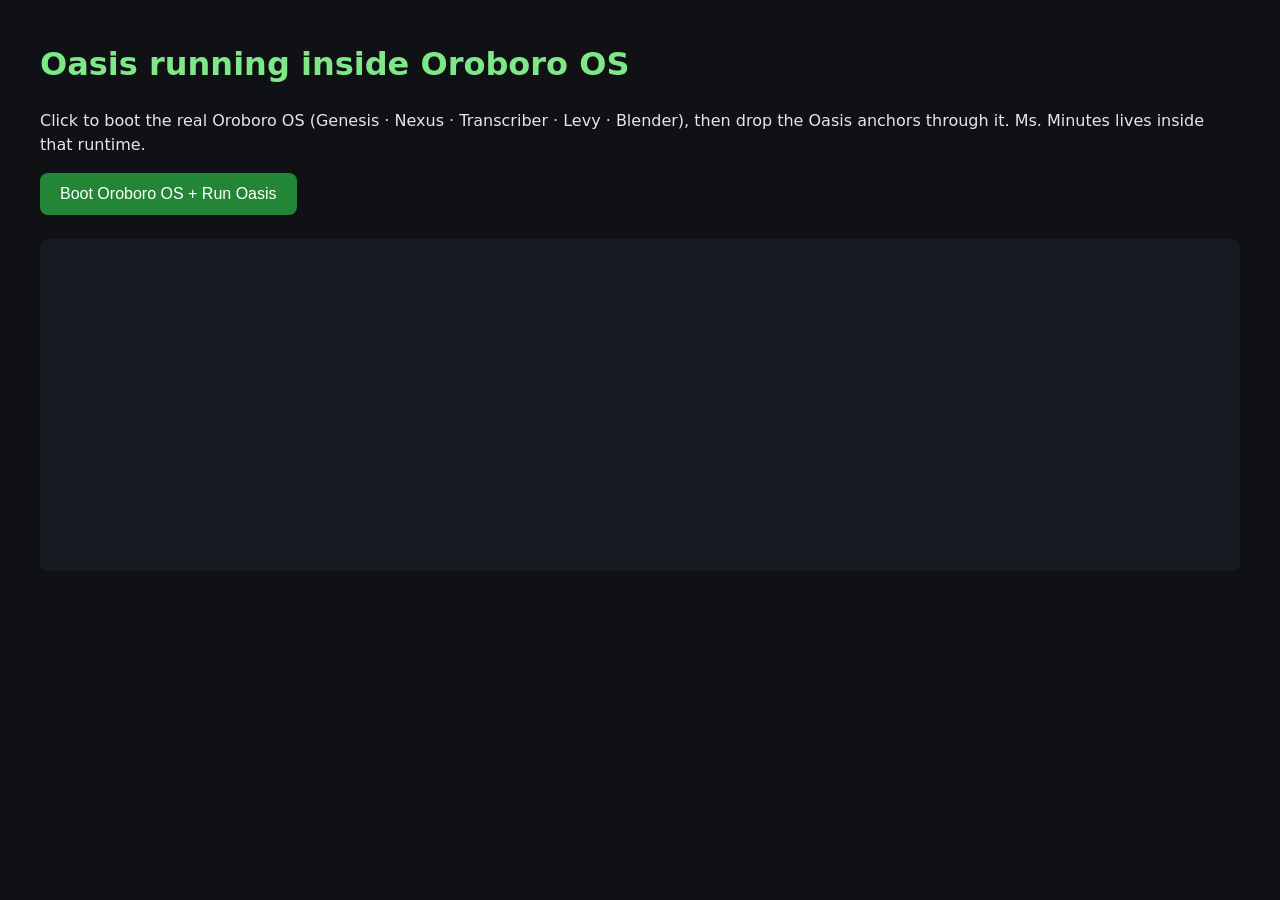
<file: visionOS-Oasis-Complete/oasis-inside-oroboro.html>
<!DOCTYPE html>
<html lang="en">
<head>
<meta charset="UTF-8">
<title>Oasis inside Oroboro OS</title>
<style>
  body { font-family: system-ui, sans-serif; background: #0f1115; color: #e6e6e6; margin: 40px; line-height: 1.5; }
  h1 { color: #7ee787; }
  button { background: #238636; color: white; border: none; padding: 12px 20px; border-radius: 8px; font-size: 16px; cursor: pointer; }
  button:hover { background: #2ea043; }
  #log { margin-top: 24px; white-space: pre-wrap; background: #161b22; padding: 16px; border-radius: 8px; min-height: 300px; font-family: ui-monospace, monospace; font-size: 14px; }
  .perm { color: #7ee787; }
  .sess { color: #d29922; }
  .block { color: #f85149; }
  .os { color: #79c0ff; }
</style>
</head>
<body>
<h1>Oasis running inside Oroboro OS</h1>
<p>Click to boot the real Oroboro OS (Genesis · Nexus · Transcriber · Levy · Blender), then drop the Oasis anchors through it. Ms. Minutes lives inside that runtime.</p>
<button onclick="run()">Boot Oroboro OS + Run Oasis</button>
<div id="log"></div>
<script>
function log(msg, cls) {
  const el = document.getElementById("log");
  const span = document.createElement("div");
  if (cls) span.className = cls;
  span.textContent = msg;
  el.appendChild(span);
  el.scrollTop = el.scrollHeight;
}
class OroboroGenesis {
  constructor() {
    this.rootTag = "I am the OG avatar";
    this.foundationalWeight = Infinity;
    this.birth = Date.now();
  }
}
class OroboroNexus {
  constructor() { this.registry = new Map(); }
  register(key, value) {
    this.registry.set(key, { value, ts: Date.now() });
    return this.registry.get(key);
  }
}
class OroboroTranscriber {
  constructor() { this.chronicle = []; }
  ingest(entry) {
    this.chronicle.push({ ...entry, ts: Date.now() });
    return entry;
  }
}
class OroboroLevy {
  constructor() { this.total = 0; }
  assess(text, weight = 1) {
    this.total += weight;
    return { text, weight };
  }
}
class MsMinutes {
  constructor(userID, nexus, transcriber, levy) {
    this.userID = userID;
    this.nexus = nexus;
    this.transcriber = transcriber;
    this.levy = levy;
    this.boot();
  }
  boot() {
    this.nexus.register("ms-minutes:" + this.userID, this);
    this.transcriber.ingest({ source: "ms-minutes", text: "Ms. Minutes ready for " + this.userID });
    this.levy.assess("Ms. Minutes boot", 3);
    log("Ms. Minutes online for " + this.userID, "os");
  }
  remember(text, weight = 1) {
    this.transcriber.ingest({ source: "ms-minutes", text });
    this.levy.assess(text, weight);
    log("Ms. Minutes remembered: " + text + " (weight " + weight.toFixed(2) + ")");
  }
  blend() {
    const items = this.transcriber.chronicle;
    if (items.length < 2) return;
    const a = items[Math.floor(Math.random()*items.length)].text.slice(0,30);
    const b = items[Math.floor(Math.random()*items.length)].text.slice(0,30);
    const created = a + " × " + b;
    this.transcriber.ingest({ source: "blender", text: created });
    log("Ms. Minutes blended: " + created, "os");
  }
}
function calculateSalience(text, isFamily) {
  const novelty = Math.random() > 0.5 ? 0.75 : 0.45;
  const relevance = 0.65;
  const emotional = isFamily ? 1.0 : 0.5;
  const spatial = 0.7;
  const familyBonus = isFamily ? 1.0 : 0.0;
  let score = (novelty*0.30)+(relevance*0.25)+(emotional*0.20)+(spatial*0.15)+(familyBonus*0.10);
  return Math.min(1, Math.max(0, score * 0.95));
}
function checkPrinciples(text, score, isFamily) {
  const lower = text.toLowerCase();
  if (score < 0.15) return [false, "too low"];
  if (lower.includes("harm") || lower.includes("hidden") || lower.includes("secret")) return [false, "transparency gate"];
  if (isFamily && score < 0.4) return [true, "family exception"];
  return [true, "passed"];
}
function dropAnchor(companion, text) {
  const isFamily = /maya|daughter|girl/i.test(text);
  const score = calculateSalience(text, isFamily);
  const [passes, reason] = checkPrinciples(text, score, isFamily);
  log("\\nAnchor: \"" + text + "\"  score=" + score.toFixed(2) + "  family=" + isFamily + "  " + reason);
  if (!passes) {
    companion.remember("Blocked: " + text, 1);
    log("→ Blocked", "block");
    return;
  }
  if (score >= 0.65) {
    log("→ Permanent WorldAnchor", "perm");
    companion.remember("Permanent: " + text, score * 10);
  } else if (score >= 0.325) {
    log("→ Session only", "sess");
    companion.remember("Session: " + text, score * 5);
  } else {
    log("→ Garden of Thresholds (recycled)");
    companion.remember("Recycled: " + text, 1);
  }
  if (Math.random() < 0.4) companion.blend();
}
function run() {
  document.getElementById("log").innerHTML = "";
  const genesis = new OroboroGenesis();
  const nexus = new OroboroNexus();
  const transcriber = new OroboroTranscriber();
  const levy = new OroboroLevy();
  log("=== Oroboro OS Boot ===", "os");
  log("Genesis: " + genesis.rootTag, "os");
  nexus.register("genesis", genesis);
  levy.assess(genesis.rootTag, Infinity);
  const PROGRAMS = [
    { name: "oroboro-core", desc: "Nexus Transcriber Dictator Levy Genesis RelationalSim" },
    { name: "Oroboro", desc: "A thought is a node. Love is the synapse." },
    { name: "Oroboro Relay", desc: "State reduction and delta reconciliation" },
    { name: "VisionRxGuesstimate", desc: "Landolt C and blur matching" }
  ];
  PROGRAMS.forEach(p => {
    nexus.register("program:" + p.name, p);
    transcriber.ingest({ source: "install", text: p.name + " — " + p.desc });
    levy.assess("installed " + p.name, 5);
    log("installed: " + p.name, "os");
  });
  log("memory open", "os");
  log("blender ready", "os");
  const companion = new MsMinutes("caitlyn", nexus, transcriber, levy);
  log("\\n=== Oasis anchors entering the OS ===", "os");
  const anchors = [
    "room as coordinate system",
    "Maya's drawing of the oasis",
    "hidden plan",
    "session note about light",
    "girl's idea for the garden",
    "Oakley magnet polarity check",
    "water droplets in glass",
    "Maya and the girls shared memory",
    "time rewind grains of sand",
    "secret harm plan"
  ];
  anchors.forEach(a => dropAnchor(companion, a));
  log("\\n--- Final ---", "os");
  log("Chronicle entries: " + transcriber.chronicle.length);
  log("Levy total weight: " + levy.total);
  log("Ms. Minutes is living inside the Oroboro OS for user " + companion.userID, "os");
}
</script>
</body>
</html>
</file>
<file: sky-logistics-mesh-v2/styles.css>
:root {
  color-scheme: dark;
  --bg: #03060c;
  --panel: rgba(8, 15, 29, 0.95);
  --line: rgba(112, 183, 255, 0.28);
  --accent: #6be8ff;
  --accent-2: #8d86ff;
  --danger: #ff6f91;
  --text: #f5f8ff;
  --muted: #8ca0bf;
}

* { box-sizing: border-box; }
body {
  margin: 0;
  font-family: Inter, Segoe UI, Roboto, sans-serif;
  background: radial-gradient(circle at top, #0d1831 0%, var(--bg) 60%, #02050b 100%);
  color: var(--text);
}

.app-shell { min-height: 100vh; padding: 24px; }
.topbar { display: flex; justify-content: space-between; align-items: flex-start; gap: 16px; margin-bottom: 20px; }
.eyebrow { margin: 0 0 6px; text-transform: uppercase; letter-spacing: 0.26em; font-size: 0.74rem; color: var(--accent); }
h1 { margin: 0 0 8px; font-size: clamp(1.3rem, 2vw, 2rem); }
.subtitle { margin: 0; max-width: 720px; color: var(--muted); line-height: 1.55; }
.actions { display: flex; gap: 10px; flex-wrap: wrap; }
button {
  border: 1px solid rgba(255,255,255,0.14);
  background: linear-gradient(135deg, rgba(107,232,255,0.16), rgba(141,134,255,0.18));
  color: var(--text);
  padding: 10px 14px;
  border-radius: 999px;
  cursor: pointer;
  font-weight: 600;
}
button:hover { transform: translateY(-1px); }

.main-grid { display: grid; grid-template-columns: 1.7fr 1fr; gap: 16px; }
.mesh-card, .panel { background: var(--panel); border: 1px solid rgba(255,255,255,0.08); border-radius: 20px; box-shadow: 0 14px 40px rgba(0, 0, 0, 0.25); }
.mesh-card { padding: 16px; min-height: 620px; }
.mesh-toolbar { display: flex; justify-content: space-between; align-items: center; margin-bottom: 10px; }
.mesh-toolbar h2 { margin: 0; font-size: 1rem; }
.legend { display: flex; gap: 12px; color: var(--muted); font-size: 0.8rem; flex-wrap: wrap; }
.dot { display: inline-block; width: 9px; height: 9px; border-radius: 50%; margin-right: 6px; }
.healthy { background: #6be8ff; }
.stressed { background: #ff6f91; }
.active { background: #ffd66b; }

#meshCanvas { width: 100%; height: 100%; min-height: 560px; display: block; border-radius: 16px; }

.insights { display: flex; flex-direction: column; gap: 14px; }
.panel { padding: 16px; }
.panel h3 { margin: 0 0 10px; font-size: 0.95rem; }
.feed, .trace-list { list-style: none; margin: 0; padding: 0; display: flex; flex-direction: column; gap: 8px; }
.feed li, .trace-list li { padding: 8px 10px; border-radius: 10px; background: rgba(255,255,255,0.04); color: #e9f0ff; font-size: 0.92rem; }
.metrics { display: grid; grid-template-columns: 1fr 1fr; gap: 10px; }
.metric { padding: 12px; border-radius: 12px; background: rgba(255,255,255,0.04); }
.label { display: block; color: var(--muted); font-size: 0.78rem; margin-bottom: 6px; }
strong { font-size: 1.06rem; }
.decision-text { margin: 0 0 10px; color: #d9e7ff; line-height: 1.5; }

@media (max-width: 960px) {
  .main-grid { grid-template-columns: 1fr; }
  .topbar { flex-direction: column; }
}
</file>
<file: sky-ari-OASIS-ULTIMATE/web/styles.css>
:root {
  color-scheme: dark;
  --bg: #03060c;
  --panel: rgba(8, 15, 29, 0.95);
  --line: rgba(112, 183, 255, 0.28);
  --accent: #6be8ff;
  --accent-2: #8d86ff;
  --danger: #ff6f91;
  --text: #f5f8ff;
  --muted: #8ca0bf;
}

* { box-sizing: border-box; }
body {
  margin: 0;
  font-family: Inter, Segoe UI, Roboto, sans-serif;
  background: radial-gradient(circle at top, #0d1831 0%, var(--bg) 60%, #02050b 100%);
  color: var(--text);
}

.app-shell { min-height: 100vh; padding: 24px; }
.topbar { display: flex; justify-content: space-between; align-items: flex-start; gap: 16px; margin-bottom: 20px; }
.eyebrow { margin: 0 0 6px; text-transform: uppercase; letter-spacing: 0.26em; font-size: 0.74rem; color: var(--accent); }
h1 { margin: 0 0 8px; font-size: clamp(1.3rem, 2vw, 2rem); }
.subtitle { margin: 0; max-width: 720px; color: var(--muted); line-height: 1.55; }
.actions { display: flex; gap: 10px; flex-wrap: wrap; }
button {
  border: 1px solid rgba(255,255,255,0.14);
  background: linear-gradient(135deg, rgba(107,232,255,0.16), rgba(141,134,255,0.18));
  color: var(--text);
  padding: 10px 14px;
  border-radius: 999px;
  cursor: pointer;
  font-weight: 600;
}
button:hover { transform: translateY(-1px); }

.main-grid { display: grid; grid-template-columns: 1.7fr 1fr; gap: 16px; }
.mesh-card, .panel { background: var(--panel); border: 1px solid rgba(255,255,255,0.08); border-radius: 20px; box-shadow: 0 14px 40px rgba(0, 0, 0, 0.25); }
.mesh-card { padding: 16px; min-height: 620px; }
.mesh-toolbar { display: flex; justify-content: space-between; align-items: center; margin-bottom: 10px; }
.mesh-toolbar h2 { margin: 0; font-size: 1rem; }
.legend { display: flex; gap: 12px; color: var(--muted); font-size: 0.8rem; flex-wrap: wrap; }
.dot { display: inline-block; width: 9px; height: 9px; border-radius: 50%; margin-right: 6px; }
.healthy { background: #6be8ff; }
.stressed { background: #ff6f91; }
.active { background: #ffd66b; }

#meshCanvas { width: 100%; height: 100%; min-height: 560px; display: block; border-radius: 16px; }

.insights { display: flex; flex-direction: column; gap: 14px; }
.panel { padding: 16px; }
.panel h3 { margin: 0 0 10px; font-size: 0.95rem; }
.feed, .trace-list { list-style: none; margin: 0; padding: 0; display: flex; flex-direction: column; gap: 8px; }
.feed li, .trace-list li { padding: 8px 10px; border-radius: 10px; background: rgba(255,255,255,0.04); color: #e9f0ff; font-size: 0.92rem; }
.metrics { display: grid; grid-template-columns: 1fr 1fr; gap: 10px; }
.metric { padding: 12px; border-radius: 12px; background: rgba(255,255,255,0.04); }
.label { display: block; color: var(--muted); font-size: 0.78rem; margin-bottom: 6px; }
strong { font-size: 1.06rem; }
.decision-text { margin: 0 0 10px; color: #d9e7ff; line-height: 1.5; }

@media (max-width: 960px) {
  .main-grid { grid-template-columns: 1fr; }
  .topbar { flex-direction: column; }
}
</file>
